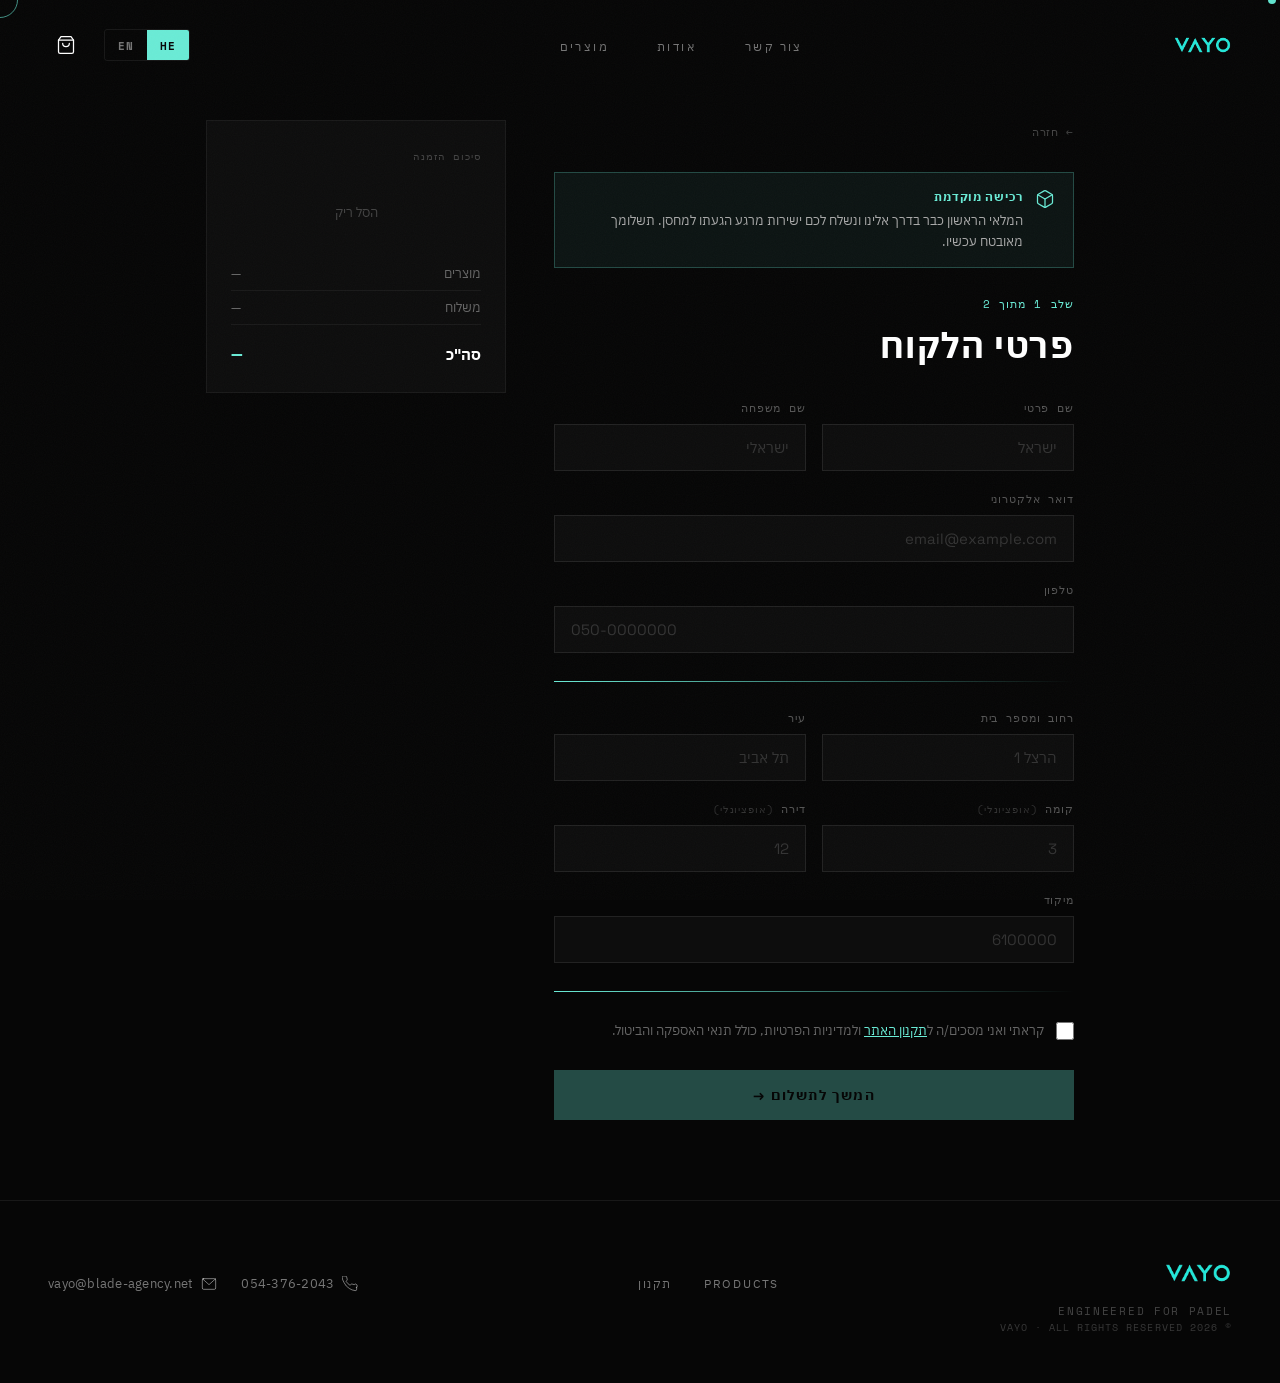
<file: html/pages/checkout.html>
<!DOCTYPE html>
<html lang="he" dir="rtl">
<head>
  <meta charset="UTF-8" />
  <meta name="viewport" content="width=device-width, initial-scale=1.0" />
  <title>פרטי הזמנה - VAYO</title>
  <link rel="stylesheet" href="../css/style.css?v=14" />
  <link rel="preconnect" href="https://fonts.googleapis.com" />
  <link rel="preconnect" href="https://fonts.gstatic.com" crossorigin />
  <link href="https://fonts.googleapis.com/css2?family=Space+Grotesk:wght@300;400;500;600;700&family=Space+Mono:wght@400;700&family=IBM+Plex+Sans+Hebrew:wght@300;400;500;700&display=swap" rel="stylesheet" />
  <!-- Meta Pixel Code -->
  <script>
  !function(f,b,e,v,n,t,s)
  {if(f.fbq)return;n=f.fbq=function(){n.callMethod?
  n.callMethod.apply(n,arguments):n.queue.push(arguments)};
  if(!f._fbq)f._fbq=n;n.push=n;n.loaded=!0;n.version='2.0';
  n.queue=[];t=b.createElement(e);t.async=!0;
  t.src=v;s=b.getElementsByTagName(e)[0];
  s.parentNode.insertBefore(t,s)}(window, document,'script',
  'https://connect.facebook.net/en_US/fbevents.js');
  fbq('init', '1798460304676639');
  fbq('track', 'PageView');
  </script>
  <noscript><img height="1" width="1" style="display:none"
  src="https://www.facebook.com/tr?id=1798460304676639&ev=PageView&noscript=1"
  /></noscript>
  <!-- End Meta Pixel Code -->
  <style>
    .checkout-wrap {
      min-height: 100vh;
      padding: 120px 24px 80px;
      display: flex;
      align-items: flex-start;
      justify-content: center;
      gap: 48px;
    }
    .checkout-form-col {
      flex: 1;
      max-width: 520px;
    }
    .checkout-summary-col {
      width: 300px;
      flex-shrink: 0;
    }
    @media (max-width: 860px) {
      .checkout-wrap { flex-direction: column; align-items: center; }
      .checkout-summary-col { width: 100%; max-width: 520px; order: -1; }
    }

    .checkout-eyebrow {
      font-family: 'Space Mono', monospace;
      font-size: 11px;
      letter-spacing: 0.1em;
      color: #6AEBD6;
      text-transform: uppercase;
      margin-bottom: 10px;
    }
    .checkout-title {
      font-size: clamp(1.6rem, 3.5vw, 2.2rem);
      font-weight: 700;
      color: #fff;
      letter-spacing: 0.04em;
      text-transform: uppercase;
      margin: 0 0 32px;
    }

    .form-group {
      margin-bottom: 20px;
    }
    .form-group label {
      display: block;
      font-family: 'Space Mono', monospace;
      font-size: 11px;
      letter-spacing: 0.08em;
      color: #555;
      text-transform: uppercase;
      margin-bottom: 8px;
    }
    .form-group input {
      width: 100%;
      background: #0d0d0d;
      border: 1px solid #222;
      color: #e8e8e8;
      font-family: 'Space Grotesk', 'IBM Plex Sans Hebrew', sans-serif;
      font-size: 15px;
      padding: 13px 16px;
      outline: none;
      transition: border-color 0.2s;
      box-sizing: border-box;
    }
    .form-group input:focus {
      border-color: #6AEBD6;
    }
    .form-group input::placeholder { color: #333; }

    .form-row {
      display: grid;
      grid-template-columns: 1fr 1fr;
      gap: 16px;
    }
    @media (max-width: 480px) { .form-row { grid-template-columns: 1fr; } }

    .checkout-divider {
      height: 1px;
      background: linear-gradient(90deg, #6AEBD6 0%, transparent 100%);
      margin: 28px 0;
    }

    .terms-check {
      display: flex;
      align-items: flex-start;
      gap: 12px;
      margin-bottom: 28px;
    }
    .terms-check input[type="checkbox"] {
      width: 18px;
      height: 18px;
      min-width: 18px;
      margin-top: 2px;
      accent-color: #6AEBD6;
      cursor: pointer;
    }
    .terms-check label {
      font-size: 13px;
      color: #666;
      line-height: 1.7;
      cursor: pointer;
    }
    .terms-check a {
      color: #6AEBD6;
      text-decoration: underline;
    }

    .btn-checkout {
      display: block;
      width: 100%;
      padding: 16px;
      background: #6AEBD6;
      color: #060606;
      font-family: 'Space Grotesk', 'IBM Plex Sans Hebrew', sans-serif;
      font-size: 14px;
      font-weight: 700;
      letter-spacing: 0.1em;
      text-transform: uppercase;
      border: none;
      cursor: pointer;
      transition: opacity 0.2s;
    }
    .btn-checkout:hover { opacity: 0.88; }
    .btn-checkout:disabled { opacity: 0.4; cursor: not-allowed; }

    /* ORDER SUMMARY */
    .summary-box {
      background: #0d0d0d;
      border: 1px solid #1a1a1a;
      padding: 28px 24px;
    }
    .summary-label {
      font-family: 'Space Mono', monospace;
      font-size: 10px;
      letter-spacing: 0.1em;
      color: #444;
      text-transform: uppercase;
      margin-bottom: 20px;
    }
    .summary-product {
      display: flex;
      gap: 14px;
      align-items: center;
      margin-bottom: 16px;
      padding-bottom: 16px;
      border-bottom: 1px solid #111;
    }
    .summary-product:last-of-type {
      border-bottom: none;
      margin-bottom: 0;
      padding-bottom: 0;
    }
    .summary-product img {
      width: 60px;
      height: 60px;
      object-fit: cover;
      background: #111;
    }
    .summary-product-info { flex: 1; }
    .summary-product-name {
      font-size: 12px;
      font-weight: 700;
      color: #fff;
      letter-spacing: 0.04em;
      text-transform: uppercase;
    }
    .summary-product-sub {
      font-family: 'Space Mono', monospace;
      font-size: 10px;
      color: #555;
      margin-top: 3px;
    }
    .summary-product-price {
      font-family: 'Space Mono', monospace;
      font-size: 13px;
      font-weight: 700;
      color: #6AEBD6;
      white-space: nowrap;
    }
    .summary-items { margin-bottom: 16px; }
    .summary-line {
      display: flex;
      justify-content: space-between;
      font-size: 13px;
      color: #666;
      padding: 8px 0;
      border-bottom: 1px solid #1a1a1a;
    }
    .summary-line:last-child { border-bottom: none; }
    .summary-total {
      display: flex;
      justify-content: space-between;
      padding: 16px 0 0;
      font-size: 15px;
      font-weight: 700;
      color: #fff;
      margin-top: 4px;
    }
    .summary-total span:last-child { color: #6AEBD6; }

    .summary-empty {
      font-size: 13px;
      color: #444;
      text-align: center;
      padding: 20px 0;
    }

    .checkout-back {
      display: inline-flex;
      align-items: center;
      gap: 6px;
      font-family: 'Space Mono', monospace;
      font-size: 11px;
      letter-spacing: 0.06em;
      color: #444;
      text-decoration: none;
      text-transform: uppercase;
      margin-bottom: 32px;
    }
    .checkout-back:hover { color: #6AEBD6; }

    .checkout-error {
      background: #1a0a0a;
      border: 1px solid #440000;
      color: #ff6666;
      font-size: 13px;
      padding: 12px 16px;
      margin-bottom: 20px;
      display: none;
    }

    .preorder-banner {
      background: rgba(106,235,214,0.06);
      border: 1px solid rgba(106,235,214,0.25);
      padding: 14px 18px;
      margin-bottom: 28px;
      display: flex;
      align-items: flex-start;
      gap: 12px;
    }
    .preorder-banner-icon { font-size: 20px; flex-shrink: 0; margin-top: 1px; }
    .preorder-banner-text { font-size: 13px; color: #aaa; line-height: 1.65; }
    .preorder-banner-text strong { color: #6AEBD6; display: block; margin-bottom: 3px; font-size: 12px; letter-spacing: 0.06em; text-transform: uppercase; }
  </style>
</head>
<body>

  <!-- CURSOR -->
  <div class="cursor-dot"></div>
  <div class="cursor-ring"></div>

  <!-- NAV -->
  <nav>
    <a href="../index.html" class="nav-logo">
      <img src="../images/vayo-logo.png" alt="VAYO" class="nav-logo-img" />
    </a>
    <ul class="nav-center">
      <li><a href="../index.html#products" data-i18n="nav_products">Products</a></li>
      <li><a href="../index.html#about" data-i18n="nav_about">About</a></li>
      <li><a href="../index.html#contact" data-i18n="nav_contact">Contact</a></li>
    </ul>
    <div class="nav-right">
      <button class="hamburger" aria-label="Menu">
        <span></span><span></span><span></span>
      </button>
      <div class="lang-toggle">
        <button class="lang-btn" data-lang="en">EN</button>
        <button class="lang-btn active" data-lang="he">HE</button>
      </div>
    </div>
  </nav>

  <div class="mobile-menu">
    <a href="../index.html#products" data-i18n="nav_products">Products</a>
    <a href="../index.html#about" data-i18n="nav_about">About</a>
    <a href="../index.html#contact" data-i18n="nav_contact">Contact</a>
    <div class="mobile-lang">
      <button class="lang-btn" data-lang="en">EN</button>
      <button class="lang-btn active" data-lang="he">HE</button>
    </div>
  </div>

  <div class="checkout-wrap">

    <!-- FORM -->
    <div class="checkout-form-col">
      <a href="javascript:history.back()" class="checkout-back">← חזרה</a>

      <div class="preorder-banner">
        <div class="preorder-banner-icon"><svg width="20" height="20" viewBox="0 0 24 24" fill="none" stroke="#6AEBD6" stroke-width="1.5" stroke-linecap="round" stroke-linejoin="round"><path d="M21 16V8a2 2 0 00-1-1.73l-7-4a2 2 0 00-2 0l-7 4A2 2 0 003 8v8a2 2 0 001 1.73l7 4a2 2 0 002 0l7-4A2 2 0 0021 16z"/><polyline points="3.27,6.96 12,12.01 20.73,6.96"/><line x1="12" y1="22.08" x2="12" y2="12"/></svg></div>
        <div class="preorder-banner-text">
          <strong>רכישה מוקדמת</strong>
          המלאי הראשון כבר בדרך אלינו ונשלח לכם ישירות מרגע הגעתו למחסן. תשלומך מאובטח עכשיו.
        </div>
      </div>

      <div class="checkout-eyebrow">שלב 1 מתוך 2</div>
      <h1 class="checkout-title">פרטי הלקוח</h1>

      <div class="checkout-error" id="checkout-error"></div>

      <form id="checkout-form" novalidate>
        <div class="form-row">
          <div class="form-group">
            <label for="fname">שם פרטי</label>
            <input type="text" id="fname" name="fname" placeholder="ישראל" required />
          </div>
          <div class="form-group">
            <label for="lname">שם משפחה</label>
            <input type="text" id="lname" name="lname" placeholder="ישראלי" required />
          </div>
        </div>

        <div class="form-group">
          <label for="email">דואר אלקטרוני</label>
          <input type="email" id="email" name="email" placeholder="email@example.com" required />
        </div>

        <div class="form-group">
          <label for="phone">טלפון</label>
          <input type="tel" id="phone" name="phone" placeholder="050-0000000" required />
        </div>

        <div class="checkout-divider"></div>

        <div class="form-row">
          <div class="form-group">
            <label for="street">רחוב ומספר בית</label>
            <input type="text" id="street" name="street" placeholder="הרצל 1" required />
          </div>
          <div class="form-group">
            <label for="city">עיר</label>
            <input type="text" id="city" name="city" placeholder="תל אביב" required />
          </div>
        </div>

        <div class="form-row">
          <div class="form-group">
            <label for="floor">קומה <span style="color:#333;font-size:10px;">(אופציונלי)</span></label>
            <input type="text" id="floor" name="floor" placeholder="3" />
          </div>
          <div class="form-group">
            <label for="apt">דירה <span style="color:#333;font-size:10px;">(אופציונלי)</span></label>
            <input type="text" id="apt" name="apt" placeholder="12" />
          </div>
        </div>

        <div class="form-group">
          <label for="zip">מיקוד</label>
          <input type="text" id="zip" name="zip" placeholder="6100000" required />
        </div>

        <div class="checkout-divider"></div>

        <div class="terms-check">
          <input type="checkbox" id="terms-agree" required />
          <label for="terms-agree">
            קראתי ואני מסכים/ה ל<a href="terms.html" target="_blank">תקנון האתר</a> ולמדיניות הפרטיות, כולל תנאי האספקה והביטול.
          </label>
        </div>

        <button type="submit" class="btn-checkout" id="btn-checkout" disabled>
          המשך לתשלום →
        </button>
      </form>
    </div>

    <!-- ORDER SUMMARY -->
    <div class="checkout-summary-col">
      <div class="summary-box">
        <div class="summary-label">סיכום הזמנה</div>

        <div id="summary-items" class="summary-items">
          <!-- populated by JS -->
        </div>

        <div id="summary-divider" style="height:1px;background:#1a1a1a;margin:16px 0;"></div>

        <div class="summary-line">
          <span>מוצרים</span>
          <span id="summary-price">—</span>
        </div>
        <div class="summary-line">
          <span>משלוח</span>
          <span id="summary-shipping">30 ₪</span>
        </div>
        <div class="summary-total">
          <span>סה"כ</span>
          <span id="summary-total">—</span>
        </div>
      </div>
    </div>

  </div>

  <!-- FOOTER -->
  <footer>
    <div class="footer-inner">
      <div>
        <img src="../images/vayo-logo.png" alt="VAYO" class="footer-logo-img" />
        <div class="footer-sub mono-el">Engineered for Padel</div>
      </div>
      <div class="footer-links">
        <a href="../index.html#products">Products</a>
        <a href="terms.html">תקנון</a>
      </div>
      <div class="footer-contact">
        <a href="tel:0543762043" class="footer-email"><svg width="16" height="16" viewBox="0 0 24 24" fill="none" stroke="currentColor" stroke-width="1.5" stroke-linecap="round" stroke-linejoin="round"><path d="M22 16.92v3a2 2 0 01-2.18 2 19.79 19.79 0 01-8.63-3.07A19.5 19.5 0 013.07 9.8a19.79 19.79 0 01-3.07-8.63A2 2 0 012 0h3a2 2 0 012 1.72c.127.96.361 1.903.7 2.81a2 2 0 01-.45 2.11L6.09 7.91a16 16 0 006 6l1.27-1.27a2 2 0 012.11-.45c.907.339 1.85.573 2.81.7A2 2 0 0122 16.92z"/></svg><span>054-376-2043</span></a>
        <a href="mailto:vayo@blade-agency.net" class="footer-email"><svg width="16" height="16" viewBox="0 0 24 24" fill="none" stroke="currentColor" stroke-width="1.5" stroke-linecap="round" stroke-linejoin="round"><rect x="2" y="4" width="20" height="16" rx="2"/><polyline points="2,4 12,13 22,4"/></svg><span>vayo@blade-agency.net</span></a>
      </div>
    </div>
    <div class="footer-copy mono-el">© 2026 VAYO · ALL RIGHTS RESERVED</div>
  </footer>

  <script src="../js/main.js?v=6"></script>
  <script src="../js/cart.js"></script>
  <script>
    // ── Cart summary ──────────────────────────────────────
    const cart = JSON.parse(localStorage.getItem('vayo-cart') || '[]');
    const SHIPPING = 30;

    function buildSummary() {
      const container = document.getElementById('summary-items');
      const btn       = document.getElementById('btn-checkout');

      if (cart.length === 0) {
        container.innerHTML = '<div class="summary-empty">הסל ריק</div>';
        document.getElementById('summary-price').textContent = '—';
        document.getElementById('summary-total').textContent = '—';
        document.getElementById('summary-shipping').textContent = '—';
        document.getElementById('summary-divider').style.display = 'none';
        // Keep btn disabled regardless of checkbox
        btn.disabled = true;
        btn.style.opacity = '0.3';
        return;
      }

      let subtotal = 0;
      let html = '';
      for (const item of cart) {
        const lineTotal = item.price * item.qty;
        subtotal += lineTotal;
        html += `
          <div class="summary-product">
            <img src="${item.img || '../images/vayo-logo.png'}" alt="${item.name}" />
            <div class="summary-product-info">
              <div class="summary-product-name">${item.name}</div>
              <div class="summary-product-sub">${item.variant ? item.variant + ' · ' : ''}כמות: ${item.qty}</div>
            </div>
            <div class="summary-product-price">${lineTotal} ₪</div>
          </div>`;
      }
      container.innerHTML = html;
      document.getElementById('summary-price').textContent    = subtotal + ' ₪';
      document.getElementById('summary-shipping').textContent = SHIPPING + ' ₪';
      document.getElementById('summary-total').textContent    = (subtotal + SHIPPING) + ' ₪';
    }

    buildSummary();

    // ── Enable submit only when checkbox checked + cart not empty ──
    const checkbox = document.getElementById('terms-agree');
    const btn      = document.getElementById('btn-checkout');
    checkbox.addEventListener('change', () => {
      btn.disabled = !checkbox.checked || cart.length === 0;
    });

    // ── Form submit → Morning payment ─────────────────────
    document.getElementById('checkout-form').addEventListener('submit', async function(e) {
      e.preventDefault();

      if (cart.length === 0) return;

      const errorEl = document.getElementById('checkout-error');
      errorEl.style.display = 'none';

      btn.disabled     = true;
      btn.textContent  = 'מעבד...';

      const fname  = document.getElementById('fname').value.trim();
      const lname  = document.getElementById('lname').value.trim();
      const email  = document.getElementById('email').value.trim();
      const phone  = document.getElementById('phone').value.trim();
      const street = document.getElementById('street').value.trim();
      const city   = document.getElementById('city').value.trim();

      if (!fname || !lname || !email || !phone || !street || !city || !document.getElementById('zip').value.trim()) {
        errorEl.textContent   = 'יש למלא את כל השדות הנדרשים.';
        errorEl.style.display = 'block';
        btn.disabled    = false;
        btn.textContent = 'המשך לתשלום →';
        return;
      }

      try {
        const res = await fetch('/api/payment', {
          method:  'POST',
          headers: { 'Content-Type': 'application/json' },
          body: JSON.stringify({
            items:    cart,
            customer: {
              name:    fname + ' ' + lname,
              email:   email,
              phone:   phone,
              address: [street, city, document.getElementById('floor').value.trim() ? 'קומה ' + document.getElementById('floor').value.trim() : '', document.getElementById('apt').value.trim() ? 'דירה ' + document.getElementById('apt').value.trim() : '', document.getElementById('zip').value.trim()].filter(Boolean).join(', ')
            }
          })
        });

        const data = await res.json();

        if (data.url) {
          // Save order ID so success page can confirm
          if (data.order) sessionStorage.setItem('vayo-order', data.order);
          window.location.href = data.url;
        } else {
          errorEl.textContent   = 'שגיאה בעיבוד התשלום. אנא נסה שוב.';
          errorEl.style.display = 'block';
          btn.disabled    = false;
          btn.textContent = 'המשך לתשלום →';
        }
      } catch (err) {
        errorEl.textContent   = 'שגיאת חיבור. בדוק חיבור לאינטרנט ונסה שוב.';
        errorEl.style.display = 'block';
        btn.disabled    = false;
        btn.textContent = 'המשך לתשלום →';
      }
    });
  </script>
</body>
</html>
</file>
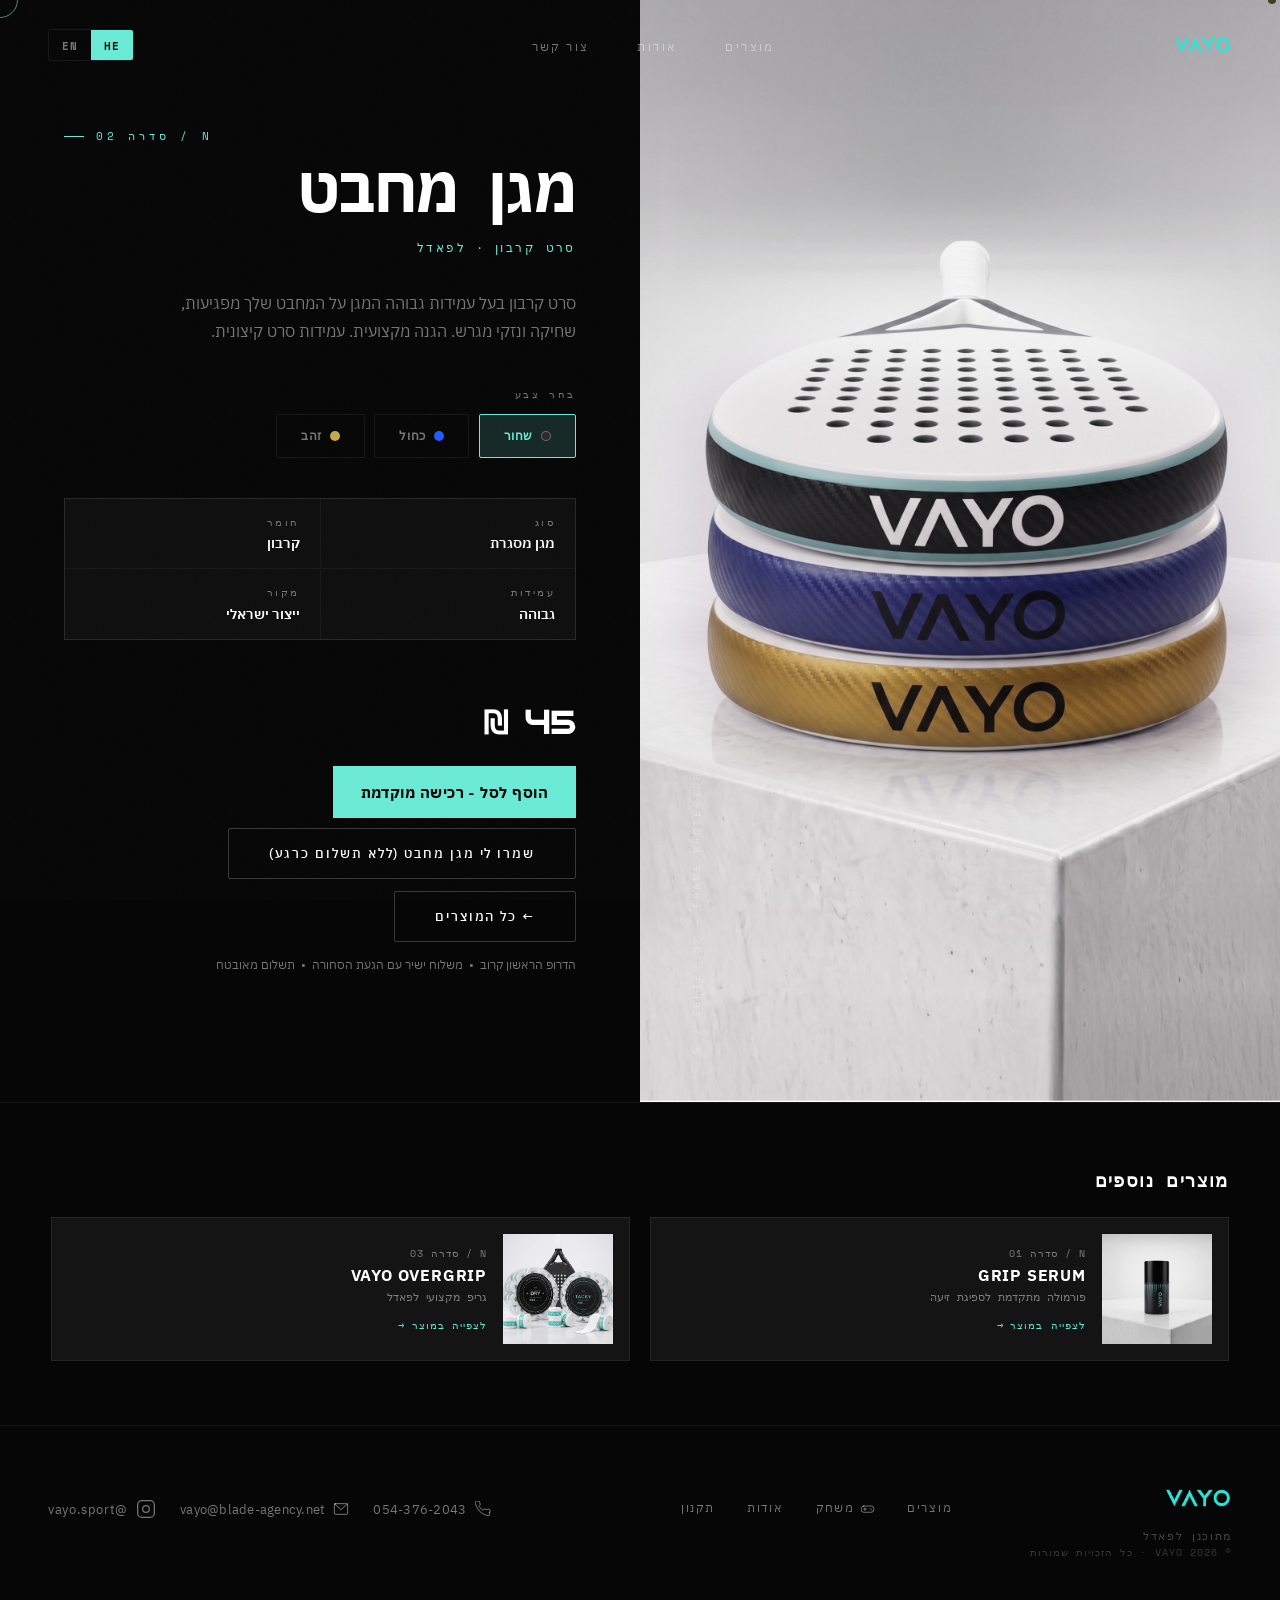
<file: html/pages/frame-protector.html>
<!DOCTYPE html>
<html lang="en">
<head>
  <meta charset="UTF-8" />
  <meta name="viewport" content="width=device-width, initial-scale=1.0" />
  <title>FRAME PROTECTOR - VAYO</title>
  <link rel="stylesheet" href="../css/style.css" />
  <link rel="preconnect" href="https://fonts.googleapis.com" />
  <link rel="preconnect" href="https://fonts.gstatic.com" crossorigin />
  <link href="https://fonts.googleapis.com/css2?family=Space+Grotesk:wght@300;400;500;600;700&family=Space+Mono:wght@400;700&family=IBM+Plex+Sans+Hebrew:wght@300;400;500;700&display=swap" rel="stylesheet" />
  <!-- Meta Pixel Code -->
  <script>
  !function(f,b,e,v,n,t,s)
  {if(f.fbq)return;n=f.fbq=function(){n.callMethod?
  n.callMethod.apply(n,arguments):n.queue.push(arguments)};
  if(!f._fbq)f._fbq=n;n.push=n;n.loaded=!0;n.version='2.0';
  n.queue=[];t=b.createElement(e);t.async=!0;
  t.src=v;s=b.getElementsByTagName(e)[0];
  s.parentNode.insertBefore(t,s)}(window, document,'script',
  'https://connect.facebook.net/en_US/fbevents.js');
  fbq('init', '1798460304676639');
  fbq('track', 'PageView');
  </script>
  <noscript><img height="1" width="1" style="display:none"
  src="https://www.facebook.com/tr?id=1798460304676639&ev=PageView&noscript=1"
  /></noscript>
  <!-- End Meta Pixel Code -->
</head>
<body>

  <div class="cursor-dot"></div>
  <div class="cursor-ring"></div>

  <!-- NAV -->
  <nav>
    <a href="../index.html" class="nav-logo"><img src="../images/vayo-logo.png" alt="VAYO" class="nav-logo-img" /></a>
    <ul class="nav-center">
      <li><a href="../index.html#contact" data-i18n="nav_contact">Contact</a></li>
      <li><a href="../index.html#about" data-i18n="nav_about">About</a></li>
      <li><a href="/padel/" class="nav-game-link" data-i18n="nav_game">משחק</a></li>
      <li><a href="../index.html#products" data-i18n="nav_products">Products</a></li>
    </ul>
    <div class="nav-right">
      <div class="lang-toggle">
        <button class="lang-btn" data-lang="en">EN</button>
        <button class="lang-btn active" data-lang="he">HE</button>
      </div>
      <button class="hamburger"><span></span><span></span><span></span></button>
    </div>
  </nav>
  <div class="mobile-menu">
    <a href="../index.html#products" data-i18n="nav_products">Products</a>
    <a href="/padel/" class="nav-game-link" data-i18n="nav_game"><svg width="15" height="15" viewBox="0 0 24 24" fill="none" stroke="currentColor" stroke-width="1.5" stroke-linecap="round" stroke-linejoin="round" style="vertical-align:middle;margin-bottom:2px"><rect x="2" y="8" width="20" height="10" rx="4"/><path d="M6 13h4M8 11v4"/><circle cx="16" cy="12" r="1" fill="currentColor" stroke="none"/><circle cx="18" cy="14" r="1" fill="currentColor" stroke="none"/></svg> משחק</a>
    <a href="../index.html#about" data-i18n="nav_about">About</a>
    <a href="../index.html#contact" data-i18n="nav_contact">Contact</a>
  </div>

  <!-- PRODUCT HERO -->
  <div class="prod-hero">
    <div class="prod-hero-visual">
      <img id="frame-img" src="../images/products/frame-general-h.jpg" alt="FRAME PROTECTOR" />
      <div class="prod-visual-label mono-el">N / SERIES 02 — FRAME PROTECTOR</div>
    </div>

    <div class="prod-hero-content">
      <div class="prod-series mono-el" data-i18n="fp_series">N / SERIES 02</div>
      <h1 class="prod-name" data-i18n="fp_name">FRAME<br/>PROTECTOR</h1>
      <div class="prod-subtitle mono-el" data-i18n="fp_sub">Carbon Tape · For Padel</div>
      <p class="prod-desc" data-i18n="fp_desc">
        High resistance carbon tape that shields your racket from impacts, abrasion and court damage. Pro protection. Extreme tape resistance.
      </p>

      <div class="pack-label-txt mono-el" data-i18n="color_lbl">Select Color</div>
      <div class="pack-btns color-btns">
        <button class="pack-btn active mono-el" data-color="black"><span class="color-dot" style="background:#2a2a2a;border:1px solid rgba(255,255,255,0.3);"></span><span data-i18n="col_black">BLACK</span></button>
        <button class="pack-btn mono-el" data-color="blue"><span class="color-dot" style="background:#1f5cff;"></span><span data-i18n="col_blue">BLUE</span></button>
        <button class="pack-btn mono-el" data-color="gold"><span class="color-dot" style="background:#c9a84c;"></span><span data-i18n="col_gold">GOLD</span></button>
      </div>

      <div class="prod-specs-grid">
        <div class="spec-cell">
          <div class="spec-k mono-el" data-i18n="sk_type">Type</div>
          <div class="spec-v" data-i18n="fp_sv_type">Frame Protector</div>
        </div>
        <div class="spec-cell">
          <div class="spec-k mono-el" data-i18n="sk_mat">Material</div>
          <div class="spec-v" data-i18n="fp_sv_mat">Carbon</div>
        </div>
        <div class="spec-cell">
          <div class="spec-k mono-el" data-i18n="fp_sk_res">Resistance</div>
          <div class="spec-v" data-i18n="fp_sv_res">High</div>
        </div>
        <div class="spec-cell">
          <div class="spec-k mono-el" data-i18n="sk_orig">Origin</div>
          <div class="spec-v" data-i18n="sv_orig">Made in IL</div>
        </div>
      </div>

      <!-- PRICE DISPLAY -->
      <div class="sr-price-row" style="margin-top: 1.5rem;">
        <span class="sr-launch-price">45 ₪</span>
      </div>

      <!-- BUTTONS -->
      <div class="buy-row" style="margin-top:1.5rem;flex-direction:column;gap:10px;align-items:flex-start;">
        <button class="btn-reserve" id="btn-preorder">הוסף לסל - רכישה מוקדמת</button>
        <div style="display:flex;gap:12px;align-items:center;flex-wrap:wrap;">
          <button class="btn-outline" id="btn-reserve" style="cursor:pointer;">שריין ללא תשלום</button>
          <a href="../index.html#products" class="btn-outline" data-i18n="btn_back">← All Products</a>
        </div>
      </div>
      <div class="sr-microcopy" id="sr-microcopy">הדרופ הראשון קרוב &nbsp;•&nbsp; משלוח ישיר עם הגעת הסחורה &nbsp;•&nbsp; תשלום מאובטח</div>
    </div>
  </div>

  <!-- RESERVE MODAL -->
  <div class="sr-overlay" id="sr-overlay">
    <div class="sr-modal" role="dialog" aria-modal="true">
      <button class="sr-modal-close" id="sr-close" aria-label="סגור">✕</button>

      <div id="sr-form-wrap">
        <h2 class="sr-modal-title" id="sr-modal-title">שריינו מגן מחבט מהמלאי הבא – שלמו רק כשיגיע</h2>
        <p class="sr-modal-sub" id="sr-modal-sub">בגלל הביקוש והמלאי המוגבל של הדרופ הקרוב, שריינו לעצמכם מגן מחבט עכשיו ללא שום התחייבות כספית. ברגע שהמלאי יתחדש, תקבלו הודעת וואטסאפ עם לינק לתשלום במחיר ההשקה המוזל לפני כולם.</p>

        <form id="sr-form" novalidate>
          <div class="sr-field">
            <label class="sr-label" id="lbl-name">שם מלא *</label>
            <input class="sr-input" id="sr-name" type="text" autocomplete="name" />
            <div class="sr-err" id="err-name"></div>
          </div>
          <div class="sr-field">
            <label class="sr-label" id="lbl-phone">טלפון / וואטסאפ *</label>
            <input class="sr-input" id="sr-phone" type="tel" autocomplete="tel" inputmode="tel" />
            <div class="sr-err" id="err-phone"></div>
          </div>
          <div class="sr-field">
            <label class="sr-label" id="lbl-email">אימייל *</label>
            <input class="sr-input" id="sr-email" type="email" autocomplete="email" inputmode="email" />
            <div class="sr-err" id="err-email"></div>
          </div>
          <div class="sr-field">
            <label class="sr-label" id="lbl-color">צבע</label>
            <div class="sr-modal-pills" id="mpills-color">
              <button type="button" class="sr-modal-pill active" data-color="black" id="mpill-black">BLACK</button>
              <button type="button" class="sr-modal-pill" data-color="blue" id="mpill-blue">BLUE</button>
              <button type="button" class="sr-modal-pill" data-color="gold" id="mpill-gold">GOLD</button>
            </div>
          </div>
          <button type="submit" class="btn-reserve-submit" id="sr-submit">שריינו לי מגן מחבט</button>
        </form>
      </div>

      <div class="sr-success" id="sr-success">
        <div class="sr-success-icon"><svg width="44" height="44" viewBox="0 0 44 44" fill="none" stroke="#6AEBD6" stroke-width="2" stroke-linecap="round" stroke-linejoin="round"><circle cx="22" cy="22" r="18"/><polyline points="14,22 20,28 30,16"/></svg></div>
        <h3 class="sr-success-title" id="sr-success-title">מגן המחבט שלך שוריין בהצלחה!</h3>
        <p class="sr-success-msg" id="sr-success-msg">אין צורך לשלם כרגע. נעדכן אותך בוואטסאפ ברגע שהמלאי יתחדש עם הלינק להזמנה במחיר המוזל.</p>
      </div>
    </div>
  </div>

  <!-- RELATED PRODUCTS -->
  <section class="related-section">
    <div class="related-eyebrow mono-el" data-i18n="rel_title">More Products</div>
    <div class="related-grid">
      <a href="serum.html" class="related-card">
        <img src="../images/products/serum.jpg" alt="GRIP SERUM" class="related-card-img" onerror="this.style.display='none'" />
        <div class="related-card-body">
          <div class="related-card-series mono-el" data-i18n="p3_series">N / SERIES 01</div>
          <div class="related-card-name" data-i18n="p3_name">GRIP SERUM</div>
          <div class="related-card-sub mono-el" data-i18n="p3_sub">Anti-Slip Formula</div>
          <div class="related-card-link mono-el"><span data-i18n="p3_link">View Product</span> →</div>
        </div>
      </a>
      <a href="grip.html" class="related-card">
        <img src="../images/products/grip-general-h.jpg" alt="VAYO Overgrip" class="related-card-img" />
        <div class="related-card-body">
          <div class="related-card-series mono-el" data-i18n="p1_series">N / SERIES 03</div>
          <div class="related-card-name" data-i18n="p1_name">VAYO Overgrip</div>
          <div class="related-card-sub mono-el" data-i18n="p1_sub">Pro Padel Overgrip</div>
          <div class="related-card-link mono-el"><span data-i18n="p1_link">View Product</span> →</div>
        </div>
      </a>
    </div>
  </section>

  <!-- FOOTER -->
  <footer>
    <div class="footer-inner">
      <div>
        <img src="../images/vayo-logo.png" alt="VAYO" class="footer-logo-img" />
        <div class="footer-sub mono-el" data-i18n="footer_sub">Engineered for Padel</div>
      </div>
      <div class="footer-links">
        <a href="../index.html#products" data-i18n="f_products">Products</a>
        <a href="/padel/" class="nav-game-link" data-i18n="nav_game"><svg width="15" height="15" viewBox="0 0 24 24" fill="none" stroke="currentColor" stroke-width="1.5" stroke-linecap="round" stroke-linejoin="round" style="vertical-align:middle;margin-bottom:2px"><rect x="2" y="8" width="20" height="10" rx="4"/><path d="M6 13h4M8 11v4"/><circle cx="16" cy="12" r="1" fill="currentColor" stroke="none"/><circle cx="18" cy="14" r="1" fill="currentColor" stroke="none"/></svg> משחק</a>
    <a href="../index.html#about" data-i18n="f_about">About</a>
        <a href="terms.html" data-i18n="f_terms">תקנון</a>
      </div>
      <div class="footer-contact">
        <a href="tel:0543762043" class="footer-email"><svg width="16" height="16" viewBox="0 0 24 24" fill="none" stroke="currentColor" stroke-width="1.5" stroke-linecap="round" stroke-linejoin="round"><path d="M22 16.92v3a2 2 0 01-2.18 2 19.79 19.79 0 01-8.63-3.07A19.5 19.5 0 013.07 9.8a19.79 19.79 0 01-3.07-8.63A2 2 0 012 0h3a2 2 0 012 1.72c.127.96.361 1.903.7 2.81a2 2 0 01-.45 2.11L6.09 7.91a16 16 0 006 6l1.27-1.27a2 2 0 012.11-.45c.907.339 1.85.573 2.81.7A2 2 0 0122 16.92z"/></svg><span>054-376-2043</span></a>
        <a href="mailto:vayo@blade-agency.net" class="footer-email"><svg width="16" height="16" viewBox="0 0 24 24" fill="none" stroke="currentColor" stroke-width="1.5" stroke-linecap="round" stroke-linejoin="round"><rect x="2" y="4" width="20" height="16" rx="2"/><polyline points="2,4 12,13 22,4"/></svg><span>vayo@blade-agency.net</span></a>
        <a href="https://www.instagram.com/vayo.sport/" target="_blank" rel="noopener noreferrer" class="footer-instagram"><svg width="20" height="20" viewBox="0 0 24 24" fill="none" stroke="currentColor" stroke-width="1.5" stroke-linecap="round" stroke-linejoin="round"><rect x="2" y="2" width="20" height="20" rx="5" ry="5"/><circle cx="12" cy="12" r="4"/><circle cx="17.5" cy="6.5" r="0.5" fill="currentColor" stroke="none"/></svg><span>@vayo.sport</span></a>
      </div>
      </div>
      <div class="footer-copy mono-el" data-i18n="footer_copy">© 2026 VAYO · ALL RIGHTS RESERVED</div>
    </div>
  </footer>

  <style>
    /* ── Price Row ── */
    .sr-price-row { display: flex; align-items: baseline; gap: 0.75rem; margin-top: 1.25rem; }
    .sr-launch-price { font-size: 2rem; font-weight: 700; color: var(--white); font-family: var(--azonix); }
    .sr-launch-tag { font-size: 0.65rem; letter-spacing: 0.15em; color: var(--teal); text-transform: uppercase; }

    /* ── Reserve Button ── */
    .btn-reserve {
      display: inline-block; padding: 1rem 1.75rem; background: var(--teal);
      color: var(--black); font-family: var(--font); font-size: 0.95rem;
      font-weight: 700; letter-spacing: 0.03em; border: none; cursor: pointer;
      transition: opacity .2s; white-space: nowrap;
    }
    .btn-reserve:hover { opacity: 0.88; }
    .sr-microcopy { font-size: 0.72rem; color: var(--gray); margin-top: 0.85rem; line-height: 1.6; }

    /* ── Modal Overlay ── */
    .sr-overlay {
      display: none; position: fixed; inset: 0; background: rgba(0,0,0,0.82);
      z-index: 999; align-items: center; justify-content: center; padding: 1rem;
    }
    .sr-overlay.open { display: flex; }
    .sr-modal {
      position: relative; background: var(--dark); border: 1px solid var(--border);
      width: 100%; max-width: 520px; max-height: 90vh; overflow-y: auto;
      padding: 2.5rem 2rem; direction: rtl;
    }
    .sr-modal-close {
      position: absolute; top: 1rem; left: 1rem; background: none; border: none;
      color: var(--gray); font-size: 1.2rem; cursor: pointer; line-height: 1;
    }
    .sr-modal-close:hover { color: var(--white); }
    .sr-modal-title { font-size: 1.2rem; font-weight: 700; line-height: 1.4; margin-bottom: 0.75rem; }
    .sr-modal-sub { font-size: 0.85rem; color: var(--gray); line-height: 1.7; margin-bottom: 1.75rem; }

    /* ── Form ── */
    .sr-field { margin-bottom: 1.1rem; }
    .sr-label { display: block; font-size: 0.72rem; letter-spacing: 0.12em; color: var(--gray); margin-bottom: 0.4rem; font-family: var(--mono); }
    .sr-input {
      width: 100%; background: var(--card); border: 1px solid var(--border);
      color: var(--white); font-family: var(--font); font-size: 0.95rem;
      padding: 0.75rem 1rem; outline: none; direction: rtl; transition: border-color .2s;
    }
    .sr-input:focus { border-color: var(--teal); }
    .sr-input.invalid { border-color: #ff4d4d; }
    .sr-err { font-size: 0.72rem; color: #ff6b6b; margin-top: 0.3rem; min-height: 1em; }
    .sr-modal-pills { display: flex; gap: 0.6rem; flex-wrap: wrap; }
    .sr-modal-pill {
      padding: 0.55rem 1rem; border: 1px solid var(--border); background: var(--dark);
      color: var(--white); font-family: var(--font); font-size: 0.85rem;
      cursor: pointer; transition: border-color .2s, background .2s;
    }
    .sr-modal-pill:hover { border-color: var(--teal); }
    .sr-modal-pill.active { border-color: var(--teal); background: var(--teal-mid); color: var(--teal); }
    .btn-reserve-submit {
      width: 100%; margin-top: 1.25rem; padding: 1rem; background: var(--teal);
      color: var(--black); font-family: var(--font); font-size: 1rem;
      font-weight: 700; border: none; cursor: pointer; transition: opacity .2s;
    }
    .btn-reserve-submit:hover { opacity: 0.88; }
    .btn-reserve-submit:disabled { opacity: 0.5; cursor: not-allowed; }

    /* ── Success State ── */
    .sr-success { display: none; text-align: center; padding: 1rem 0; }
    .sr-success-icon { font-size: 3rem; margin-bottom: 1rem; }
    .sr-success-title { font-size: 1.25rem; font-weight: 700; margin-bottom: 0.75rem; color: var(--teal); }
    .sr-success-msg { font-size: 0.9rem; color: var(--gray); line-height: 1.7; }

    @media (max-width: 480px) {
      .sr-modal { padding: 2rem 1.25rem; }
      .sr-launch-price { font-size: 1.6rem; }
    }
  </style>

  <script src="../js/main.js"></script>
  <script>
    const pageT = {
      en: {
        fp_series:"N / SERIES 02", fp_name:"FRAME\nPROTECTOR", fp_sub:"Carbon Tape · For Padel",
        fp_desc:"High resistance carbon tape that shields your racket from impacts, abrasion and court damage. Pro protection. Extreme tape resistance.",
        sk_type:"Type", fp_sv_type:"Frame Protector",
        sk_mat:"Material", fp_sv_mat:"Carbon",
        fp_sk_res:"Resistance", fp_sv_res:"High",
        sk_orig:"Origin", sv_orig:"Made in IL",
        color_lbl:"Select Color", col_black:"BLACK", col_blue:"BLUE", col_gold:"GOLD",
        btn_back:"← All Products",
        footer_sub:"Engineered for Padel", f_products:"Products", f_about:"About", f_contact:"Contact",
        footer_copy:"© 2026 VAYO · ALL RIGHTS RESERVED",
        nav_products:"Products", nav_about:"About", nav_contact:"Contact",
      },
      he: {
        fp_series:"N / סדרה 02", fp_name:"מגן\nמחבט", fp_sub:"סרט קרבון · לפאדל",
        fp_desc:"סרט קרבון בעל עמידות גבוהה המגן על המחבט שלך מפגיעות, שחיקה ונזקי מגרש. הגנה מקצועית. עמידות סרט קיצונית.",
        sk_type:"סוג", fp_sv_type:"מגן מסגרת",
        sk_mat:"חומר", fp_sv_mat:"קרבון",
        fp_sk_res:"עמידות", fp_sv_res:"גבוהה",
        sk_orig:"מקור", sv_orig:"ייצור ישראלי",
        color_lbl:"בחר צבע", col_black:"שחור", col_blue:"כחול", col_gold:"זהב",
        btn_back:"← כל המוצרים",
        footer_sub:"מתוכנן לפאדל", f_products:"מוצרים", f_about:"אודות", f_contact:"צור קשר",
        footer_copy:"© 2026 VAYO · כל הזכויות שמורות",
        nav_products:"מוצרים", nav_about:"אודות", nav_contact:"צור קשר",
      }
    };

    const reserveT = {
      en: {
        priceTag: '',
        reserveBtn: 'Reserve My Frame Protector (No Payment Now)',
        microcopy: 'First drop coming soon  •  Ships directly upon arrival  •  Secure payment',
        modalTitle: 'Reserve a Frame Protector From the Next Drop – Pay Only When It Arrives',
        modalSub: 'Due to high demand and limited stock in the upcoming drop, reserve yours now with no financial commitment. Once the stock arrives, you\'ll receive a WhatsApp message with a payment link at the exclusive launch price.',
        lblName: 'Full Name *', lblPhone: 'Phone / WhatsApp *', lblEmail: 'Email *', lblColor: 'Color',
        mpillBlack: 'BLACK', mpillBlue: 'BLUE', mpillGold: 'GOLD',
        submitBtn: 'Reserve My Frame Protector',
        successTitle: 'Your frame protector has been reserved!',
        successMsg: 'No payment needed now. We\'ll update you on WhatsApp the moment the stock arrives with your discounted order link.',
        errRequired: 'Required field', errPhone: 'Enter a valid phone number', errEmail: 'Enter a valid email',
      },
      he: {
        priceTag: '',
        reserveBtn: 'שמרו לי מגן מחבט (ללא תשלום כרגע)',
        microcopy: 'הדרופ הראשון קרוב \u00a0•\u00a0 משלוח ישיר עם הגעת הסחורה \u00a0•\u00a0 תשלום מאובטח',
        modalTitle: 'שריינו מגן מחבט מהמלאי הבא – שלמו רק כשיגיע',
        modalSub: 'בגלל הביקוש והמלאי המוגבל של הדרופ הקרוב, שריינו לעצמכם מגן מחבט עכשיו ללא שום התחייבות כספית. ברגע שהמלאי יתחדש, תקבלו הודעת וואטסאפ עם לינק לתשלום במחיר ההשקה המוזל לפני כולם.',
        lblName: 'שם מלא *', lblPhone: 'טלפון / וואטסאפ *', lblEmail: 'אימייל *', lblColor: 'צבע',
        mpillBlack: 'שחור', mpillBlue: 'כחול', mpillGold: 'זהב',
        submitBtn: 'שריינו לי מגן מחבט',
        successTitle: 'מגן המחבט שלך שוריין בהצלחה!',
        successMsg: 'אין צורך לשלם כרגע. נעדכן אותך בוואטסאפ ברגע שהמלאי יתחדש עם הלינק להזמנה במחיר המוזל.',
        errRequired: 'שדה חובה', errPhone: 'מספר טלפון לא תקין', errEmail: 'כתובת אימייל לא תקינה',
      }
    };

    const frameImgs = {
      desktop: { default: '../images/products/frame-general.jpg', black: '../images/products/frame-black.jpg', blue: '../images/products/frame-blue.jpg', gold: '../images/products/frame-gold.jpg' },
      mobile:  { default: '../images/products/frame-general-h.jpg', black: '../images/products/frame-black-h.jpg', blue: '../images/products/frame-blue-h.jpg', gold: '../images/products/frame-gold-h.jpg' }
    };

    let selectedColor = 'black';

    function applyReserveT(lang) {
      const t = reserveT[lang] || reserveT.he;
      const $ = id => document.getElementById(id);
      if ($('fp-price-tag'))   $('fp-price-tag').textContent   = t.priceTag;
      if ($('btn-reserve'))    $('btn-reserve').textContent    = t.reserveBtn;
      if ($('sr-microcopy'))   $('sr-microcopy').textContent   = t.microcopy;
      if ($('sr-modal-title')) $('sr-modal-title').textContent = t.modalTitle;
      if ($('sr-modal-sub'))   $('sr-modal-sub').textContent   = t.modalSub;
      if ($('lbl-name'))       $('lbl-name').textContent       = t.lblName;
      if ($('lbl-phone'))      $('lbl-phone').textContent      = t.lblPhone;
      if ($('lbl-email'))      $('lbl-email').textContent      = t.lblEmail;
      if ($('lbl-color'))      $('lbl-color').textContent      = t.lblColor;
      if ($('mpill-black'))    $('mpill-black').textContent    = t.mpillBlack;
      if ($('mpill-blue'))     $('mpill-blue').textContent     = t.mpillBlue;
      if ($('mpill-gold'))     $('mpill-gold').textContent     = t.mpillGold;
      if ($('sr-submit'))      $('sr-submit').textContent      = t.submitBtn;
      if ($('sr-success-title')) $('sr-success-title').textContent = t.successTitle;
      if ($('sr-success-msg'))   $('sr-success-msg').textContent  = t.successMsg;
    }

    function syncModalColor(color) {
      document.querySelectorAll('#mpills-color .sr-modal-pill').forEach(p => {
        p.classList.toggle('active', p.dataset.color === color);
      });
    }

    function closeModal() {
      document.getElementById('sr-overlay').classList.remove('open');
      document.body.style.overflow = '';
    }

    document.addEventListener('DOMContentLoaded', () => {
      Object.keys(pageT).forEach(l => Object.assign(translations[l], pageT[l]));
      const lang = localStorage.getItem('vayo-lang') || 'he';
      setLang(lang);
      applyReserveT(lang);

      document.querySelectorAll('.lang-btn').forEach(btn => {
        btn.addEventListener('click', () => applyReserveT(btn.dataset.lang));
      });

      if (window.innerWidth > 768) {
        document.getElementById('frame-img').src = '../images/products/frame-general.jpg';
      }

      // Color buttons on product page
      document.querySelectorAll('.color-btns .pack-btn').forEach(btn => {
        btn.addEventListener('click', () => {
          document.querySelectorAll('.color-btns .pack-btn').forEach(b => b.classList.remove('active'));
          btn.classList.add('active');
          selectedColor = btn.dataset.color;
          const img = document.getElementById('frame-img');
          const map = window.innerWidth <= 768 ? frameImgs.mobile : frameImgs.desktop;
          img.style.opacity = '0';
          setTimeout(() => { img.src = map[btn.dataset.color]; img.style.opacity = '1'; }, 200);
          syncModalColor(selectedColor);
        });
      });

      // Modal open/close
      document.getElementById('btn-reserve').addEventListener('click', () => {
        document.getElementById('sr-overlay').classList.add('open');
        document.body.style.overflow = 'hidden';
        syncModalColor(selectedColor);
      });
      document.getElementById('sr-close').addEventListener('click', closeModal);
      document.getElementById('sr-overlay').addEventListener('click', e => {
        if (e.target === document.getElementById('sr-overlay')) closeModal();
      });
      document.addEventListener('keydown', e => { if (e.key === 'Escape') closeModal(); });

      // Modal color pills
      document.querySelectorAll('#mpills-color .sr-modal-pill').forEach(pill => {
        pill.addEventListener('click', () => {
          document.querySelectorAll('#mpills-color .sr-modal-pill').forEach(p => p.classList.remove('active'));
          pill.classList.add('active');
          selectedColor = pill.dataset.color;
          // Sync back to product page
          document.querySelectorAll('.color-btns .pack-btn').forEach(p => {
            p.classList.toggle('active', p.dataset.color === selectedColor);
          });
          const img = document.getElementById('frame-img');
          const map = window.innerWidth <= 768 ? frameImgs.mobile : frameImgs.desktop;
          img.style.opacity = '0';
          setTimeout(() => { img.src = map[selectedColor]; img.style.opacity = '1'; }, 200);
        });
      });

      // Form submit
      document.getElementById('sr-form').addEventListener('submit', async e => {
        e.preventDefault();
        const lang = localStorage.getItem('vayo-lang') || 'he';
        const t = reserveT[lang] || reserveT.he;
        let valid = true;

        const name  = document.getElementById('sr-name').value.trim();
        const phone = document.getElementById('sr-phone').value.trim();
        const email = document.getElementById('sr-email').value.trim();

        ['name','phone','email'].forEach(f => {
          document.getElementById('sr-' + f).classList.remove('invalid');
          document.getElementById('err-' + f).textContent = '';
        });

        if (!name) {
          document.getElementById('sr-name').classList.add('invalid');
          document.getElementById('err-name').textContent = t.errRequired;
          valid = false;
        }
        if (!phone || !/^[\d\s\-+()]{7,15}$/.test(phone)) {
          document.getElementById('sr-phone').classList.add('invalid');
          document.getElementById('err-phone').textContent = t.errPhone;
          valid = false;
        }
        if (!email || !/^[^\s@]+@[^\s@]+\.[^\s@]+$/.test(email)) {
          document.getElementById('sr-email').classList.add('invalid');
          document.getElementById('err-email').textContent = t.errEmail;
          valid = false;
        }
        if (!valid) return;

        const btn = document.getElementById('sr-submit');
        btn.disabled = true;

        const colorMap = { black: 'BLACK', blue: 'BLUE', gold: 'GOLD' };
        const sizeStr = 'Frame Protector · ' + (colorMap[selectedColor] || 'BLACK');
        try {
          const res = await fetch('/api/reserve', {
            method: 'POST',
            headers: { 'Content-Type': 'application/json' },
            body: JSON.stringify({ name, phone, email, size: sizeStr })
          });
          if (!res.ok) throw new Error('server error');
          document.getElementById('sr-form-wrap').style.display = 'none';
          document.getElementById('sr-success').style.display = 'block';
        } catch {
          btn.disabled = false;
          alert(lang === 'he' ? 'שגיאה בשרת, נסו שוב.' : 'Server error, please try again.');
        }
      });
    });

      // ── Pre-order: add to cart ────────────────────────────
      document.getElementById('btn-preorder').addEventListener('click', function() {
        const activeColor = document.querySelector('.color-btns .pack-btn.active');
        const colorLabel  = activeColor ? activeColor.querySelector('span:last-child').textContent.trim() : 'BLACK';
        if (window.VayoCart) {
          VayoCart.add({
            id:      'frame-protector',
            name:    'FRAME PROTECTOR',
            variant: colorLabel + ' · משלוח ינואר',
            price:   45,
            img:     '../images/products/frame-general-h.jpg'
          });
        }
      });
  </script>
</body>
</html>
</file>
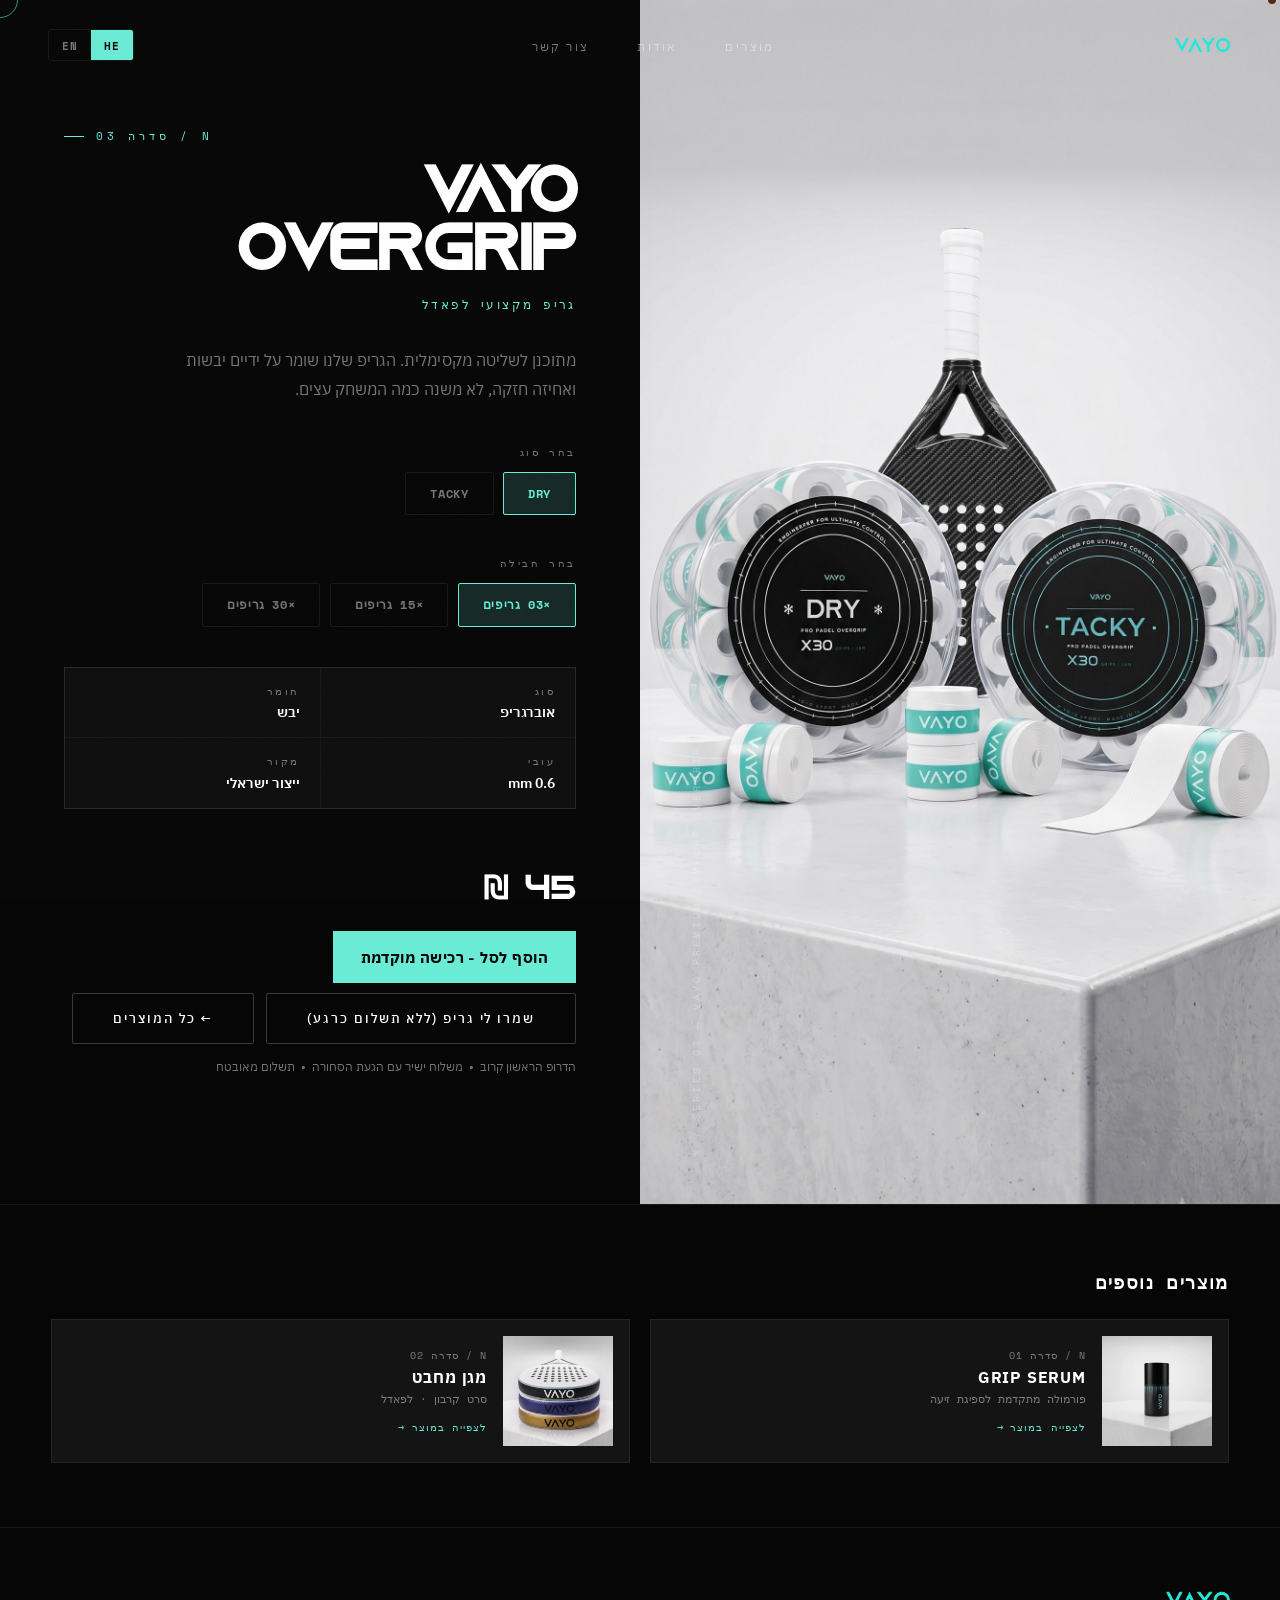
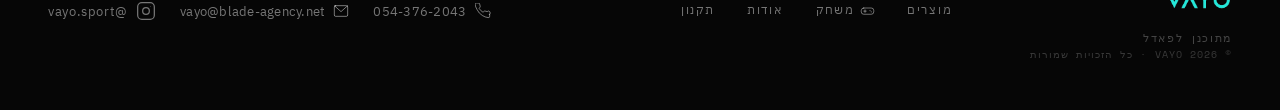
<file: html/pages/grip.html>
<!DOCTYPE html>
<html lang="en">
<head>
  <meta charset="UTF-8" />
  <meta name="viewport" content="width=device-width, initial-scale=1.0" />
  <title>GRIP - VAYO</title>
  <link rel="stylesheet" href="../css/style.css" />
  <link rel="preconnect" href="https://fonts.googleapis.com" />
  <link rel="preconnect" href="https://fonts.gstatic.com" crossorigin />
  <link href="https://fonts.googleapis.com/css2?family=Space+Grotesk:wght@300;400;500;600;700&family=Space+Mono:wght@400;700&family=IBM+Plex+Sans+Hebrew:wght@300;400;500;700&display=swap" rel="stylesheet" />
  <!-- Meta Pixel Code -->
  <script>
  !function(f,b,e,v,n,t,s)
  {if(f.fbq)return;n=f.fbq=function(){n.callMethod?
  n.callMethod.apply(n,arguments):n.queue.push(arguments)};
  if(!f._fbq)f._fbq=n;n.push=n;n.loaded=!0;n.version='2.0';
  n.queue=[];t=b.createElement(e);t.async=!0;
  t.src=v;s=b.getElementsByTagName(e)[0];
  s.parentNode.insertBefore(t,s)}(window, document,'script',
  'https://connect.facebook.net/en_US/fbevents.js');
  fbq('init', '1798460304676639');
  fbq('track', 'PageView');
  </script>
  <noscript><img height="1" width="1" style="display:none"
  src="https://www.facebook.com/tr?id=1798460304676639&ev=PageView&noscript=1"
  /></noscript>
  <!-- End Meta Pixel Code -->
</head>
<body>

  <div class="cursor-dot"></div>
  <div class="cursor-ring"></div>

  <!-- NAV -->
  <nav>
    <a href="../index.html" class="nav-logo"><img src="../images/vayo-logo.png" alt="VAYO" class="nav-logo-img" /></a>
    <ul class="nav-center">
      <li><a href="../index.html#contact" data-i18n="nav_contact">Contact</a></li>
      <li><a href="../index.html#about" data-i18n="nav_about">About</a></li>
      <li><a href="/padel/" class="nav-game-link" data-i18n="nav_game">משחק</a></li>
      <li><a href="../index.html#products" data-i18n="nav_products">Products</a></li>
    </ul>
    <div class="nav-right">
      <div class="lang-toggle">
        <button class="lang-btn" data-lang="en">EN</button>
        <button class="lang-btn active" data-lang="he">HE</button>
      </div>
      <button class="hamburger"><span></span><span></span><span></span></button>
    </div>
  </nav>
  <div class="mobile-menu">
    <a href="../index.html#products" data-i18n="nav_products">Products</a>
    <a href="/padel/" class="nav-game-link" data-i18n="nav_game"><svg width="15" height="15" viewBox="0 0 24 24" fill="none" stroke="currentColor" stroke-width="1.5" stroke-linecap="round" stroke-linejoin="round" style="vertical-align:middle;margin-bottom:2px"><rect x="2" y="8" width="20" height="10" rx="4"/><path d="M6 13h4M8 11v4"/><circle cx="16" cy="12" r="1" fill="currentColor" stroke="none"/><circle cx="18" cy="14" r="1" fill="currentColor" stroke="none"/></svg> משחק</a>
    <a href="../index.html#about" data-i18n="nav_about">About</a>
    <a href="../index.html#contact" data-i18n="nav_contact">Contact</a>
  </div>

  <!-- PRODUCT HERO -->
  <div class="prod-hero">
    <div class="prod-hero-visual">
      <img id="grip-img" src="../images/products/grip-general-h.jpg" alt="VAYO Overgrip" />
      <div class="prod-visual-label mono-el">N / SERIES 03 — VAYO PREMIUM COMFORT OVERGRIP</div>
    </div>

    <div class="prod-hero-content">
      <div class="prod-series mono-el" data-i18n="g_series">N / SERIES 03</div>
      <h1 class="prod-name" data-i18n="g_name">VAYO Overgrip</h1>
      <div class="prod-subtitle mono-el" data-i18n="g_sub">Pro Padel Overgrip</div>
      <p class="prod-desc" data-i18n="g_desc">
        Engineered for ultimate control. Our Comfort Overgrip keeps your hands dry and your grip firm, no matter how intense the game gets.
      </p>

      <div class="pack-label-txt mono-el" data-i18n="type_lbl">Select Type</div>
      <div class="pack-btns type-btns">
        <button class="pack-btn active mono-el">DRY</button>
        <button class="pack-btn mono-el">TACKY</button>
      </div>

      <div class="pack-label-txt mono-el" data-i18n="pack_lbl">Select Pack</div>
      <div class="pack-btns">
        <button class="pack-btn active mono-el" data-i18n="pk_3" data-price="45" data-pack="3">×03 Grips</button>
        <button class="pack-btn mono-el" data-i18n="pk_15" data-price="150" data-pack="15">×15 Grips</button>
        <button class="pack-btn mono-el" data-i18n="pk_30" data-price="350" data-pack="30">×30 Grips</button>
      </div>

      <div class="prod-specs-grid">
        <div class="spec-cell">
          <div class="spec-k mono-el" data-i18n="sk_type">Type</div>
          <div class="spec-v" data-i18n="sv_type">Overgrip</div>
        </div>
        <div class="spec-cell">
          <div class="spec-k mono-el" data-i18n="sk_mat">Material</div>
          <div class="spec-v" data-i18n="sv_mat">Premium Dry</div>
        </div>
        <div class="spec-cell">
          <div class="spec-k mono-el" data-i18n="sk_thick">Thickness</div>
          <div class="spec-v">0.6 mm</div>
        </div>
        <div class="spec-cell">
          <div class="spec-k mono-el" data-i18n="sk_orig">Origin</div>
          <div class="spec-v" data-i18n="sv_orig">Made in IL</div>
        </div>
      </div>

      <!-- PRICE DISPLAY -->
      <div class="sr-price-row">
        <span class="sr-launch-price" id="g-price">45 ₪</span>
      </div>

      <!-- BUTTONS -->
      <div class="buy-row" style="margin-top:1.5rem;flex-direction:column;gap:10px;align-items:flex-start;">
        <button class="btn-reserve" id="btn-preorder">הוסף לסל - רכישה מוקדמת</button>
        <div style="display:flex;gap:12px;align-items:center;flex-wrap:wrap;">
          <button class="btn-outline" id="btn-reserve" style="cursor:pointer;">שריין ללא תשלום</button>
          <a href="../index.html#products" class="btn-outline" data-i18n="btn_back">← All Products</a>
        </div>
      </div>
      <div class="sr-microcopy" id="sr-microcopy">הדרופ הראשון קרוב &nbsp;•&nbsp; משלוח ישיר עם הגעת הסחורה &nbsp;•&nbsp; תשלום מאובטח</div>
    </div>
  </div>

  <!-- RESERVE MODAL -->
  <div class="sr-overlay" id="sr-overlay">
    <div class="sr-modal" role="dialog" aria-modal="true">
      <button class="sr-modal-close" id="sr-close" aria-label="סגור">✕</button>

      <div id="sr-form-wrap">
        <h2 class="sr-modal-title" id="sr-modal-title">שריינו גריפים מהמלאי הבא – שלמו רק כשיגיע</h2>
        <p class="sr-modal-sub" id="sr-modal-sub">בגלל הביקוש והמלאי המוגבל של הדרופ הקרוב, שריינו לעצמכם גריפים עכשיו ללא שום התחייבות כספית. ברגע שהמלאי יתחדש, תקבלו הודעת וואטסאפ עם לינק לתשלום במחיר ההשקה המוזל לפני כולם.</p>

        <form id="sr-form" novalidate>
          <div class="sr-field">
            <label class="sr-label" id="lbl-name">שם מלא *</label>
            <input class="sr-input" id="sr-name" type="text" autocomplete="name" />
            <div class="sr-err" id="err-name"></div>
          </div>
          <div class="sr-field">
            <label class="sr-label" id="lbl-phone">טלפון / וואטסאפ *</label>
            <input class="sr-input" id="sr-phone" type="tel" autocomplete="tel" inputmode="tel" />
            <div class="sr-err" id="err-phone"></div>
          </div>
          <div class="sr-field">
            <label class="sr-label" id="lbl-email">אימייל *</label>
            <input class="sr-input" id="sr-email" type="email" autocomplete="email" inputmode="email" />
            <div class="sr-err" id="err-email"></div>
          </div>
          <div class="sr-field">
            <label class="sr-label" id="lbl-type">סוג גריפ</label>
            <div class="sr-modal-pills" id="mpills-type">
              <button type="button" class="sr-modal-pill active" data-type="DRY" id="mpill-dry">DRY</button>
              <button type="button" class="sr-modal-pill" data-type="TACKY" id="mpill-tacky">TACKY</button>
            </div>
          </div>
          <div class="sr-field">
            <label class="sr-label" id="lbl-pack">חבילה</label>
            <div class="sr-modal-pills" id="mpills-pack">
              <button type="button" class="sr-modal-pill active" data-pack="3" data-price="45" id="mpill-3">×03 גריפים – 45 ₪</button>
              <button type="button" class="sr-modal-pill" data-pack="15" data-price="150" id="mpill-15">×15 גריפים – 150 ₪</button>
              <button type="button" class="sr-modal-pill" data-pack="30" data-price="350" id="mpill-30">×30 גריפים – 350 ₪</button>
            </div>
          </div>
          <button type="submit" class="btn-reserve-submit" id="sr-submit">שריינו לי גריפ</button>
        </form>
      </div>

      <div class="sr-success" id="sr-success">
        <div class="sr-success-icon"><svg width="44" height="44" viewBox="0 0 44 44" fill="none" stroke="#6AEBD6" stroke-width="2" stroke-linecap="round" stroke-linejoin="round"><circle cx="22" cy="22" r="18"/><polyline points="14,22 20,28 30,16"/></svg></div>
        <h3 class="sr-success-title" id="sr-success-title">הגריפ שלך שוריין בהצלחה!</h3>
        <p class="sr-success-msg" id="sr-success-msg">אין צורך לשלם כרגע. נעדכן אותך בוואטסאפ ברגע שהמלאי יתחדש עם הלינק להזמנה במחיר המוזל.</p>
      </div>
    </div>
  </div>

  <!-- RELATED PRODUCTS -->
  <section class="related-section">
    <div class="related-eyebrow mono-el" data-i18n="rel_title">More Products</div>
    <div class="related-grid">
      <a href="serum.html" class="related-card">
        <img src="../images/products/serum.jpg" alt="GRIP SERUM" class="related-card-img" onerror="this.style.display='none'" />
        <div class="related-card-body">
          <div class="related-card-series mono-el" data-i18n="p3_series">N / SERIES 01</div>
          <div class="related-card-name" data-i18n="p3_name">GRIP SERUM</div>
          <div class="related-card-sub mono-el" data-i18n="p3_sub">Anti-Slip Formula</div>
          <div class="related-card-link mono-el"><span data-i18n="p3_link">View Product</span> →</div>
        </div>
      </a>
      <a href="frame-protector.html" class="related-card">
        <img src="../images/products/frame-general-h.jpg" alt="FRAME PROTECTOR" class="related-card-img" />
        <div class="related-card-body">
          <div class="related-card-series mono-el" data-i18n="p2_series">N / SERIES 02</div>
          <div class="related-card-name" data-i18n="p2_name">FRAME PROTECTOR</div>
          <div class="related-card-sub mono-el" data-i18n="p2_sub">Carbon Tape · For Padel</div>
          <div class="related-card-link mono-el"><span data-i18n="p2_link">View Product</span> →</div>
        </div>
      </a>
    </div>
  </section>

  <!-- FOOTER -->
  <footer>
    <div class="footer-inner">
      <div>
        <img src="../images/vayo-logo.png" alt="VAYO" class="footer-logo-img" />
        <div class="footer-sub mono-el" data-i18n="footer_sub">Engineered for Padel</div>
      </div>
      <div class="footer-links">
        <a href="../index.html#products" data-i18n="f_products">Products</a>
        <a href="/padel/" class="nav-game-link" data-i18n="nav_game"><svg width="15" height="15" viewBox="0 0 24 24" fill="none" stroke="currentColor" stroke-width="1.5" stroke-linecap="round" stroke-linejoin="round" style="vertical-align:middle;margin-bottom:2px"><rect x="2" y="8" width="20" height="10" rx="4"/><path d="M6 13h4M8 11v4"/><circle cx="16" cy="12" r="1" fill="currentColor" stroke="none"/><circle cx="18" cy="14" r="1" fill="currentColor" stroke="none"/></svg> משחק</a>
    <a href="../index.html#about" data-i18n="f_about">About</a>
        <a href="terms.html" data-i18n="f_terms">תקנון</a>
      </div>
      <div class="footer-contact">
        <a href="tel:0543762043" class="footer-email"><svg width="16" height="16" viewBox="0 0 24 24" fill="none" stroke="currentColor" stroke-width="1.5" stroke-linecap="round" stroke-linejoin="round"><path d="M22 16.92v3a2 2 0 01-2.18 2 19.79 19.79 0 01-8.63-3.07A19.5 19.5 0 013.07 9.8a19.79 19.79 0 01-3.07-8.63A2 2 0 012 0h3a2 2 0 012 1.72c.127.96.361 1.903.7 2.81a2 2 0 01-.45 2.11L6.09 7.91a16 16 0 006 6l1.27-1.27a2 2 0 012.11-.45c.907.339 1.85.573 2.81.7A2 2 0 0122 16.92z"/></svg><span>054-376-2043</span></a>
        <a href="mailto:vayo@blade-agency.net" class="footer-email"><svg width="16" height="16" viewBox="0 0 24 24" fill="none" stroke="currentColor" stroke-width="1.5" stroke-linecap="round" stroke-linejoin="round"><rect x="2" y="4" width="20" height="16" rx="2"/><polyline points="2,4 12,13 22,4"/></svg><span>vayo@blade-agency.net</span></a>
        <a href="https://www.instagram.com/vayo.sport/" target="_blank" rel="noopener noreferrer" class="footer-instagram"><svg width="20" height="20" viewBox="0 0 24 24" fill="none" stroke="currentColor" stroke-width="1.5" stroke-linecap="round" stroke-linejoin="round"><rect x="2" y="2" width="20" height="20" rx="5" ry="5"/><circle cx="12" cy="12" r="4"/><circle cx="17.5" cy="6.5" r="0.5" fill="currentColor" stroke="none"/></svg><span>@vayo.sport</span></a>
      </div>
      </div>
      <div class="footer-copy mono-el" data-i18n="footer_copy">© 2026 VAYO · ALL RIGHTS RESERVED</div>
    </div>
  </footer>

  <style>
    /* ── Variant Pills ── */
    .sr-variants { margin-top: 2rem; }
    .sr-variant-label { font-size: 0.7rem; letter-spacing: 0.2em; color: var(--gray); margin-bottom: 0.75rem; }
    .sr-variant-pills { display: flex; gap: 0.75rem; flex-wrap: wrap; }
    .sr-pill {
      position: relative; display: flex; flex-direction: column; align-items: flex-start;
      gap: 0.2rem; padding: 0.75rem 1.25rem; border: 1px solid var(--border);
      background: var(--dark); color: var(--white); cursor: pointer;
      font-family: var(--font); font-size: 0.95rem; transition: border-color .2s, background .2s;
    }
    .sr-pill:hover { border-color: var(--teal); }
    .sr-pill.active { border-color: var(--teal); background: var(--teal-mid); }
    .sr-pill-name { font-weight: 600; }
    .sr-pill-price { font-size: 0.8rem; color: var(--teal); font-family: var(--mono); }

    /* ── Price Row ── */
    .sr-price-row { display: flex; align-items: baseline; gap: 0.75rem; margin-top: 1.25rem; }
    .sr-launch-price { font-size: 2rem; font-weight: 700; color: var(--white); font-family: var(--azonix); }
    .sr-launch-tag { font-size: 0.65rem; letter-spacing: 0.15em; color: var(--teal); text-transform: uppercase; }

    /* ── Reserve Button ── */
    .btn-reserve {
      display: inline-block; padding: 1rem 1.75rem; background: var(--teal);
      color: var(--black); font-family: var(--font); font-size: 0.95rem;
      font-weight: 700; letter-spacing: 0.03em; border: none; cursor: pointer;
      transition: opacity .2s; white-space: nowrap;
    }
    .btn-reserve:hover { opacity: 0.88; }
    .sr-microcopy { font-size: 0.72rem; color: var(--gray); margin-top: 0.85rem; line-height: 1.6; }

    /* ── Modal Overlay ── */
    .sr-overlay {
      display: none; position: fixed; inset: 0; background: rgba(0,0,0,0.82);
      z-index: 999; align-items: center; justify-content: center; padding: 1rem;
    }
    .sr-overlay.open { display: flex; }
    .sr-modal {
      position: relative; background: var(--dark); border: 1px solid var(--border);
      width: 100%; max-width: 520px; max-height: 90vh; overflow-y: auto;
      padding: 2.5rem 2rem; direction: rtl;
    }
    .sr-modal-close {
      position: absolute; top: 1rem; left: 1rem; background: none; border: none;
      color: var(--gray); font-size: 1.2rem; cursor: pointer; line-height: 1;
    }
    .sr-modal-close:hover { color: var(--white); }
    .sr-modal-title { font-size: 1.2rem; font-weight: 700; line-height: 1.4; margin-bottom: 0.75rem; }
    .sr-modal-sub { font-size: 0.85rem; color: var(--gray); line-height: 1.7; margin-bottom: 1.75rem; }

    /* ── Form ── */
    .sr-field { margin-bottom: 1.1rem; }
    .sr-label { display: block; font-size: 0.72rem; letter-spacing: 0.12em; color: var(--gray); margin-bottom: 0.4rem; font-family: var(--mono); }
    .sr-input {
      width: 100%; background: var(--card); border: 1px solid var(--border);
      color: var(--white); font-family: var(--font); font-size: 0.95rem;
      padding: 0.75rem 1rem; outline: none; direction: rtl; transition: border-color .2s;
    }
    .sr-input:focus { border-color: var(--teal); }
    .sr-input.invalid { border-color: #ff4d4d; }
    .sr-err { font-size: 0.72rem; color: #ff6b6b; margin-top: 0.3rem; min-height: 1em; }
    .sr-modal-pills { display: flex; gap: 0.6rem; flex-wrap: wrap; }
    .sr-modal-pill {
      padding: 0.55rem 1rem; border: 1px solid var(--border); background: var(--dark);
      color: var(--white); font-family: var(--font); font-size: 0.85rem;
      cursor: pointer; transition: border-color .2s, background .2s;
    }
    .sr-modal-pill:hover { border-color: var(--teal); }
    .sr-modal-pill.active { border-color: var(--teal); background: var(--teal-mid); color: var(--teal); }
    .btn-reserve-submit {
      width: 100%; margin-top: 1.25rem; padding: 1rem; background: var(--teal);
      color: var(--black); font-family: var(--font); font-size: 1rem;
      font-weight: 700; border: none; cursor: pointer; transition: opacity .2s;
    }
    .btn-reserve-submit:hover { opacity: 0.88; }
    .btn-reserve-submit:disabled { opacity: 0.5; cursor: not-allowed; }

    /* ── Success State ── */
    .sr-success { display: none; text-align: center; padding: 1rem 0; }
    .sr-success-icon { font-size: 3rem; margin-bottom: 1rem; }
    .sr-success-title { font-size: 1.25rem; font-weight: 700; margin-bottom: 0.75rem; color: var(--teal); }
    .sr-success-msg { font-size: 0.9rem; color: var(--gray); line-height: 1.7; }

    @media (max-width: 480px) {
      .sr-modal { padding: 2rem 1.25rem; }
      .sr-launch-price { font-size: 1.6rem; }
    }
  </style>

  <script src="../js/main.js"></script>
  <script>
    const pageT = {
      en: {
        g_series:"N / SERIES 03", g_name:"VAYO Overgrip", g_sub:"Pro Padel Overgrip",
        g_desc:"Engineered for ultimate control. Our Comfort Overgrip keeps your hands dry and your grip firm, no matter how intense the game gets.",
        sk_type:"Type", sv_type:"Overgrip",
        sk_mat:"Material", sv_mat:"Dry", sv_mat_dry:"Dry", sv_mat_tacky:"Tacky",
        sk_thick:"Thickness", sk_orig:"Origin", sv_orig:"Made in IL",
        type_lbl:"Select Type",
        pack_lbl:"Select Pack", pk_3:"×03 Grips", pk_15:"×15 Grips", pk_30:"×30 Grips",
        btn_back:"← All Products",
        footer_sub:"Engineered for Padel", f_products:"Products", f_about:"About", f_contact:"Contact",
        footer_copy:"© 2026 VAYO · ALL RIGHTS RESERVED",
        nav_products:"Products", nav_about:"About", nav_contact:"Contact",
      },
      he: {
        g_series:"N / סדרה 03", g_name:"VAYO Overgrip", g_sub:"גריפ מקצועי לפאדל",
        g_desc:"מתוכנן לשליטה מקסימלית. הגריפ שלנו שומר על ידיים יבשות ואחיזה חזקה, לא משנה כמה המשחק עצים.",
        sk_type:"סוג", sv_type:"אוברגריפ",
        sk_mat:"חומר", sv_mat:"יבש", sv_mat_dry:"יבש", sv_mat_tacky:"דביק",
        sk_thick:"עובי", sk_orig:"מקור", sv_orig:"ייצור ישראלי",
        type_lbl:"בחר סוג",
        pack_lbl:"בחר חבילה", pk_3:"×03 גריפים", pk_15:"×15 גריפים", pk_30:"×30 גריפים",
        btn_back:"← כל המוצרים",
        footer_sub:"מתוכנן לפאדל", f_products:"מוצרים", f_about:"אודות", f_contact:"צור קשר",
        footer_copy:"© 2026 VAYO · כל הזכויות שמורות",
        nav_products:"מוצרים", nav_about:"אודות", nav_contact:"צור קשר",
      }
    };

    const reserveT = {
      en: {
        priceTag: '',
        reserveBtn: 'Reserve My Grip (No Payment Now)',
        microcopy: 'First drop coming soon  •  Ships directly upon arrival  •  Secure payment',
        modalTitle: 'Reserve Grips From the Next Drop – Pay Only When It Arrives',
        modalSub: 'Due to high demand and limited stock in the upcoming drop, reserve your grips now with no financial commitment. Once the stock arrives, you\'ll receive a WhatsApp message with a payment link at the exclusive launch price.',
        lblName: 'Full Name *', lblPhone: 'Phone / WhatsApp *', lblEmail: 'Email *',
        lblType: 'Grip Type', lblPack: 'Pack Size',
        mpillDry: 'DRY', mpillTacky: 'TACKY',
        mpill3: '×03 Grips – ₪28', mpill15: '×15 Grips – ₪150', mpill30: '×30 Grips – ₪140',
        submitBtn: 'Reserve My Grip',
        successTitle: 'Your grip has been reserved!',
        successMsg: 'No payment needed now. We\'ll update you on WhatsApp the moment the stock arrives with your discounted order link.',
        errRequired: 'Required field', errPhone: 'Enter a valid phone number', errEmail: 'Enter a valid email',
      },
      he: {
        priceTag: '',
        reserveBtn: 'שמרו לי גריפ (ללא תשלום כרגע)',
        microcopy: 'הדרופ הראשון קרוב \u00a0•\u00a0 משלוח ישיר עם הגעת הסחורה \u00a0•\u00a0 תשלום מאובטח',
        modalTitle: 'שריינו גריפים מהמלאי הבא – שלמו רק כשיגיע',
        modalSub: 'בגלל הביקוש והמלאי המוגבל של הדרופ הקרוב, שריינו לעצמכם גריפים עכשיו ללא שום התחייבות כספית. ברגע שהמלאי יתחדש, תקבלו הודעת וואטסאפ עם לינק לתשלום במחיר ההשקה המוזל לפני כולם.',
        lblName: 'שם מלא *', lblPhone: 'טלפון / וואטסאפ *', lblEmail: 'אימייל *',
        lblType: 'סוג גריפ', lblPack: 'חבילה',
        mpillDry: 'DRY', mpillTacky: 'TACKY',
        mpill3: '×03 גריפים – 28 ₪', mpill15: '×15 גריפים – 150 ₪', mpill30: '×30 גריפים – 140 ₪',
        submitBtn: 'שריינו לי גריפ',
        successTitle: 'הגריפ שלך שוריין בהצלחה!',
        successMsg: 'אין צורך לשלם כרגע. נעדכן אותך בוואטסאפ ברגע שהמלאי יתחדש עם הלינק להזמנה במחיר המוזל.',
        errRequired: 'שדה חובה', errPhone: 'מספר טלפון לא תקין', errEmail: 'כתובת אימייל לא תקינה',
      }
    };

    const imgMap = {
      mobile: {
        'default':    '../images/products/grip-general-h.jpg',
        'dry-3':      '../images/products/grip-dry-3-h.jpg',
        'tacky-3':    '../images/products/grip-tacky-3-h.jpg',
        'dry-15':     '../images/products/grip-dry-12-h.jpg',
        'tacky-15':   '../images/products/grip-tacky-12-h.jpg',
        'dry-30':     '../images/products/grip-dry-30-h.jpg',
        'tacky-30':   '../images/products/grip-tacky-30-h.jpg',
      },
      desktop: {
        'default':    '../images/products/grip-general.jpg',
        'dry-3':      '../images/products/grip-dry-3.jpg',
        'tacky-3':    '../images/products/grip-tacky-3.jpg',
        'dry-15':     '../images/products/grip-dry-12.jpg',
        'tacky-15':   '../images/products/grip-tacky-12.jpg',
        'dry-30':     '../images/products/grip-dry-30.jpg',
        'tacky-30':   '../images/products/grip-tacky-30.jpg',
      }
    };

    let selectedType = 'DRY';
    let selectedPack = '3';
    const packPrices = { '3': 45, '15': 150, '30': 350 };

    function applyReserveT(lang) {
      const t = reserveT[lang] || reserveT.he;
      const $ = id => document.getElementById(id);
      if ($('g-price-tag'))    $('g-price-tag').textContent   = t.priceTag;
      if ($('btn-reserve'))    $('btn-reserve').textContent   = t.reserveBtn;
      if ($('sr-microcopy'))   $('sr-microcopy').textContent  = t.microcopy;
      if ($('sr-modal-title')) $('sr-modal-title').textContent = t.modalTitle;
      if ($('sr-modal-sub'))   $('sr-modal-sub').textContent  = t.modalSub;
      if ($('lbl-name'))       $('lbl-name').textContent      = t.lblName;
      if ($('lbl-phone'))      $('lbl-phone').textContent     = t.lblPhone;
      if ($('lbl-email'))      $('lbl-email').textContent     = t.lblEmail;
      if ($('lbl-type'))       $('lbl-type').textContent      = t.lblType;
      if ($('lbl-pack'))       $('lbl-pack').textContent      = t.lblPack;
      if ($('mpill-dry'))      $('mpill-dry').textContent     = t.mpillDry;
      if ($('mpill-tacky'))    $('mpill-tacky').textContent   = t.mpillTacky;
      if ($('mpill-3'))        $('mpill-3').textContent       = t.mpill3;
      if ($('mpill-15'))       $('mpill-15').textContent      = t.mpill15;
      if ($('mpill-30'))       $('mpill-30').textContent      = t.mpill30;
      if ($('sr-submit'))      $('sr-submit').textContent     = t.submitBtn;
      if ($('sr-success-title')) $('sr-success-title').textContent = t.successTitle;
      if ($('sr-success-msg'))   $('sr-success-msg').textContent  = t.successMsg;
    }

    function updateGripDisplay() {
      const activeType = document.querySelector('.type-btns .pack-btn.active');
      const activePack = document.querySelector('.pack-btns:not(.type-btns) .pack-btn.active');
      selectedType = activeType ? activeType.textContent.trim().toUpperCase() : 'DRY';
      selectedPack = activePack?.dataset.pack || '3';
      const type = selectedType.toLowerCase();
      const packText = activePack ? (activePack.getAttribute('data-i18n') || '') : '';
      const key = packText === 'pk_30' ? type + '-30' : packText === 'pk_15' ? type + '-15' : packText === 'pk_3' ? type + '-3' : 'default';
      const map = window.innerWidth <= 768 ? imgMap.mobile : imgMap.desktop;
      const img = document.getElementById('grip-img');
      if (img) {
        img.style.opacity = '0';
        setTimeout(() => { img.src = map[key]; img.style.opacity = '1'; }, 200);
      }
      const matEl = document.querySelector('[data-i18n="sv_mat"]');
      if (matEl) {
        const t = translations[currentLang] || {};
        matEl.textContent = type === 'dry' ? (t.sv_mat_dry || 'Dry') : (t.sv_mat_tacky || 'Tacky');
      }
      // Update price display
      const priceEl = document.getElementById('g-price');
      if (priceEl) priceEl.textContent = (packPrices[selectedPack] || 45) + ' ₪';
      // Sync modal pills
      syncModalType(selectedType);
      syncModalPack(selectedPack);
    }

    function syncModalType(type) {
      document.querySelectorAll('#mpills-type .sr-modal-pill').forEach(p => {
        p.classList.toggle('active', p.dataset.type === type);
      });
    }
    function syncModalPack(pack) {
      document.querySelectorAll('#mpills-pack .sr-modal-pill').forEach(p => {
        p.classList.toggle('active', p.dataset.pack === pack);
      });
    }

    function closeModal() {
      document.getElementById('sr-overlay').classList.remove('open');
      document.body.style.overflow = '';
    }

    document.addEventListener('DOMContentLoaded', () => {
      Object.keys(pageT).forEach(l => Object.assign(translations[l], pageT[l]));
      const lang = localStorage.getItem('vayo-lang') || 'he';
      setLang(lang);
      applyReserveT(lang);

      document.querySelectorAll('.lang-btn').forEach(btn => {
        btn.addEventListener('click', () => applyReserveT(btn.dataset.lang));
      });

      document.querySelectorAll('.pack-btn').forEach(btn => {
        btn.addEventListener('click', () => setTimeout(updateGripDisplay, 10));
      });

      if (window.innerWidth > 768) {
        const img = document.getElementById('grip-img');
        if (img) img.src = '../images/products/grip-general.jpg';
      }

      // Modal open/close
      document.getElementById('btn-reserve').addEventListener('click', () => {
        document.getElementById('sr-overlay').classList.add('open');
        document.body.style.overflow = 'hidden';
        syncModalType(selectedType);
        syncModalPack(selectedPack);
      });
      document.getElementById('sr-close').addEventListener('click', closeModal);
      document.getElementById('sr-overlay').addEventListener('click', e => {
        if (e.target === document.getElementById('sr-overlay')) closeModal();
      });
      document.addEventListener('keydown', e => { if (e.key === 'Escape') closeModal(); });

      // Modal type pills
      document.querySelectorAll('#mpills-type .sr-modal-pill').forEach(pill => {
        pill.addEventListener('click', () => {
          document.querySelectorAll('#mpills-type .sr-modal-pill').forEach(p => p.classList.remove('active'));
          pill.classList.add('active');
          selectedType = pill.dataset.type;
          // Sync back to product page
          document.querySelectorAll('.type-btns .pack-btn').forEach(p => {
            p.classList.toggle('active', p.textContent.trim().toUpperCase() === selectedType);
          });
          updateGripDisplay();
        });
      });

      // Modal pack pills
      document.querySelectorAll('#mpills-pack .sr-modal-pill').forEach(pill => {
        pill.addEventListener('click', () => {
          document.querySelectorAll('#mpills-pack .sr-modal-pill').forEach(p => p.classList.remove('active'));
          pill.classList.add('active');
          selectedPack = pill.dataset.pack;
          // Sync back to product page
          document.querySelectorAll('.pack-btns:not(.type-btns) .pack-btn').forEach(p => {
            p.classList.toggle('active', p.dataset.pack === selectedPack);
          });
          updateGripDisplay();
        });
      });

      // Form submit
      document.getElementById('sr-form').addEventListener('submit', async e => {
        e.preventDefault();
        const lang = localStorage.getItem('vayo-lang') || 'he';
        const t = reserveT[lang] || reserveT.he;
        let valid = true;

        const name  = document.getElementById('sr-name').value.trim();
        const phone = document.getElementById('sr-phone').value.trim();
        const email = document.getElementById('sr-email').value.trim();

        ['name','phone','email'].forEach(f => {
          document.getElementById('sr-' + f).classList.remove('invalid');
          document.getElementById('err-' + f).textContent = '';
        });

        if (!name) {
          document.getElementById('sr-name').classList.add('invalid');
          document.getElementById('err-name').textContent = t.errRequired;
          valid = false;
        }
        if (!phone || !/^[\d\s\-+()]{7,15}$/.test(phone)) {
          document.getElementById('sr-phone').classList.add('invalid');
          document.getElementById('err-phone').textContent = t.errPhone;
          valid = false;
        }
        if (!email || !/^[^\s@]+@[^\s@]+\.[^\s@]+$/.test(email)) {
          document.getElementById('sr-email').classList.add('invalid');
          document.getElementById('err-email').textContent = t.errEmail;
          valid = false;
        }
        if (!valid) return;

        const btn = document.getElementById('sr-submit');
        btn.disabled = true;

        const sizeStr = 'VAYO Overgrip · ' + selectedType + ' · ×' + selectedPack.padStart(2,'0');
        try {
          const res = await fetch('/api/reserve', {
            method: 'POST',
            headers: { 'Content-Type': 'application/json' },
            body: JSON.stringify({ name, phone, email, size: sizeStr })
          });
          if (!res.ok) throw new Error('server error');
          document.getElementById('sr-form-wrap').style.display = 'none';
          document.getElementById('sr-success').style.display = 'block';
        } catch {
          btn.disabled = false;
          alert(lang === 'he' ? 'שגיאה בשרת, נסו שוב.' : 'Server error, please try again.');
        }
      });
    });

      // ── Pre-order: add to cart ────────────────────────────
      document.getElementById('btn-preorder').addEventListener('click', function() {
        const activePack = document.querySelector('.pack-btns:not(.type-btns) .pack-btn.active');
        const activeType = document.querySelector('.type-btns .pack-btn.active');
        const pack  = activePack ? activePack.dataset.pack  : '3';
        const price = activePack ? parseInt(activePack.dataset.price) : 45;
        const type  = activeType ? activeType.textContent.trim() : 'DRY';
        const img   = document.getElementById('grip-img') ? document.getElementById('grip-img').src : '../images/products/grip-general-h.jpg';
        if (window.VayoCart) {
          VayoCart.add({
            id:      'grip-' + pack,
            name:    'VAYO Overgrip',
            variant: type + ' · ×' + pack + ' גריפים · משלוח ינואר',
            price:   price,
            img:     img
          });
        }
      });
  </script>
</body>
</html>
</file>
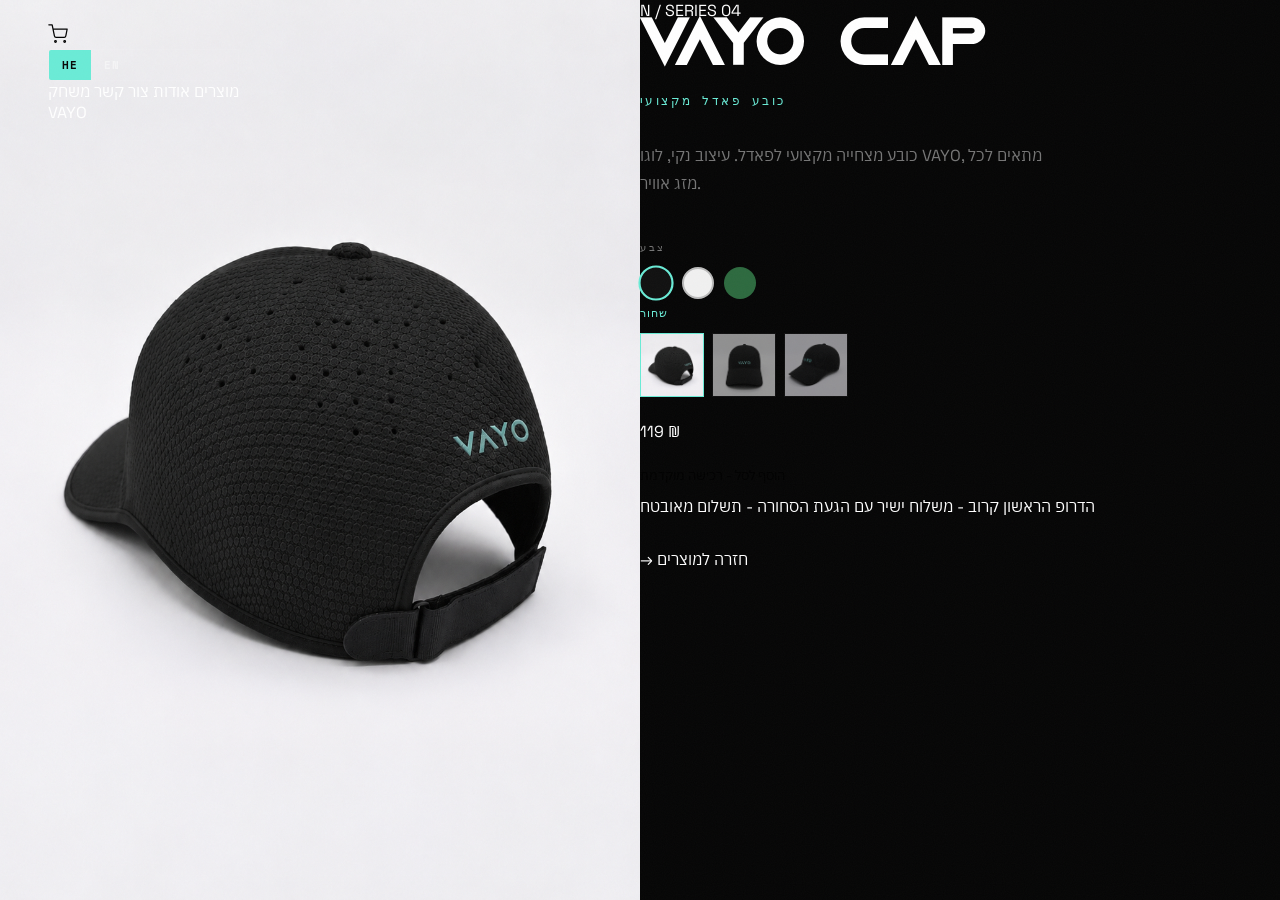
<file: html/pages/hat.html>
<!DOCTYPE html>
<html lang="he" dir="rtl">
<head>
  <meta charset="UTF-8" />
  <meta name="viewport" content="width=device-width, initial-scale=1.0" />
  <title>VAYO Cap — כובע פאדל</title>
  <link rel="stylesheet" href="../css/style.css?v=15" />
  <link rel="preconnect" href="https://fonts.googleapis.com" />
  <link rel="preconnect" href="https://fonts.gstatic.com" crossorigin />
  <link href="https://fonts.googleapis.com/css2?family=Space+Grotesk:wght@300;400;500;600;700&family=Space+Mono:wght@400;700&family=IBM+Plex+Sans+Hebrew:wght@300;400;500;700&display=swap" rel="stylesheet" />
  <script>
  !function(f,b,e,v,n,t,s)
  {if(f.fbq)return;n=f.fbq=function(){n.callMethod?
  n.callMethod.apply(n,arguments):n.queue.push(arguments)};
  if(!f._fbq)f._fbq=n;n.push=n;n.loaded=!0;n.version='2.0';
  n.queue=[];t=b.createElement(e);t.async=!0;
  t.src=v;s=b.getElementsByTagName(e)[0];
  s.parentNode.insertBefore(t,s)}(window, document,'script',
  'https://connect.facebook.net/en_US/fbevents.js');
  fbq('init', '1798460304676639');
  fbq('track', 'PageView');
  </script>
  <noscript><img height="1" width="1" style="display:none" src="https://www.facebook.com/tr?id=1798460304676639&ev=PageView&noscript=1"/></noscript>
  <style>
    .color-btns { display: flex; gap: 10px; margin-top: 0.5rem; }
    .color-btn {
      width: 32px; height: 32px; border-radius: 50%;
      border: 2px solid transparent; cursor: pointer;
      transition: border-color 0.2s, transform 0.15s;
      position: relative;
    }
    .color-btn.active, .color-btn:hover { border-color: var(--teal); transform: scale(1.1); }
    .color-btn.black  { background: #111; }
    .color-btn.white  { background: #f0f0f0; border: 2px solid #bbb; }
    .color-btn.green  { background: #2d6a3f; }
    .color-name-lbl {
      font-family: var(--mono); font-size: 11px; letter-spacing: 0.1em;
      text-transform: uppercase; color: var(--teal); margin-top: 6px;
    }
    .hat-thumbs { display: flex; gap: 8px; margin-top: 12px; flex-wrap: wrap; }
    .hat-thumb {
      width: 64px; height: 64px; object-fit: cover; cursor: pointer;
      border: 1px solid var(--border); opacity: 0.6; transition: all 0.2s;
    }
    .hat-thumb.active, .hat-thumb:hover { opacity: 1; border-color: var(--teal); }
  </style>
</head>
<body>

<script src="../js/cart.js?v=3"></script>

<!-- NAV -->
<nav class="nav" id="main-nav">
  <div class="nav-inner">
    <button class="cart-btn" id="cart-btn" aria-label="Cart">
      <svg width="20" height="20" viewBox="0 0 24 24" fill="none" stroke="currentColor" stroke-width="1.5" stroke-linecap="round" stroke-linejoin="round"><circle cx="9" cy="21" r="1"/><circle cx="20" cy="21" r="1"/><path d="M1 1h4l2.68 13.39a2 2 0 0 0 2 1.61h9.72a2 2 0 0 0 2-1.61L23 6H6"/></svg>
      <span class="cart-count" id="cart-count" style="display:none">0</span>
    </button>
    <div class="lang-toggle">
      <button class="lang-btn active" id="btn-he" onclick="setLang('he')">HE</button>
      <button class="lang-btn" id="btn-en" onclick="setLang('en')">EN</button>
    </div>
    <div class="nav-links">
      <a href="../index.html#products" data-i18n="nav_products">מוצרים</a>
      <a href="../index.html#about" data-i18n="nav_about">אודות</a>
      <a href="../index.html#contact" data-i18n="nav_contact">צור קשר</a>
      <a href="/padel/" class="nav-game-link" data-i18n="nav_game">משחק</a>
    </div>
    <a href="../index.html" class="nav-logo">VAYO</a>
  </div>
</nav>

<!-- PRODUCT HERO -->
<section class="prod-hero">
  <div class="prod-visual-col">
    <img id="hat-img" src="../images/products/hat-black.png" alt="VAYO Cap" style="width:100%;height:100%;object-fit:cover;" />
  </div>
  <div class="prod-info-col">
    <div class="prod-eyebrow mono-el">N / SERIES 04</div>
    <h1 class="prod-name" data-i18n="h_name">VAYO Cap</h1>
    <div class="prod-subtitle mono-el" data-i18n="h_sub">Performance Padel Cap</div>
    <p class="prod-desc" data-i18n="h_desc">כובע מצחייה מקצועי לפאדל. עיצוב נקי, לוגו VAYO, מתאים לכל מזג אוויר.</p>

    <div class="pack-label-txt mono-el" style="margin-top:1.5rem;">צבע</div>
    <div class="color-btns">
      <button class="color-btn black active" data-color="black" onclick="selectColor('black')" title="שחור"></button>
      <button class="color-btn white" data-color="white" onclick="selectColor('white')" title="לבן"></button>
      <button class="color-btn green" data-color="green" onclick="selectColor('green')" title="ירוק"></button>
    </div>
    <div class="color-name-lbl" id="color-lbl">שחור</div>

    <div class="hat-thumbs" id="hat-thumbs"></div>

    <div class="sr-price-row" style="margin-top:1.5rem;">
      <span class="sr-launch-price">119 ₪</span>
    </div>

    <div style="display:flex;gap:12px;align-items:center;flex-wrap:wrap;margin-top:1.5rem;">
      <button class="btn-preorder" id="btn-add-cart" onclick="addToCart()">הוסף לסל - רכישה מוקדמת</button>
      <a href="checkout.html" class="btn-reserve" id="btn-checkout" style="display:none;">לתשלום</a>
    </div>
    <p class="prod-microcopy" style="margin-top:0.75rem;" data-i18n="h_micro">הדרופ הראשון קרוב - משלוח ישיר עם הגעת הסחורה - תשלום מאובטח</p>

    <a href="../index.html" class="checkout-back" style="margin-top:2rem;display:inline-block;">→ חזרה למוצרים</a>
  </div>
</section>

<script>
const colorData = {
  black: {
    label: 'שחור',
    main: '../images/products/hat-black.png',
    thumbs: ['../images/products/hat-black.png','../images/products/hat-black-2.png','../images/products/hat-black-3.png'],
    ext: 'png'
  },
  white: {
    label: 'לבן',
    main: '../images/products/hat-white.png',
    thumbs: ['../images/products/hat-white.png','../images/products/hat-white-2.png','../images/products/hat-white-3.png'],
    ext: 'png'
  },
  green: {
    label: 'ירוק',
    main: '../images/products/hat-green.jpg',
    thumbs: ['../images/products/hat-green.jpg','../images/products/hat-green-2.jpg','../images/products/hat-green-3.jpg'],
    ext: 'jpg'
  }
};

let selectedColor = 'black';

function selectColor(color) {
  selectedColor = color;
  const d = colorData[color];
  document.getElementById('hat-img').src = d.main;
  document.getElementById('color-lbl').textContent = d.label;
  document.querySelectorAll('.color-btn').forEach(b => b.classList.toggle('active', b.dataset.color === color));
  renderThumbs(color);
}

function renderThumbs(color) {
  const d = colorData[color];
  const container = document.getElementById('hat-thumbs');
  container.innerHTML = d.thumbs.map((src, i) =>
    `<img class="hat-thumb${i===0?' active':''}" src="${src}" onclick="setMainImg(this, '${src}')" />`
  ).join('');
}

function setMainImg(el, src) {
  document.getElementById('hat-img').src = src;
  document.querySelectorAll('.hat-thumb').forEach(t => t.classList.remove('active'));
  el.classList.add('active');
}

function addToCart() {
  const d = colorData[selectedColor];
  if (window.VayoCart) {
    VayoCart.add({
      id: 'hat-' + selectedColor,
      name: 'VAYO Cap',
      variant: d.label + ' - משלוח ינואר',
      price: 119,
      img: d.main
    });
    const btn = document.getElementById('btn-checkout');
    if (btn) btn.style.display = 'inline-block';
  }
}

// Init
selectColor('black');

// Lang
const i18n = {
  en: { h_name:'VAYO Cap', h_sub:'Performance Padel Cap', h_desc:'Professional padel cap. Clean design, VAYO logo, all-weather fit.', h_micro:'First drop coming soon - ships upon arrival - secure payment', nav_products:'Products', nav_about:'About', nav_contact:'Contact', nav_game:'Game' },
  he: { h_name:'VAYO Cap', h_sub:'כובע פאדל מקצועי', h_desc:'כובע מצחייה מקצועי לפאדל. עיצוב נקי, לוגו VAYO, מתאים לכל מזג אוויר.', h_micro:'הדרופ הראשון קרוב - משלוח ישיר עם הגעת הסחורה - תשלום מאובטח', nav_products:'מוצרים', nav_about:'אודות', nav_contact:'צור קשר', nav_game:'משחק' }
};
function setLang(lang) {
  const t = i18n[lang];
  document.querySelectorAll('[data-i18n]').forEach(el => { if (t[el.dataset.i18n]) el.textContent = t[el.dataset.i18n]; });
  document.getElementById('btn-he').classList.toggle('active', lang==='he');
  document.getElementById('btn-en').classList.toggle('active', lang==='en');
  localStorage.setItem('vayo-lang', lang);
}
const savedLang = localStorage.getItem('vayo-lang') || 'he';
setLang(savedLang);

// Cart count
function updateCartCount() {
  const cart = JSON.parse(localStorage.getItem('vayo-cart') || '[]');
  const total = cart.reduce((s,i) => s + (i.qty||1), 0);
  const el = document.getElementById('cart-count');
  if (el) { el.textContent = total; el.style.display = total ? 'flex' : 'none'; }
}
document.getElementById('cart-btn')?.addEventListener('click', () => window.VayoCart?.open());
updateCartCount();
window.addEventListener('storage', updateCartCount);
</script>

</body>
</html>
</file>
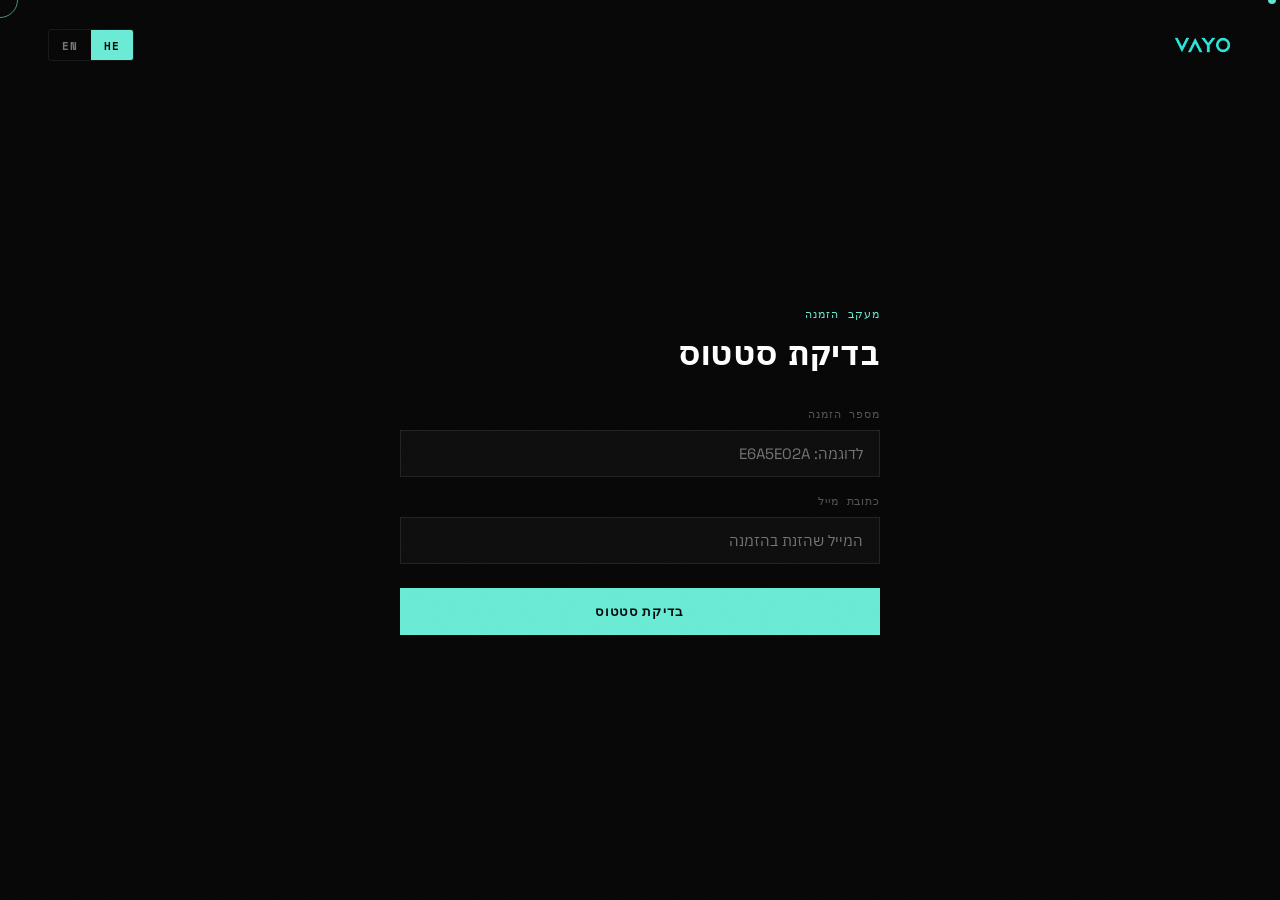
<file: html/pages/order-status.html>
<!DOCTYPE html>
<html lang="he" dir="rtl">
<head>
  <meta charset="UTF-8" />
  <meta name="viewport" content="width=device-width, initial-scale=1.0" />
  <title>סטטוס הזמנה — VAYO</title>
  <link rel="stylesheet" href="../css/style.css?v=14" />
  <link href="https://fonts.googleapis.com/css2?family=Space+Grotesk:wght@400;700&family=Space+Mono:wght@400;700&family=IBM+Plex+Sans+Hebrew:wght@400;700&display=swap" rel="stylesheet" />
  <style>
    .status-wrap { min-height:100vh; display:flex; align-items:center; justify-content:center; padding:120px 24px 80px; }
    .status-box  { max-width:480px; width:100%; }

    .status-eyebrow { font-family:'Space Mono',monospace; font-size:11px; letter-spacing:0.1em; color:#6AEBD6; text-transform:uppercase; margin-bottom:10px; }
    .status-title   { font-size:clamp(1.6rem,3.5vw,2rem); font-weight:700; color:#fff; letter-spacing:0.04em; text-transform:uppercase; margin:0 0 32px; }

    .lookup-form .form-group { margin-bottom:16px; }
    .lookup-form label { display:block; font-family:'Space Mono',monospace; font-size:11px; letter-spacing:0.08em; color:#555; text-transform:uppercase; margin-bottom:8px; }
    .lookup-form input { width:100%; background:#0d0d0d; border:1px solid #222; color:#e8e8e8; font-family:'Space Grotesk','IBM Plex Sans Hebrew',sans-serif; font-size:15px; padding:13px 16px; outline:none; transition:border-color 0.2s; box-sizing:border-box; }
    .lookup-form input:focus { border-color:#6AEBD6; }
    .btn-lookup { width:100%; padding:15px; background:#6AEBD6; color:#060606; font-family:'Space Grotesk',sans-serif; font-size:13px; font-weight:700; letter-spacing:0.1em; text-transform:uppercase; border:none; cursor:pointer; margin-top:8px; transition:opacity 0.2s; }
    .btn-lookup:hover { opacity:0.88; }
    .btn-lookup:disabled { opacity:0.4; cursor:not-allowed; }

    .result { margin-top:32px; }
    .result-hidden { display:none; }

    .order-header { border-bottom:1px solid #1a1a1a; padding-bottom:20px; margin-bottom:24px; }
    .order-num    { font-family:'Space Mono',monospace; font-size:11px; letter-spacing:0.1em; color:#6AEBD6; text-transform:uppercase; margin-bottom:8px; }

    .status-track { display:flex; align-items:center; gap:0; margin-bottom:28px; }
    .track-step   { flex:1; text-align:center; }
    .track-dot    { width:28px; height:28px; border-radius:50%; border:2px solid #222; background:#060606; display:flex; align-items:center; justify-content:center; margin:0 auto 8px; }
    .track-dot.done { border-color:#6AEBD6; background:rgba(106,235,214,0.1); }
    .track-dot.active { border-color:#6AEBD6; background:#6AEBD6; }
    .track-line   { flex:1; height:1px; background:#1a1a1a; align-self:center; margin-bottom:24px; }
    .track-line.done { background:#6AEBD6; }
    .track-label  { font-family:'Space Mono',monospace; font-size:9px; letter-spacing:0.06em; color:#444; text-transform:uppercase; }
    .track-label.done, .track-label.active { color:#6AEBD6; }

    .detail-row   { display:flex; justify-content:space-between; padding:10px 0; border-bottom:1px solid #111; font-size:13px; color:#666; }
    .detail-row strong { color:#fff; }
    .detail-row:last-child { border-bottom:none; }

    .tracking-box { background:#0d0d0d; border:1px solid rgba(106,176,235,0.25); padding:16px 20px; margin:20px 0; }
    .tracking-label { font-family:'Space Mono',monospace; font-size:10px; color:#6ab0eb; text-transform:uppercase; letter-spacing:0.08em; margin-bottom:6px; }
    .tracking-num   { font-family:'Space Mono',monospace; font-size:20px; font-weight:700; color:#fff; letter-spacing:0.1em; }

    .error-msg { color:#eb6a6a; font-size:13px; margin-top:12px; display:none; }
  </style>
</head>
<body>
  <div class="cursor-dot"></div>
  <div class="cursor-ring"></div>

  <nav>
    <a href="../index.html" class="nav-logo"><img src="../images/vayo-logo.png" alt="VAYO" class="nav-logo-img" /></a>
    <div class="nav-right">
      <div class="lang-toggle">
        <button class="lang-btn" data-lang="en">EN</button>
        <button class="lang-btn active" data-lang="he">HE</button>
      </div>
    </div>
  </nav>

  <div class="status-wrap">
    <div class="status-box">
      <div class="status-eyebrow">מעקב הזמנה</div>
      <h1 class="status-title">בדיקת סטטוס</h1>

      <div class="lookup-form">
        <div class="form-group">
          <label>מספר הזמנה</label>
          <input type="text" id="inp-order" placeholder="לדוגמה: E6A5E02A" autocomplete="off" />
        </div>
        <div class="form-group">
          <label>כתובת מייל</label>
          <input type="email" id="inp-email" placeholder="המייל שהזנת בהזמנה" />
        </div>
        <button class="btn-lookup" id="btn-lookup">בדיקת סטטוס</button>
        <div class="error-msg" id="error-msg"></div>
      </div>

      <div class="result result-hidden" id="result">
        <div class="order-header">
          <div class="order-num" id="res-order-num"></div>
          <div style="font-family:'Space Mono',monospace;font-size:10px;color:#333;" id="res-date"></div>
        </div>

        <div class="status-track">
          <div class="track-step">
            <div class="track-dot" id="dot-paid"><svg width="12" height="12" viewBox="0 0 12 12" fill="none" stroke="currentColor" stroke-width="1.5" stroke-linecap="round"><polyline points="2,6 5,9 10,3"/></svg></div>
            <div class="track-label" id="lbl-paid">שולם</div>
          </div>
          <div class="track-line" id="line-1"></div>
          <div class="track-step">
            <div class="track-dot" id="dot-processing"></div>
            <div class="track-label" id="lbl-processing">בהכנה</div>
          </div>
          <div class="track-line" id="line-2"></div>
          <div class="track-step">
            <div class="track-dot" id="dot-shipped"></div>
            <div class="track-label" id="lbl-shipped">נשלח</div>
          </div>
        </div>

        <div id="tracking-block" style="display:none;">
          <div class="tracking-box">
            <div class="tracking-label" id="tracking-carrier">מספר מעקב</div>
            <div class="tracking-num" id="tracking-num"></div>
          </div>
        </div>

        <div id="details-list"></div>
      </div>
    </div>
  </div>

  <script src="../js/main.js?v=6"></script>
  <script>
    // Pre-fill from URL or sessionStorage
    const p = new URLSearchParams(location.search);
    const preOrder = p.get('order') || sessionStorage.getItem('vayo-order') || '';
    if (preOrder) document.getElementById('inp-order').value = preOrder;

    document.getElementById('btn-lookup').addEventListener('click', lookup);
    document.getElementById('inp-email').addEventListener('keydown', e => { if (e.key === 'Enter') lookup(); });

    async function lookup() {
      const orderId = document.getElementById('inp-order').value.trim().toUpperCase();
      const email   = document.getElementById('inp-email').value.trim().toLowerCase();
      const errEl   = document.getElementById('error-msg');
      const btn     = document.getElementById('btn-lookup');

      errEl.style.display = 'none';
      if (!orderId || !email) { errEl.textContent = 'יש למלא מספר הזמנה וכתובת מייל.'; errEl.style.display = 'block'; return; }

      btn.disabled = true; btn.textContent = 'בודק...';

      try {
        const r = await fetch(`/api/order/status?order=${encodeURIComponent(orderId)}&email=${encodeURIComponent(email)}`);
        const d = await r.json();

        if (!r.ok || d.error) {
          errEl.textContent = 'ההזמנה לא נמצאה. בדוק/י את מספר ההזמנה והמייל.';
          errEl.style.display = 'block';
          document.getElementById('result').classList.add('result-hidden');
        } else {
          showResult(d);
        }
      } catch {
        errEl.textContent = 'שגיאת חיבור. נסה/י שוב.';
        errEl.style.display = 'block';
      }
      btn.disabled = false; btn.textContent = 'בדיקת סטטוס';
    }

    function showResult(d) {
      document.getElementById('res-order-num').textContent = 'הזמנה #' + d.id;
      document.getElementById('res-date').textContent = d.created_at || '';
      document.getElementById('result').classList.remove('result-hidden');

      const isPaid     = ['paid','shipped'].includes(d.status);
      const isShipped  = d.status === 'shipped';

      // Track steps
      const mark = (id, state) => {
        document.getElementById(id).classList.toggle('done', state === 'done');
        document.getElementById(id).classList.toggle('active', state === 'active');
      };
      const markLbl = (id, state) => {
        document.getElementById(id).classList.toggle('done', state === 'done');
        document.getElementById(id).classList.toggle('active', state === 'active');
      };

      mark('dot-paid', isPaid ? 'done' : 'active');      markLbl('lbl-paid', isPaid ? 'done' : 'active');
      document.getElementById('line-1').classList.toggle('done', isShipped);
      mark('dot-processing', isShipped ? 'done' : isPaid ? 'active' : ''); markLbl('lbl-processing', isShipped ? 'done' : isPaid ? 'active' : '');
      document.getElementById('line-2').classList.toggle('done', isShipped);
      mark('dot-shipped', isShipped ? 'active' : '');    markLbl('lbl-shipped', isShipped ? 'active' : '');

      // Tracking
      if (d.tracking) {
        document.getElementById('tracking-carrier').textContent = (d.carrier ? d.carrier + ' - ' : '') + 'מספר מעקב';
        document.getElementById('tracking-num').textContent = d.tracking;
        document.getElementById('tracking-block').style.display = 'block';
      } else {
        document.getElementById('tracking-block').style.display = 'none';
      }

      // Details
      const items = (d.items || []).map(i => `${i.name} ×${i.qty}`).join(', ');
      const statusHe = {pending:'ממתין לאישור תשלום', paid:'שולם, בהכנה למשלוח', shipped:'נשלח', cancelled:'בוטל'}[d.status] || d.status;
      document.getElementById('details-list').innerHTML = `
        <div class="detail-row"><span>סטטוס</span><strong>${statusHe}</strong></div>
        <div class="detail-row"><span>מוצרים</span><strong style="font-size:12px;">${items}</strong></div>
        <div class="detail-row"><span>סה"כ</span><strong>${d.total} ₪</strong></div>
        ${d.shipped_at ? `<div class="detail-row"><span>תאריך משלוח</span><strong>${d.shipped_at}</strong></div>` : ''}
      `;
    }
  </script>
</body>
</html>
</file>
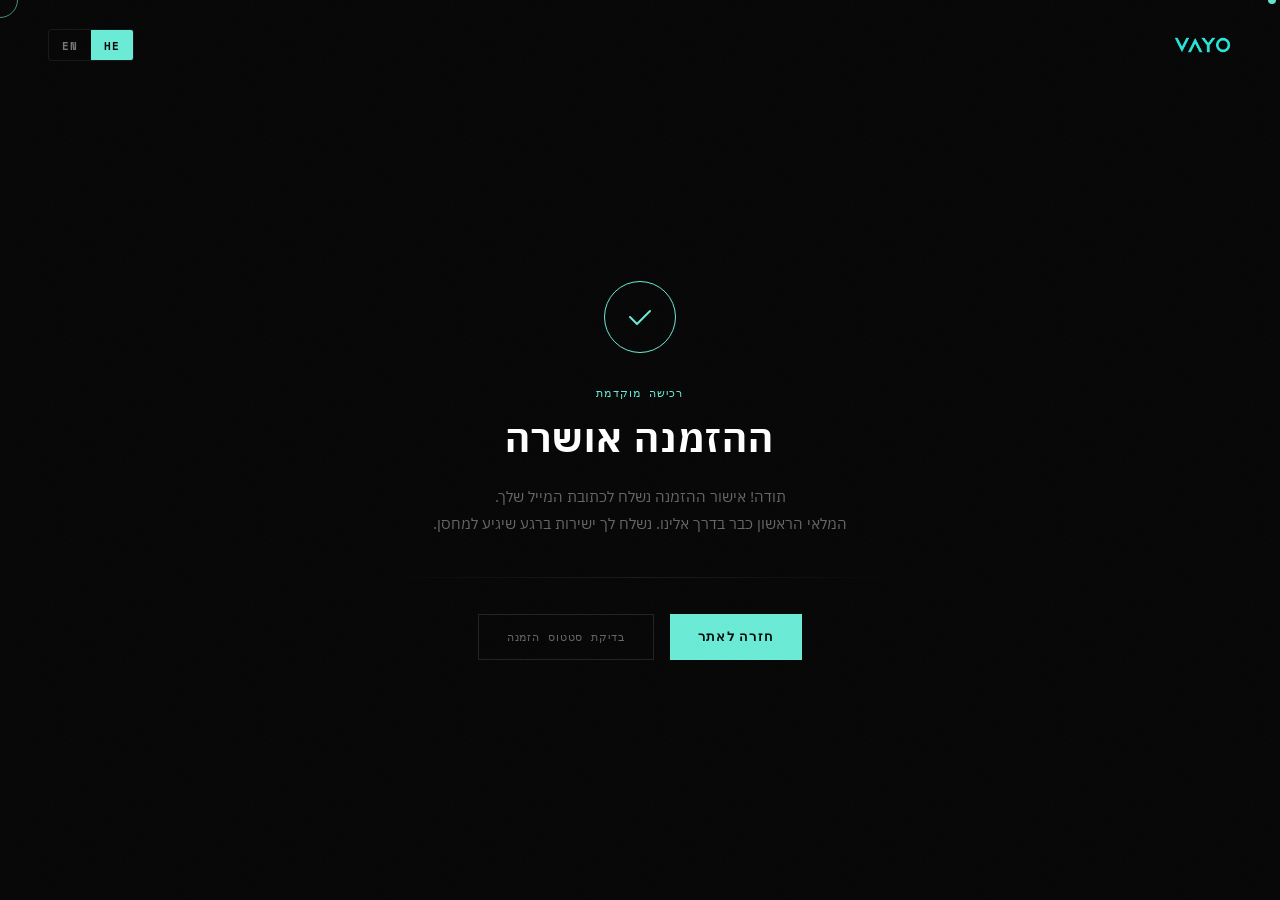
<file: html/pages/order-success.html>
<!DOCTYPE html>
<html lang="he" dir="rtl">
<head>
  <meta charset="UTF-8" />
  <meta name="viewport" content="width=device-width, initial-scale=1.0" />
  <title>ההזמנה אושרה — VAYO</title>
  <link rel="stylesheet" href="../css/style.css?v=14" />
  <link rel="preconnect" href="https://fonts.googleapis.com" />
  <link rel="preconnect" href="https://fonts.gstatic.com" crossorigin />
  <link href="https://fonts.googleapis.com/css2?family=Space+Grotesk:wght@300;400;500;600;700&family=Space+Mono:wght@400;700&family=IBM+Plex+Sans+Hebrew:wght@300;400;500;700&display=swap" rel="stylesheet" />
  <style>
    .success-wrap {
      min-height: 100vh;
      display: flex;
      align-items: center;
      justify-content: center;
      padding: 120px 24px 80px;
    }
    .success-box {
      max-width: 520px;
      width: 100%;
      text-align: center;
    }
    .success-icon {
      margin: 0 auto 32px;
      width: 72px;
      height: 72px;
      border-radius: 50%;
      border: 1.5px solid #6AEBD6;
      display: flex;
      align-items: center;
      justify-content: center;
    }
    .success-eyebrow {
      font-family: 'Space Mono', monospace;
      font-size: 11px;
      letter-spacing: 0.1em;
      color: #6AEBD6;
      text-transform: uppercase;
      margin-bottom: 12px;
    }
    .success-title {
      font-size: clamp(1.8rem, 4vw, 2.4rem);
      font-weight: 700;
      color: #fff;
      letter-spacing: 0.04em;
      text-transform: uppercase;
      margin: 0 0 20px;
    }
    .success-desc {
      font-size: 15px;
      color: #666;
      line-height: 1.8;
      margin: 0 0 40px;
    }
    .success-order-id {
      display: inline-block;
      font-family: 'Space Mono', monospace;
      font-size: 13px;
      color: #6AEBD6;
      border: 1px solid rgba(106,235,214,0.25);
      padding: 10px 20px;
      letter-spacing: 0.12em;
      margin-bottom: 40px;
    }
    .success-divider {
      height: 1px;
      background: linear-gradient(90deg, transparent, #1a1a1a 50%, transparent);
      margin: 0 0 36px;
    }
    .success-actions {
      display: flex;
      gap: 16px;
      justify-content: center;
      flex-wrap: wrap;
    }
    .btn-success-primary {
      padding: 14px 28px;
      background: #6AEBD6;
      color: #060606;
      font-family: 'Space Grotesk', sans-serif;
      font-size: 13px;
      font-weight: 700;
      letter-spacing: 0.1em;
      text-transform: uppercase;
      text-decoration: none;
      transition: opacity 0.2s;
    }
    .btn-success-primary:hover { opacity: 0.88; }
    .btn-success-outline {
      padding: 14px 28px;
      border: 1px solid #222;
      color: #666;
      font-family: 'Space Mono', monospace;
      font-size: 11px;
      letter-spacing: 0.08em;
      text-transform: uppercase;
      text-decoration: none;
      transition: color 0.2s, border-color 0.2s;
    }
    .btn-success-outline:hover { color: #fff; border-color: #444; }
  </style>
</head>
<body>

  <div class="cursor-dot"></div>
  <div class="cursor-ring"></div>

  <nav>
    <a href="../index.html" class="nav-logo">
      <img src="../images/vayo-logo.png" alt="VAYO" class="nav-logo-img" />
    </a>
    <div class="nav-right">
      <div class="lang-toggle">
        <button class="lang-btn" data-lang="en">EN</button>
        <button class="lang-btn active" data-lang="he">HE</button>
      </div>
    </div>
  </nav>

  <div class="success-wrap">
    <div class="success-box">

      <div class="success-icon">
        <svg width="32" height="32" viewBox="0 0 32 32" fill="none" stroke="#6AEBD6" stroke-width="2" stroke-linecap="round" stroke-linejoin="round">
          <polyline points="6,16 13,23 26,10"/>
        </svg>
      </div>

      <div class="success-eyebrow">רכישה מוקדמת</div>
      <h1 class="success-title">ההזמנה אושרה</h1>
      <p class="success-desc">
        תודה! אישור ההזמנה נשלח לכתובת המייל שלך.<br>
        המלאי הראשון כבר בדרך אלינו. נשלח לך ישירות ברגע שיגיע למחסן.
      </p>

      <div id="order-id-box" class="success-order-id" style="display:none;"></div>

      <div class="success-divider"></div>

      <div class="success-actions">
        <a href="../index.html" class="btn-success-primary">חזרה לאתר</a>
        <a id="status-link" href="order-status.html" class="btn-success-outline">בדיקת סטטוס הזמנה</a>
      </div>

    </div>
  </div>

  <script src="../js/main.js?v=6"></script>
  <script>
    // Trigger order confirmation via server (send emails)
    const params  = new URLSearchParams(location.search);
    const orderId = params.get('order') || sessionStorage.getItem('vayo-order') || '';

    if (orderId) {
      document.getElementById('order-id-box').style.display = 'inline-block';
      document.getElementById('order-id-box').textContent = 'הזמנה #' + orderId;
      // Update desc to mention email
      const descEl = document.querySelector('.success-desc');
      if (descEl) descEl.innerHTML = 'שלחנו אליך אישור למייל עם פרטי ההזמנה.<br>המלאי הראשון כבר בדרך אלינו. נשלח לך ישירות ברגע שיגיע למחסן.';

      // Call confirm endpoint (sends emails, marks paid)
      fetch('/api/payment/confirm?order=' + encodeURIComponent(orderId))
        .then(() => {
          sessionStorage.removeItem('vayo-order');
          localStorage.removeItem('vayo-cart');
          const sl = document.getElementById('status-link');
          if (sl) sl.href = 'order-status.html?order=' + orderId;
        })
        .catch(() => {});
    } else {
      // No order ID — just clear cart
      localStorage.removeItem('vayo-cart');
    }
  </script>
</body>
</html>
</file>
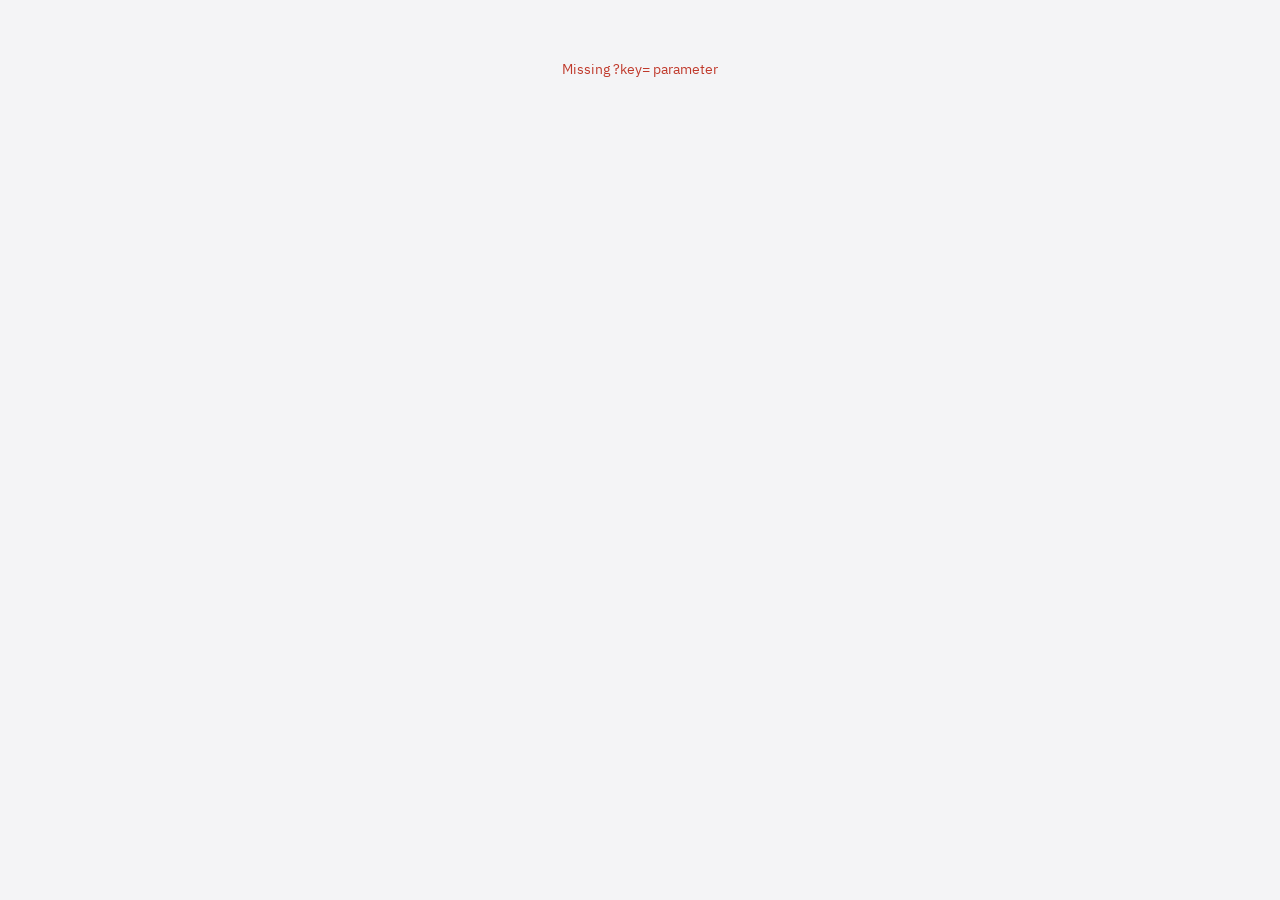
<file: html/pages/orders-admin.html>
<!DOCTYPE html>
<html lang="he" dir="rtl">
<head>
  <meta charset="UTF-8" />
  <meta name="viewport" content="width=device-width, initial-scale=1.0" />
  <title>VAYO — ניהול הזמנות</title>
  <link href="https://fonts.googleapis.com/css2?family=Space+Mono:wght@400;700&family=IBM+Plex+Sans+Hebrew:wght@300;400;500;600;700&display=swap" rel="stylesheet" />
  <style>
    *, *::before, *::after { box-sizing: border-box; margin: 0; padding: 0; }

    :root {
      --bg:        #f4f4f6;
      --surface:   #ffffff;
      --surface2:  #f9f9fb;
      --border:    #e4e4ea;
      --border2:   #d0d0da;
      --text:      #111118;
      --text-sub:  #4a4a60;
      --text-dim:  #8888a0;

      --green:        #16a05a;
      --green-light:  #eaf7f1;
      --green-border: #a8dfc4;
      --orange:       #d4700a;
      --orange-light: #fff4e8;
      --orange-border:#f0c080;
      --red:          #c0392b;
      --red-light:    #fdf0ee;
      --red-border:   #f0b0a8;

      --accent:       #0a9e8a;
    }

    body { background: var(--bg); color: var(--text); font-family: 'IBM Plex Sans Hebrew', sans-serif; min-height: 100vh; }

    /* ── Topbar ── */
    .topbar {
      display: flex; align-items: center; justify-content: space-between;
      padding: 0 32px; height: 56px;
      background: var(--surface); border-bottom: 1px solid var(--border);
      position: sticky; top: 0; z-index: 100;
      box-shadow: 0 1px 4px rgba(0,0,0,0.06);
    }
    .topbar-left  { display: flex; align-items: center; gap: 14px; }
    .topbar-logo  { font-family: 'Space Mono', monospace; font-size: 13px; font-weight: 700; letter-spacing: 0.16em; color: var(--accent); }
    .topbar-sep   { width: 1px; height: 16px; background: var(--border2); }
    .topbar-title { font-size: 13px; color: var(--text-dim); }
    .refresh-btn  {
      background: var(--surface2); border: 1px solid var(--border2); color: var(--text-sub);
      font-family: 'IBM Plex Sans Hebrew', sans-serif; font-size: 12px;
      padding: 7px 16px; cursor: pointer; transition: all 0.12s; border-radius: 6px;
    }
    .refresh-btn:hover { background: var(--border); color: var(--text); }

    /* ── Stats bar ── */
    .stats { display: grid; grid-template-columns: repeat(4, 1fr); background: var(--surface); border-bottom: 1px solid var(--border); }
    .stat  { padding: 20px 28px; border-left: 1px solid var(--border); }
    .stat:last-child { border-left: none; }
    .stat-val { font-family: 'Space Mono', monospace; font-size: 26px; font-weight: 700; color: var(--text); }
    .stat-val.orange { color: var(--orange); }
    .stat-val.green  { color: var(--green); }
    .stat-val.accent { color: var(--accent); }
    .stat-lbl { font-size: 12px; color: var(--text-dim); margin-top: 5px; }

    /* ── Toolbar ── */
    .toolbar {
      display: flex; align-items: center; gap: 10px;
      padding: 14px 32px; border-bottom: 1px solid var(--border);
      background: var(--surface); flex-wrap: wrap;
    }
    .filter-group { display: flex; gap: 6px; flex-wrap: wrap; }
    .filter-btn {
      background: var(--surface2); border: 1px solid var(--border2); color: var(--text-sub);
      font-family: 'IBM Plex Sans Hebrew', sans-serif; font-size: 12px; font-weight: 500;
      padding: 7px 16px; cursor: pointer; transition: all 0.12s; border-radius: 20px;
    }
    .filter-btn:hover { border-color: var(--border2); background: var(--border); }
    .filter-btn.active[data-filter="all"]     { background: var(--text); color: #fff; border-color: var(--text); }
    .filter-btn.active[data-filter="paid"]    { background: var(--orange-light); color: var(--orange); border-color: var(--orange-border); font-weight: 600; }
    .filter-btn.active[data-filter="shipped"] { background: var(--green-light);  color: var(--green);  border-color: var(--green-border); font-weight: 600; }
    .filter-btn.active[data-filter="pending"] { background: var(--green-light);  color: var(--green);  border-color: var(--green-border); font-weight: 600; }

    .search-wrap { margin-right: auto; position: relative; }
    .search-icon { position: absolute; right: 11px; top: 50%; transform: translateY(-50%); pointer-events: none; color: var(--text-dim); }
    .search {
      background: var(--surface2); border: 1px solid var(--border2); color: var(--text);
      font-family: 'IBM Plex Sans Hebrew', sans-serif; font-size: 13px;
      padding: 8px 36px 8px 14px; outline: none; width: 260px; border-radius: 8px;
    }
    .search::placeholder { color: var(--text-dim); }
    .search:focus { border-color: var(--accent); box-shadow: 0 0 0 3px rgba(10,158,138,0.1); }

    /* ── Main ── */
    main { padding: 24px 32px; }
    .orders-list { display: flex; flex-direction: column; gap: 12px; }

    /* ── Card ── */
    .order-card {
      background: var(--surface);
      border: 1px solid var(--border);
      border-radius: 10px;
      overflow: hidden;
      box-shadow: 0 1px 3px rgba(0,0,0,0.05);
      transition: box-shadow 0.15s;
    }
    .order-card:hover { box-shadow: 0 4px 16px rgba(0,0,0,0.09); }
    .order-card.status-pending  { border-right: 4px solid var(--green); }
    .order-card.status-paid     { border-right: 4px solid var(--orange); }
    .order-card.status-shipped  { border-right: 4px solid var(--green); }

    /* Header */
    .card-header {
      display: flex; align-items: center; gap: 14px;
      padding: 14px 20px; border-bottom: 1px solid var(--border);
      background: var(--surface2); flex-wrap: wrap;
    }
    .order-id    { font-family: 'Space Mono', monospace; font-size: 13px; font-weight: 700; color: var(--accent); }
    .order-date  { font-size: 12px; color: var(--text-dim); }
    .h-spacer    { flex: 1; }
    .order-total { font-family: 'Space Mono', monospace; font-size: 16px; font-weight: 700; color: var(--text); }

    /* Badge */
    .badge {
      display: inline-flex; align-items: center; gap: 6px;
      padding: 4px 12px; font-size: 11px; font-weight: 600;
      border-radius: 20px; border: 1px solid;
    }
    .badge-dot { width: 7px; height: 7px; border-radius: 50%; flex-shrink: 0; }
    .badge-pending  { background: var(--green-light);  color: var(--green);  border-color: var(--green-border); }
    .badge-pending  .badge-dot { background: var(--green); }
    .badge-paid     { background: var(--orange-light); color: var(--orange); border-color: var(--orange-border); }
    .badge-paid     .badge-dot { background: var(--orange); animation: pulse 1.6s ease-in-out infinite; }
    .badge-shipped  { background: var(--green-light);  color: var(--green);  border-color: var(--green-border); }
    .badge-shipped  .badge-dot { background: var(--green); }
    .badge-cancelled{ background: var(--red-light);    color: var(--red);    border-color: var(--red-border); }
    .badge-cancelled .badge-dot { background: var(--red); }
    @keyframes pulse { 0%,100%{opacity:1} 50%{opacity:0.35} }

    /* Body */
    .card-body { display: grid; grid-template-columns: 220px 1fr 240px; }
    .card-col  { padding: 16px 20px; border-left: 1px solid var(--border); }
    .card-col:last-child { border-left: none; }
    .col-label { font-size: 11px; font-weight: 600; letter-spacing: 0.04em; text-transform: uppercase; color: var(--text-dim); margin-bottom: 10px; }

    /* Customer */
    .cust-name   { font-size: 15px; font-weight: 600; color: var(--text); margin-bottom: 6px; }
    .cust-line   { font-size: 13px; color: var(--text-sub); margin-top: 3px; }
    .cust-line a { color: var(--accent); text-decoration: none; }
    .cust-line a:hover { text-decoration: underline; }
    .cust-addr   { font-size: 12px; color: var(--text-dim); margin-top: 8px; padding-top: 8px; border-top: 1px solid var(--border); line-height: 1.6; }

    /* Items */
    .item-row  { display: flex; align-items: baseline; justify-content: space-between; padding: 6px 0; border-bottom: 1px solid var(--border); }
    .item-row:last-child { border-bottom: none; }
    .item-name { font-size: 13px; color: var(--text-sub); }
    .item-var  { font-size: 11px; color: var(--text-dim); margin-top: 2px; }
    .item-qty  { font-family: 'Space Mono', monospace; font-size: 12px; color: var(--text-dim); white-space: nowrap; }

    /* Ship action */
    .ship-action { display: flex; flex-direction: column; gap: 8px; }
    .ship-row    { display: flex; gap: 6px; }
    .ship-input  {
      background: var(--surface2); border: 1px solid var(--border2); color: var(--text);
      font-family: 'IBM Plex Sans Hebrew', sans-serif; font-size: 13px;
      padding: 8px 12px; outline: none; flex: 1; min-width: 0; border-radius: 6px;
    }
    .ship-input::placeholder { color: var(--text-dim); }
    .ship-input:focus { border-color: var(--accent); box-shadow: 0 0 0 3px rgba(10,158,138,0.1); }
    .ship-input.sm { flex: 0 0 80px; }

    .btn-ship {
      background: var(--orange); color: #fff; border: none;
      font-family: 'IBM Plex Sans Hebrew', sans-serif; font-size: 13px; font-weight: 600;
      padding: 10px 0; cursor: pointer; transition: background 0.15s; width: 100%; border-radius: 6px;
    }
    .btn-ship:hover    { background: #b85e08; }
    .btn-ship:disabled { background: var(--border2); color: var(--text-dim); cursor: not-allowed; }

    .tracking-block {
      border: 1px solid var(--green-border); background: var(--green-light);
      padding: 12px 14px; border-radius: 6px;
    }
    .tracking-carrier { font-size: 12px; color: var(--text-dim); margin-bottom: 4px; }
    .tracking-num     { font-family: 'Space Mono', monospace; font-size: 14px; color: var(--green); font-weight: 700; }

    /* States */
    .state-box {
      display: flex; flex-direction: column; align-items: center; justify-content: center;
      padding: 80px 20px; gap: 14px; color: var(--text-dim); font-size: 14px;
    }
    .state-box svg { opacity: 0.25; }
    .error-msg { padding: 60px; text-align: center; font-size: 14px; color: var(--red); }

    /* Responsive */
    @media (max-width: 860px) {
      .topbar, .toolbar, main { padding-right: 16px; padding-left: 16px; }
      .stats { grid-template-columns: repeat(2, 1fr); }
      .stat:nth-child(2) { border-left: none; }
      .card-body { grid-template-columns: 1fr; }
      .card-col  { border-left: none; border-top: 1px solid var(--border); }
      .card-col:first-child { border-top: none; }
      .search-wrap { margin-right: 0; width: 100%; }
      .search { width: 100%; }
    }
  </style>
</head>
<body>

<header class="topbar">
  <div class="topbar-left">
    <div class="topbar-logo">VAYO</div>
    <div class="topbar-sep"></div>
    <div class="topbar-title">ניהול הזמנות</div>
  </div>
  <button class="refresh-btn" onclick="loadOrders()">רענן</button>
</header>

<div class="stats">
  <div class="stat">
    <div class="stat-val" id="st-total">—</div>
    <div class="stat-lbl">סה"כ הזמנות</div>
  </div>
  <div class="stat">
    <div class="stat-val orange" id="st-paid">—</div>
    <div class="stat-lbl">ממתינות למשלוח</div>
  </div>
  <div class="stat">
    <div class="stat-val green" id="st-shipped">—</div>
    <div class="stat-lbl">נשלחו</div>
  </div>
  <div class="stat">
    <div class="stat-val accent" id="st-revenue">—</div>
    <div class="stat-lbl">הכנסות</div>
  </div>
</div>

<div class="toolbar">
  <div class="filter-group">
    <button class="filter-btn active" data-filter="all">הכל</button>
    <button class="filter-btn" data-filter="paid">ממתין למשלוח</button>
    <button class="filter-btn" data-filter="shipped">נשלח</button>
    <button class="filter-btn" data-filter="pending">טרם שולם</button>
  </div>
  <div class="search-wrap">
    <span class="search-icon">
      <svg width="14" height="14" viewBox="0 0 14 14" fill="none">
        <circle cx="6" cy="6" r="4.5" stroke="currentColor" stroke-width="1.4"/>
        <path d="M9.5 9.5L13 13" stroke="currentColor" stroke-width="1.4" stroke-linecap="round"/>
      </svg>
    </span>
    <input type="text" class="search" id="search" placeholder="חיפוש - שם, הזמנה, טלפון..." />
  </div>
</div>

<main>
  <div id="orders-container">
    <div class="state-box">
      <svg width="40" height="40" viewBox="0 0 40 40" fill="none">
        <rect x="8" y="12" width="24" height="20" rx="2" stroke="#8888a0" stroke-width="1.5"/>
        <path d="M14 20h12M14 25h8" stroke="#8888a0" stroke-width="1.5" stroke-linecap="round"/>
        <path d="M14 12V9a2 2 0 0 1 2-2h8a2 2 0 0 1 2 2v3" stroke="#8888a0" stroke-width="1.5"/>
      </svg>
      טוען הזמנות...
    </div>
  </div>
</main>

<script>
  const KEY = new URLSearchParams(location.search).get('key') || '';
  if (!KEY) document.body.innerHTML = '<div class="error-msg">Missing ?key= parameter</div>';

  let allOrders    = [];
  let activeFilter = 'all';

  async function loadOrders() {
    document.getElementById('orders-container').innerHTML =
      '<div class="state-box"><svg width="40" height="40" viewBox="0 0 40 40" fill="none"><rect x="8" y="12" width="24" height="20" rx="2" stroke="#8888a0" stroke-width="1.5"/><path d="M14 20h12M14 25h8" stroke="#8888a0" stroke-width="1.5" stroke-linecap="round"/></svg>טוען הזמנות...</div>';
    try {
      const r = await fetch('/api/admin/orders?key=' + KEY);
      if (r.status === 401) { document.body.innerHTML = '<div class="error-msg">Unauthorized — wrong admin key</div>'; return; }
      allOrders = await r.json();
      const ord = { paid: 0, pending: 1, shipped: 2 };
      allOrders.sort((a, b) => (ord[a.status] ?? 9) - (ord[b.status] ?? 9));
      updateStats();
      render();
    } catch(e) {
      document.getElementById('orders-container').innerHTML = '<div class="error-msg">שגיאה בטעינת הזמנות. בדוק חיבור ורענן.</div>';
    }
  }

  function updateStats() {
    const paid    = allOrders.filter(o => o.status === 'paid').length;
    const shipped = allOrders.filter(o => o.status === 'shipped').length;
    const revenue = allOrders.filter(o => ['paid','shipped'].includes(o.status))
                             .reduce((s, o) => s + (o.total || 0), 0);
    document.getElementById('st-total').textContent   = allOrders.length;
    document.getElementById('st-paid').textContent    = paid;
    document.getElementById('st-shipped').textContent = shipped;
    document.getElementById('st-revenue').textContent = revenue.toLocaleString('he-IL') + ' ₪';
  }

  function render() {
    const q = document.getElementById('search').value.trim().toLowerCase();
    const list = allOrders.filter(o => {
      if (activeFilter !== 'all' && o.status !== activeFilter) return false;
      if (q) {
        const hay = (o.id + (o.customer?.name||'') + (o.customer?.phone||'') + (o.customer?.email||'')).toLowerCase();
        return hay.includes(q);
      }
      return true;
    });

    if (!list.length) {
      document.getElementById('orders-container').innerHTML =
        '<div class="state-box"><svg width="40" height="40" viewBox="0 0 40 40" fill="none"><rect x="8" y="12" width="24" height="20" rx="2" stroke="#8888a0" stroke-width="1.5"/><path d="M14 20h12M14 25h8" stroke="#8888a0" stroke-width="1.5" stroke-linecap="round"/></svg>אין הזמנות להצגה</div>';
      return;
    }
    document.getElementById('orders-container').innerHTML =
      '<div class="orders-list">' + list.map(buildCard).join('') + '</div>';
  }

  function statusLabel(s) {
    return { pending:'טרם שולם', paid:'ממתין למשלוח', shipped:'נשלח', cancelled:'בוטל', refunded:'הוחזר' }[s] || s;
  }

  function esc(s) {
    return String(s||'').replace(/&/g,'&amp;').replace(/</g,'&lt;').replace(/>/g,'&gt;').replace(/"/g,'&quot;');
  }

  function buildCard(o) {
    const dateStr = (o.created_at || '').replace('T',' ').slice(0,16);
    const badge   = `<span class="badge badge-${esc(o.status)}"><span class="badge-dot"></span>${statusLabel(o.status)}</span>`;

    const items = (o.items || []).map(i => `
      <div class="item-row">
        <div>
          <div class="item-name">${esc(i.name)}</div>
          ${i.variant ? `<div class="item-var">${esc(i.variant)}</div>` : ''}
        </div>
        <div class="item-qty">×${esc(i.qty)}</div>
      </div>`).join('');

    const addr = esc(o.customer?.address || '');

    let action = '';
    if (o.status === 'paid') {
      action = `
        <div class="ship-action">
          <div class="ship-row">
            <input class="ship-input sm" placeholder="ספק" id="carrier-${esc(o.id)}" />
            <input class="ship-input" placeholder="מספר מעקב" id="tracking-${esc(o.id)}" />
          </div>
          <button class="btn-ship" data-order="${esc(o.id)}" onclick="ship('${esc(o.id)}')">סמן כנשלח</button>
        </div>`;
    } else if (o.status === 'shipped' && o.tracking) {
      action = `
        <div class="tracking-block">
          <div class="tracking-carrier">${esc(o.carrier || 'משלוח')}</div>
          <div class="tracking-num">${esc(o.tracking)}</div>
        </div>`;
    } else if (o.status === 'shipped') {
      action = `<span style="font-size:13px;color:var(--text-dim);">נשלח ללא מספר מעקב</span>`;
    } else if (o.status === 'cancelled' || o.status === 'refunded') {
      action = `<span style="font-size:13px;color:var(--red);">${statusLabel(o.status)}</span>`;
    } else {
      action = `<span style="font-size:13px;color:var(--text-dim);">ממתין לתשלום</span>`;
    }

    return `
      <div class="order-card status-${esc(o.status)}">
        <div class="card-header">
          <div class="order-id">#${esc(o.id)}</div>
          <div class="order-date">${esc(dateStr)}</div>
          <div class="h-spacer"></div>
          <div class="order-total">${(o.total||0).toLocaleString('he-IL')} ₪</div>
          ${badge}
        </div>
        <div class="card-body">
          <div class="card-col">
            <div class="col-label">לקוח</div>
            <div class="cust-name">${esc(o.customer?.name||'')}</div>
            <div class="cust-line"><a href="tel:${esc(o.customer?.phone||'')}">${esc(o.customer?.phone||'')}</a></div>
            <div class="cust-line">${esc(o.customer?.email||'')}</div>
            ${addr ? `<div class="cust-addr">${addr}</div>` : ''}
          </div>
          <div class="card-col">
            <div class="col-label">מוצרים</div>
            <div class="items-list">${items}</div>
          </div>
          <div class="card-col">
            <div class="col-label">משלוח</div>
            ${action}
          </div>
        </div>
      </div>`;
  }

  async function ship(orderId) {
    const tracking = document.getElementById('tracking-' + orderId)?.value.trim() || '';
    const carrier  = document.getElementById('carrier-'  + orderId)?.value.trim() || '';
    if (!tracking) {
      if (!confirm('לשלוח ללא מספר מעקב?')) return;
    }
    const btn = document.querySelector(`button[data-order="${orderId}"]`);
    if (btn) { btn.disabled = true; btn.textContent = 'שולח...'; }
    try {
      const r = await fetch(`/api/admin/orders/${orderId}/ship?key=${KEY}`, {
        method: 'POST', headers: {'Content-Type':'application/json'},
        body: JSON.stringify({ tracking, carrier })
      });
      const d = await r.json();
      if (d.ok) {
        await loadOrders();
      } else {
        alert(d.error || 'שגיאה');
        if (btn) { btn.disabled = false; btn.textContent = 'סמן כנשלח'; }
      }
    } catch(e) {
      alert('שגיאת רשת. נסה שוב.');
      if (btn) { btn.disabled = false; btn.textContent = 'סמן כנשלח'; }
    }
  }

  document.querySelectorAll('.filter-btn').forEach(btn => {
    btn.addEventListener('click', () => {
      document.querySelectorAll('.filter-btn').forEach(b => b.classList.remove('active'));
      btn.classList.add('active');
      activeFilter = btn.dataset.filter;
      render();
    });
  });
  document.getElementById('search').addEventListener('input', render);

  loadOrders();
</script>
</body>
</html>
</file>
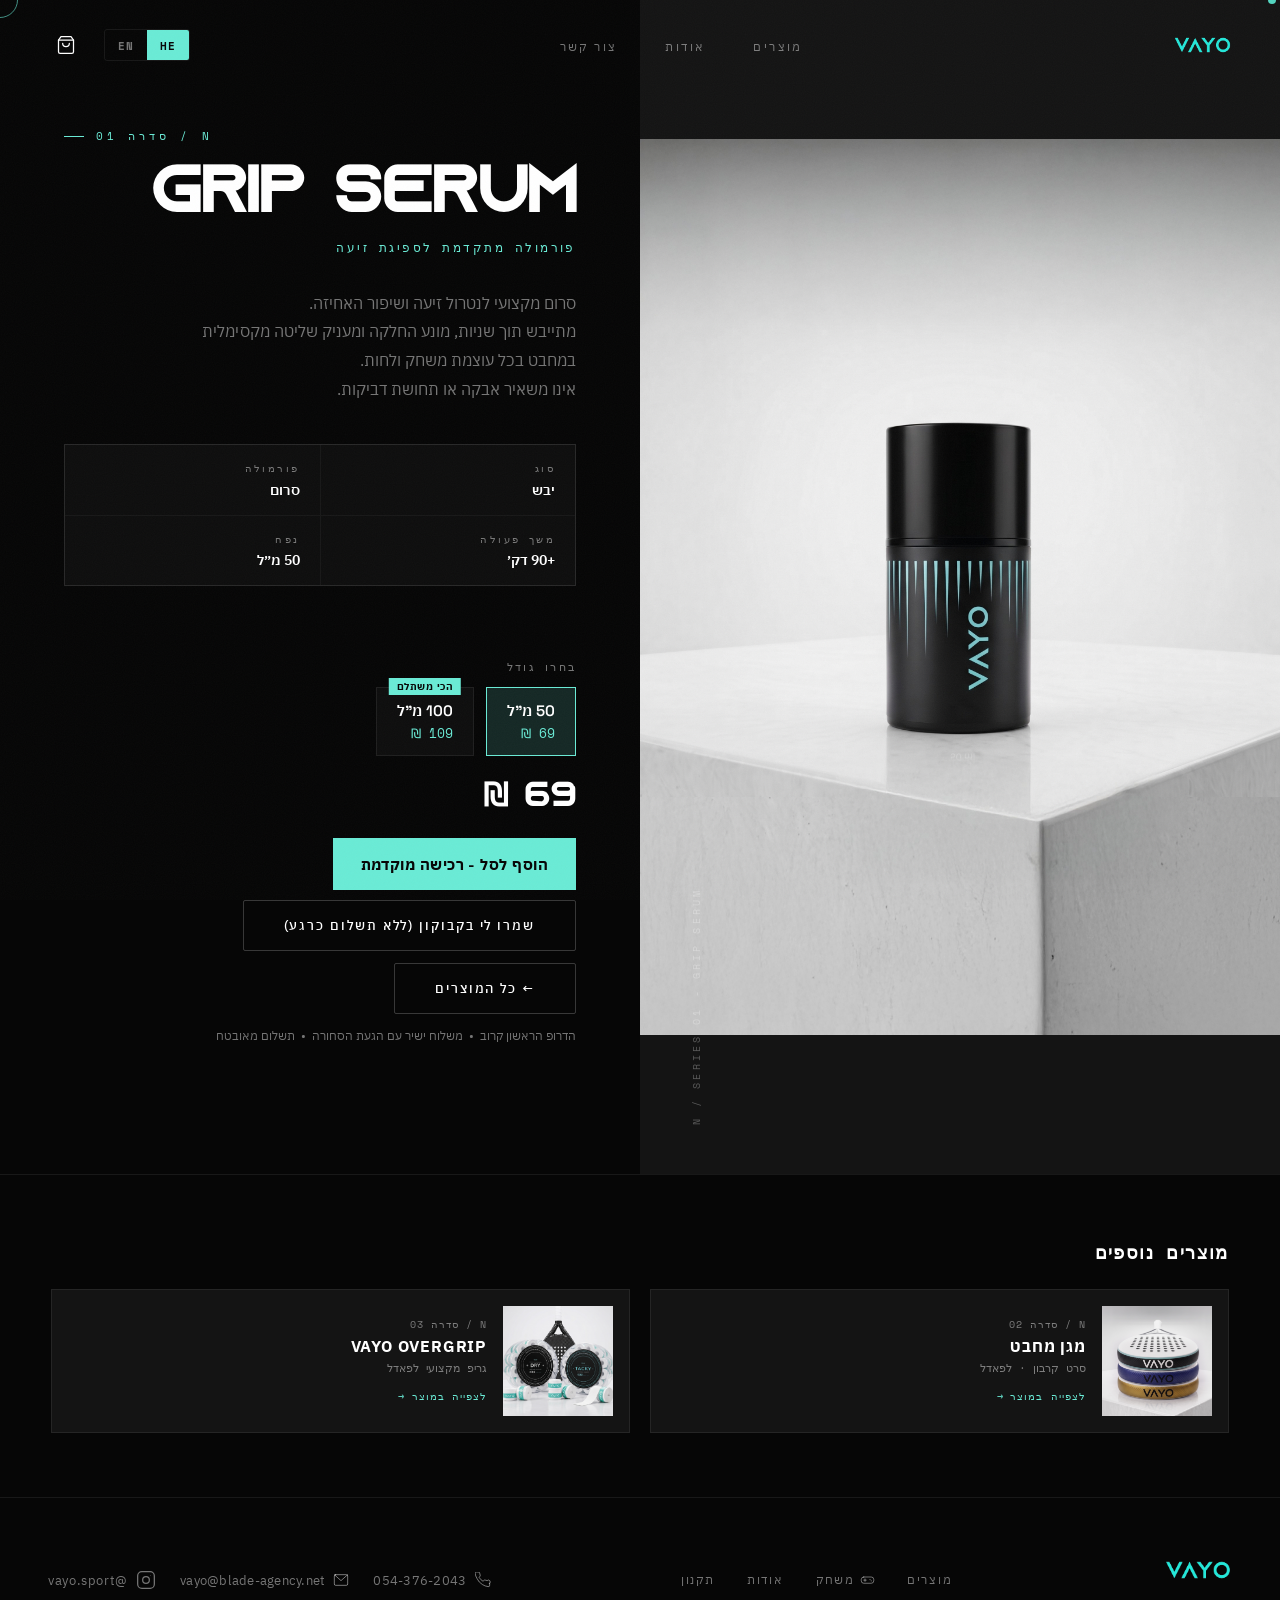
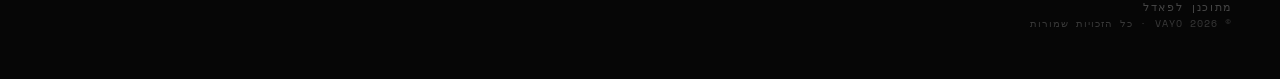
<file: html/pages/serum.html>
<!DOCTYPE html>
<html lang="en">
<head>
  <meta charset="UTF-8" />
  <meta name="viewport" content="width=device-width, initial-scale=1.0" />
  <title>GRIP SERUM - VAYO</title>
  <link rel="stylesheet" href="../css/style.css?v=12" />
  <link rel="preconnect" href="https://fonts.googleapis.com" />
  <link rel="preconnect" href="https://fonts.gstatic.com" crossorigin />
  <link href="https://fonts.googleapis.com/css2?family=Space+Grotesk:wght@300;400;500;600;700&family=Space+Mono:wght@400;700&family=IBM+Plex+Sans+Hebrew:wght@300;400;500;700&display=swap" rel="stylesheet" />
  <!-- Meta Pixel Code -->
  <script>
  !function(f,b,e,v,n,t,s)
  {if(f.fbq)return;n=f.fbq=function(){n.callMethod?
  n.callMethod.apply(n,arguments):n.queue.push(arguments)};
  if(!f._fbq)f._fbq=n;n.push=n;n.loaded=!0;n.version='2.0';
  n.queue=[];t=b.createElement(e);t.async=!0;
  t.src=v;s=b.getElementsByTagName(e)[0];
  s.parentNode.insertBefore(t,s)}(window, document,'script',
  'https://connect.facebook.net/en_US/fbevents.js');
  fbq('init', '1798460304676639');
  fbq('track', 'PageView');
  </script>
  <noscript><img height="1" width="1" style="display:none"
  src="https://www.facebook.com/tr?id=1798460304676639&ev=PageView&noscript=1"
  /></noscript>
  <!-- End Meta Pixel Code -->
</head>
<body>

  <div class="cursor-dot"></div>
  <div class="cursor-ring"></div>

  <!-- NAV -->
  <nav>
    <a href="../index.html" class="nav-logo"><img src="../images/vayo-logo.png" alt="VAYO" class="nav-logo-img" /></a>
    <ul class="nav-center">
      <li><a href="../index.html#contact" data-i18n="nav_contact">Contact</a></li>
      <li><a href="../index.html#about" data-i18n="nav_about">About</a></li>
      <li><a href="/padel/" class="nav-game-link" data-i18n="nav_game">משחק</a></li>
      <li><a href="../index.html#products" data-i18n="nav_products">Products</a></li>
    </ul>
    <div class="nav-right">
      <div class="lang-toggle">
        <button class="lang-btn" data-lang="en">EN</button>
        <button class="lang-btn active" data-lang="he">HE</button>
      </div>
      <button class="hamburger"><span></span><span></span><span></span></button>
    </div>
  </nav>
  <div class="mobile-menu">
    <a href="../index.html#products" data-i18n="nav_products">Products</a>
    <a href="/padel/" class="nav-game-link" data-i18n="nav_game"><svg width="15" height="15" viewBox="0 0 24 24" fill="none" stroke="currentColor" stroke-width="1.5" stroke-linecap="round" stroke-linejoin="round" style="vertical-align:middle;margin-bottom:2px"><rect x="2" y="8" width="20" height="10" rx="4"/><path d="M6 13h4M8 11v4"/><circle cx="16" cy="12" r="1" fill="currentColor" stroke="none"/><circle cx="18" cy="14" r="1" fill="currentColor" stroke="none"/></svg> משחק</a>
    <a href="../index.html#about" data-i18n="nav_about">About</a>
    <a href="../index.html#contact" data-i18n="nav_contact">Contact</a>
  </div>

  <!-- PRODUCT HERO -->
  <div class="prod-hero">
    <div class="prod-hero-visual">
      <picture>
        <source media="(max-width: 768px)" srcset="../images/products/serum-h.jpg?v=2" />
        <img src="../images/products/serum.jpg?v=2" alt="GRIP SERUM" />
      </picture>
      <div class="product-placeholder-large" style="position:absolute;inset:0;display:none;">
        <svg width="80" height="80" viewBox="0 0 80 80" fill="none" stroke-width="1">
          <path d="M30 8h20v14l8 12v28a4 4 0 01-4 4H26a4 4 0 01-4-4V34l8-12V8z"/>
          <line x1="22" y1="42" x2="58" y2="42"/>
          <circle cx="40" cy="55" r="5"/>
        </svg>
        <span>serum.jpg</span>
      </div>
      <div class="prod-visual-label mono-el">N / SERIES 01 - GRIP SERUM</div>
    </div>

    <div class="prod-hero-content">
      <div class="prod-series mono-el" data-i18n="sr_series">N / SERIES 01</div>
      <h1 class="prod-name" data-i18n="sr_name">GRIP SERUM</h1>
      <div class="prod-subtitle mono-el" data-i18n="sr_sub">Advanced Sweat Absorption Formula</div>
      <p class="prod-desc" data-i18n="sr_desc">
        One spray is all it takes. Our anti-slip serum bonds instantly to your grip, maximizing friction and eliminating slippage. Stay in control, every point.
      </p>

      <div class="prod-specs-grid">
        <div class="spec-cell">
          <div class="spec-k mono-el" data-i18n="sk_type">Type</div>
          <div class="spec-v" data-i18n="sr_sv_type">Grip Serum</div>
        </div>
        <div class="spec-cell">
          <div class="spec-k mono-el" data-i18n="sk_mat">Formula</div>
          <div class="spec-v" data-i18n="sr_sv_mat">Anti-Slip Pro</div>
        </div>
        <div class="spec-cell">
          <div class="spec-k mono-el" data-i18n="sr_sk_dur">Duration</div>
          <div class="spec-v" data-i18n="sr_sv_dur">Long Lasting</div>
        </div>
        <div class="spec-cell">
          <div class="spec-k mono-el" data-i18n="sk_orig">Volume</div>
          <div class="spec-v" data-i18n="sv_orig" id="sr-spec-vol">50 מ"ל</div>
        </div>
      </div>

      <!-- VARIANT SELECTOR -->
      <div class="sr-variants">
        <div class="sr-variant-label mono-el" id="sr-size-label">בחרו גודל / Choose Size</div>
        <div class="sr-variant-pills">
          <button class="sr-pill active" data-size="50ml" data-regular="69" data-launch="69">
            <span class="sr-pill-name">50 מ"ל</span>
            <span class="sr-pill-price">69 ₪</span>
          </button>
          <button class="sr-pill" data-size="100ml" data-regular="109" data-launch="109">
            <span class="sr-pill-badge" id="sr-badge">הכי משתלם</span>
            <span class="sr-pill-name">100 מ"ל</span>
            <span class="sr-pill-price">109 ₪</span>
          </button>
        </div>
      </div>

      <!-- PRICE DISPLAY -->
      <div class="sr-price-row">
        <span class="sr-launch-price" id="sr-launch-price">69 ₪</span>
      </div>

      <!-- BUTTONS -->
      <div class="buy-row" style="margin-top:1.5rem;flex-direction:column;gap:10px;align-items:flex-start;">
        <button class="btn-reserve" id="btn-preorder">הוסף לסל - רכישה מוקדמת</button>
        <div style="display:flex;gap:12px;align-items:center;flex-wrap:wrap;">
          <button class="btn-outline" id="btn-reserve" style="cursor:pointer;">שריין ללא תשלום</button>
          <a href="../index.html#products" class="btn-outline" data-i18n="btn_back">← כל המוצרים</a>
        </div>
      </div>
      <div class="sr-microcopy" id="sr-microcopy">הדרופ הראשון קרוב &nbsp;•&nbsp; משלוח ישיר עם הגעת הסחורה &nbsp;•&nbsp; תשלום מאובטח</div>
    </div>
  </div>

  <!-- RESERVE MODAL -->
  <div class="sr-overlay" id="sr-overlay">
    <div class="sr-modal" role="dialog" aria-modal="true">
      <button class="sr-modal-close" id="sr-close" aria-label="סגור">✕</button>

      <div id="sr-form-wrap">
        <h2 class="sr-modal-title" id="sr-modal-title">שריינו בקבוקון מהמלאי הבא – שלמו רק כשיגיע</h2>
        <p class="sr-modal-sub" id="sr-modal-sub">בגלל הביקוש והמלאי המוגבל של הדרופ הקרוב, שריינו לעצמכם בקבוקון עכשיו ללא שום התחייבות כספית. ברגע שהמלאי נוחת, תקבלו הודעת וואטסאפ עם לינק לתשלום במחיר ההשקה המוזל לפני כולם.</p>

        <form id="sr-form" novalidate>
          <div class="sr-field">
            <label class="sr-label" id="lbl-name">שם מלא *</label>
            <input class="sr-input" id="sr-name" type="text" autocomplete="name" />
            <div class="sr-err" id="err-name"></div>
          </div>
          <div class="sr-field">
            <label class="sr-label" id="lbl-phone">טלפון / וואטסאפ *</label>
            <input class="sr-input" id="sr-phone" type="tel" autocomplete="tel" inputmode="tel" />
            <div class="sr-err" id="err-phone"></div>
          </div>
          <div class="sr-field">
            <label class="sr-label" id="lbl-email">אימייל *</label>
            <input class="sr-input" id="sr-email" type="email" autocomplete="email" inputmode="email" />
            <div class="sr-err" id="err-email"></div>
          </div>
          <div class="sr-field">
            <label class="sr-label" id="lbl-size">גודל מבוקש</label>
            <div class="sr-modal-pills">
              <button type="button" class="sr-modal-pill active" data-size="50ml" id="mpill-50">50 מ"ל – 69 ₪</button>
              <button type="button" class="sr-modal-pill" data-size="100ml" id="mpill-100">100 מ"ל – 109 ₪</button>
            </div>
          </div>
          <button type="submit" class="btn-reserve-submit" id="sr-submit">שריינו לי בקבוקון</button>
        </form>
      </div>

      <div class="sr-success" id="sr-success">
        <div class="sr-success-icon"><svg width="44" height="44" viewBox="0 0 44 44" fill="none" stroke="#6AEBD6" stroke-width="2" stroke-linecap="round" stroke-linejoin="round"><circle cx="22" cy="22" r="18"/><polyline points="14,22 20,28 30,16"/></svg></div>
        <h3 class="sr-success-title" id="sr-success-title">הבקבוקון שלך שוריין בהצלחה!</h3>
        <p class="sr-success-msg" id="sr-success-msg">אין צורך לשלם כרגע. נעדכן אותך בוואטסאפ ברגע שהמלאי נוחת עם הלינק להזמנה במחיר המוזל.</p>
      </div>
    </div>
  </div>

  <!-- RELATED PRODUCTS -->
  <section class="related-section">
    <div class="related-eyebrow mono-el" data-i18n="rel_title">More Products</div>
    <div class="related-grid">
      <a href="frame-protector.html" class="related-card">
        <img src="../images/products/frame-general-h.jpg" alt="FRAME PROTECTOR" class="related-card-img" />
        <div class="related-card-body">
          <div class="related-card-series mono-el" data-i18n="p2_series">N / SERIES 02</div>
          <div class="related-card-name" data-i18n="p2_name">FRAME PROTECTOR</div>
          <div class="related-card-sub mono-el" data-i18n="p2_sub">Carbon Tape · For Padel</div>
          <div class="related-card-link mono-el"><span data-i18n="p2_link">View Product</span> →</div>
        </div>
      </a>
      <a href="grip.html" class="related-card">
        <img src="../images/products/grip-general-h.jpg" alt="VAYO Overgrip" class="related-card-img" />
        <div class="related-card-body">
          <div class="related-card-series mono-el" data-i18n="p1_series">N / SERIES 03</div>
          <div class="related-card-name" data-i18n="p1_name">VAYO Overgrip</div>
          <div class="related-card-sub mono-el" data-i18n="p1_sub">Pro Padel Overgrip</div>
          <div class="related-card-link mono-el"><span data-i18n="p1_link">View Product</span> →</div>
        </div>
      </a>
    </div>
  </section>

  <!-- FOOTER -->
  <footer>
    <div class="footer-inner">
      <div>
        <img src="../images/vayo-logo.png" alt="VAYO" class="footer-logo-img" />
        <div class="footer-sub mono-el" data-i18n="footer_sub">Engineered for Padel</div>
      </div>
      <div class="footer-links">
        <a href="../index.html#products" data-i18n="f_products">Products</a>
        <a href="/padel/" class="nav-game-link" data-i18n="nav_game"><svg width="15" height="15" viewBox="0 0 24 24" fill="none" stroke="currentColor" stroke-width="1.5" stroke-linecap="round" stroke-linejoin="round" style="vertical-align:middle;margin-bottom:2px"><rect x="2" y="8" width="20" height="10" rx="4"/><path d="M6 13h4M8 11v4"/><circle cx="16" cy="12" r="1" fill="currentColor" stroke="none"/><circle cx="18" cy="14" r="1" fill="currentColor" stroke="none"/></svg> משחק</a>
    <a href="../index.html#about" data-i18n="f_about">About</a>
        <a href="terms.html" data-i18n="f_terms">תקנון</a>
      </div>
      <div class="footer-contact">
        <a href="tel:0543762043" class="footer-email"><svg width="16" height="16" viewBox="0 0 24 24" fill="none" stroke="currentColor" stroke-width="1.5" stroke-linecap="round" stroke-linejoin="round"><path d="M22 16.92v3a2 2 0 01-2.18 2 19.79 19.79 0 01-8.63-3.07A19.5 19.5 0 013.07 9.8a19.79 19.79 0 01-3.07-8.63A2 2 0 012 0h3a2 2 0 012 1.72c.127.96.361 1.903.7 2.81a2 2 0 01-.45 2.11L6.09 7.91a16 16 0 006 6l1.27-1.27a2 2 0 012.11-.45c.907.339 1.85.573 2.81.7A2 2 0 0122 16.92z"/></svg><span>054-376-2043</span></a>
        <a href="mailto:vayo@blade-agency.net" class="footer-email"><svg width="16" height="16" viewBox="0 0 24 24" fill="none" stroke="currentColor" stroke-width="1.5" stroke-linecap="round" stroke-linejoin="round"><rect x="2" y="4" width="20" height="16" rx="2"/><polyline points="2,4 12,13 22,4"/></svg><span>vayo@blade-agency.net</span></a>
        <a href="https://www.instagram.com/vayo.sport/" target="_blank" rel="noopener noreferrer" class="footer-instagram"><svg width="20" height="20" viewBox="0 0 24 24" fill="none" stroke="currentColor" stroke-width="1.5" stroke-linecap="round" stroke-linejoin="round"><rect x="2" y="2" width="20" height="20" rx="5" ry="5"/><circle cx="12" cy="12" r="4"/><circle cx="17.5" cy="6.5" r="0.5" fill="currentColor" stroke="none"/></svg><span>@vayo.sport</span></a>
      </div>
      </div>
      <div class="footer-copy mono-el" data-i18n="footer_copy">© 2026 VAYO · ALL RIGHTS RESERVED</div>
    </div>
  </footer>

  <style>
    /* ── Variant Pills ── */
    .sr-variants { margin-top: 2rem; }
    .sr-variant-label { font-size: 0.7rem; letter-spacing: 0.2em; color: var(--gray); margin-bottom: 0.75rem; }
    .sr-variant-pills { display: flex; gap: 0.75rem; flex-wrap: wrap; }
    .sr-pill {
      position: relative; display: flex; flex-direction: column; align-items: flex-start;
      gap: 0.2rem; padding: 0.75rem 1.25rem; border: 1px solid var(--border);
      background: var(--dark); color: var(--white); cursor: pointer;
      font-family: var(--font); font-size: 0.95rem; transition: border-color .2s, background .2s;
    }
    .sr-pill:hover { border-color: var(--teal); }
    .sr-pill.active { border-color: var(--teal); background: var(--teal-mid); }
    .sr-pill-name { font-weight: 600; }
    .sr-pill-price { font-size: 0.8rem; color: var(--teal); font-family: var(--mono); }
    .sr-pill-badge {
      position: absolute; top: -10px; left: 50%; transform: translateX(-50%);
      background: var(--teal); color: var(--black); font-size: 0.62rem;
      font-weight: 700; letter-spacing: 0.05em; padding: 2px 8px; white-space: nowrap;
    }

    /* ── Price Row ── */
    .sr-price-row { display: flex; align-items: baseline; gap: 0.75rem; margin-top: 1.25rem; }
    .sr-launch-price { font-size: 2rem; font-weight: 700; color: var(--white); font-family: var(--azonix); }
    .sr-regular-price { font-size: 1rem; color: var(--gray); }
    .sr-launch-tag { font-size: 0.65rem; letter-spacing: 0.15em; color: var(--teal); text-transform: uppercase; }

    /* ── Reserve Button ── */
    .btn-reserve {
      display: inline-block; padding: 1rem 1.75rem; background: var(--teal);
      color: var(--black); font-family: var(--font); font-size: 0.95rem;
      font-weight: 700; letter-spacing: 0.03em; border: none; cursor: pointer;
      transition: opacity .2s; white-space: nowrap;
    }
    .btn-reserve:hover { opacity: 0.88; }
    .sr-microcopy { font-size: 0.72rem; color: var(--gray); margin-top: 0.85rem; line-height: 1.6; }

    /* ── Modal Overlay ── */
    .sr-overlay {
      display: none; position: fixed; inset: 0; background: rgba(0,0,0,0.82);
      z-index: 999; align-items: center; justify-content: center; padding: 1rem;
    }
    .sr-overlay.open { display: flex; }
    .sr-modal {
      position: relative; background: var(--dark); border: 1px solid var(--border);
      width: 100%; max-width: 520px; max-height: 90vh; overflow-y: auto;
      padding: 2.5rem 2rem; direction: rtl;
    }
    .sr-modal-close {
      position: absolute; top: 1rem; left: 1rem; background: none; border: none;
      color: var(--gray); font-size: 1.2rem; cursor: pointer; line-height: 1;
    }
    .sr-modal-close:hover { color: var(--white); }
    .sr-modal-title { font-size: 1.2rem; font-weight: 700; line-height: 1.4; margin-bottom: 0.75rem; }
    .sr-modal-sub { font-size: 0.85rem; color: var(--gray); line-height: 1.7; margin-bottom: 1.75rem; }

    /* ── Form ── */
    .sr-field { margin-bottom: 1.1rem; }
    .sr-label { display: block; font-size: 0.72rem; letter-spacing: 0.12em; color: var(--gray); margin-bottom: 0.4rem; font-family: var(--mono); }
    .sr-input {
      width: 100%; background: var(--card); border: 1px solid var(--border);
      color: var(--white); font-family: var(--font); font-size: 0.95rem;
      padding: 0.75rem 1rem; outline: none; direction: rtl; transition: border-color .2s;
    }
    .sr-input:focus { border-color: var(--teal); }
    .sr-input.invalid { border-color: #ff4d4d; }
    .sr-err { font-size: 0.72rem; color: #ff6b6b; margin-top: 0.3rem; min-height: 1em; }
    .sr-modal-pills { display: flex; gap: 0.6rem; flex-wrap: wrap; }
    .sr-modal-pill {
      padding: 0.55rem 1rem; border: 1px solid var(--border); background: var(--dark);
      color: var(--white); font-family: var(--font); font-size: 0.85rem;
      cursor: pointer; transition: border-color .2s, background .2s;
    }
    .sr-modal-pill:hover { border-color: var(--teal); }
    .sr-modal-pill.active { border-color: var(--teal); background: var(--teal-mid); color: var(--teal); }
    .btn-reserve-submit {
      width: 100%; margin-top: 1.25rem; padding: 1rem; background: var(--teal);
      color: var(--black); font-family: var(--font); font-size: 1rem;
      font-weight: 700; border: none; cursor: pointer; transition: opacity .2s;
    }
    .btn-reserve-submit:hover { opacity: 0.88; }
    .btn-reserve-submit:disabled { opacity: 0.5; cursor: not-allowed; }

    /* ── Success State ── */
    .sr-success { display: none; text-align: center; padding: 1rem 0; }
    .sr-success-icon { font-size: 3rem; margin-bottom: 1rem; }
    .sr-success-title { font-size: 1.25rem; font-weight: 700; margin-bottom: 0.75rem; color: var(--teal); }
    .sr-success-msg { font-size: 0.9rem; color: var(--gray); line-height: 1.7; }

    @media (max-width: 480px) {
      .sr-modal { padding: 2rem 1.25rem; }
      .sr-launch-price { font-size: 1.6rem; }
    }
  </style>

  <script src="../js/main.js?v=6"></script>
  <script src="../js/cart.js"></script>
  <script>
    const pageT = {
      en: {
        sr_series:"N / SERIES 01", sr_name:"GRIP SERUM", sr_sub:"Advanced Sweat Absorption Formula",
        sr_desc:"Professional serum for sweat neutralization and grip enhancement. Dries in seconds, prevents slippage and delivers maximum racket control at any intensity and humidity. No powder, no sticky residue.",
        sk_type:"Type", sr_sv_type:"Dry",
        sk_mat:"Formula", sr_sv_mat:"Serum",
        sr_sk_dur:"Duration", sr_sv_dur:"+90 Min",
        sk_orig:"Volume", sv_orig:"50ml",
        btn_buy:"Buy Now", btn_back:"← All Products",
        footer_sub:"Engineered for Padel", f_products:"Products", f_about:"About", f_contact:"Contact",
        footer_copy:"© 2026 VAYO · ALL RIGHTS RESERVED",
        nav_products:"Products", nav_about:"About", nav_contact:"Contact",
      },
      he: {
        sr_series:"N / סדרה 01", sr_name:"GRIP SERUM", sr_sub:"פורמולה מתקדמת לספיגת זיעה",
        sr_desc:"סרום מקצועי לנטרול זיעה ושיפור האחיזה. מתייבש תוך שניות, מונע החלקה ומעניק שליטה מקסימלית במחבט בכל עוצמת משחק ולחות. אינו משאיר אבקה או תחושת דביקות.",
        sk_type:"סוג", sr_sv_type:"יבש",
        sk_mat:"פורמולה", sr_sv_mat:"סרום",
        sr_sk_dur:"משך פעולה", sr_sv_dur:"+90 דק׳",
        sk_orig:"נפח", sv_orig:"50 מ״ל",
        btn_buy:"לקנייה", btn_back:"← כל המוצרים",
        footer_sub:"מתוכנן לפאדל", f_products:"מוצרים", f_about:"אודות", f_contact:"צור קשר",
        footer_copy:"© 2026 VAYO · כל הזכויות שמורות",
        nav_products:"מוצרים", nav_about:"אודות", nav_contact:"צור קשר",
      }
    };
    // ── Translations for reserve UI ──
    const reserveT = {
      en: {
        sizeLabel: 'Choose Size', launchTag: '',
        reserveBtn: 'Reserve My Bottle (No Payment Now)',
        microcopy: 'First drop coming soon  •  Ships directly upon arrival  •  Secure payment',
        modalTitle: 'Reserve From the Next Drop – Pay Only When It Arrives',
        modalSub: 'Due to high demand and limited stock in the upcoming drop, reserve your bottle now with no financial commitment. Once the stock lands, you\'ll receive a WhatsApp message with a payment link at the exclusive launch price before anyone else.',
        lblName: 'Full Name *', lblPhone: 'Phone / WhatsApp *', lblEmail: 'Email *', lblSize: 'Requested Size',
        mpill50: '50ml – ₪69', mpill100: '100ml – ₪109',
        submitBtn: 'Reserve My Serum',
        successTitle: 'Your bottle has been reserved!',
        successMsg: 'No payment needed now. We\'ll update you on WhatsApp the moment the stock lands with your discounted order link.',
        badge: 'Best Value',
        errRequired: 'Required field', errPhone: 'Enter a valid phone number', errEmail: 'Enter a valid email',
      },
      he: {
        sizeLabel: 'בחרו גודל', launchTag: '',
        reserveBtn: 'שמרו לי בקבוקון (ללא תשלום כרגע)',
        microcopy: 'הדרופ הראשון קרוב \u00a0•\u00a0 משלוח ישיר עם הגעת הסחורה \u00a0•\u00a0 תשלום מאובטח',
        modalTitle: 'שריינו בקבוקון מהמלאי הבא – שלמו רק כשיגיע',
        modalSub: 'בגלל הביקוש והמלאי המוגבל של הדרופ הקרוב, שריינו לעצמכם בקבוקון עכשיו ללא שום התחייבות כספית. ברגע שהמלאי נוחת, תקבלו הודעת וואטסאפ עם לינק לתשלום במחיר ההשקה המוזל לפני כולם.',
        lblName: 'שם מלא *', lblPhone: 'טלפון / וואטסאפ *', lblEmail: 'אימייל *', lblSize: 'גודל מבוקש',
        mpill50: '50 מ"ל – 69 ₪', mpill100: '100 מ"ל – 109 ₪',
        submitBtn: 'שריינו לי בקבוקון',
        successTitle: 'הבקבוקון שלך שוריין בהצלחה!',
        successMsg: 'אין צורך לשלם כרגע. נעדכן אותך בוואטסאפ ברגע שהמלאי נוחת עם הלינק להזמנה במחיר המוזל.',
        badge: 'הכי משתלם',
        errRequired: 'שדה חובה', errPhone: 'מספר טלפון לא תקין', errEmail: 'כתובת אימייל לא תקינה',
      }
    };

    // ── State ──
    let selectedSize = '50ml';

    // ── Apply reserve UI translations ──
    function applyReserveT(lang) {
      const t = reserveT[lang] || reserveT.he;
      const $ = id => document.getElementById(id);
      if ($('sr-size-label'))   $('sr-size-label').textContent   = t.sizeLabel;
      if ($('sr-launch-tag'))   $('sr-launch-tag').textContent   = t.launchTag;
      if ($('btn-reserve'))     $('btn-reserve').textContent     = t.reserveBtn;
      if ($('sr-microcopy'))    $('sr-microcopy').textContent    = t.microcopy;
      if ($('sr-modal-title'))  $('sr-modal-title').textContent  = t.modalTitle;
      if ($('sr-modal-sub'))    $('sr-modal-sub').textContent    = t.modalSub;
      if ($('lbl-name'))        $('lbl-name').textContent        = t.lblName;
      if ($('lbl-phone'))       $('lbl-phone').textContent       = t.lblPhone;
      if ($('lbl-email'))       $('lbl-email').textContent       = t.lblEmail;
      if ($('lbl-size'))        $('lbl-size').textContent        = t.lblSize;
      if ($('mpill-50'))        $('mpill-50').textContent        = t.mpill50;
      if ($('mpill-100'))       $('mpill-100').textContent       = t.mpill100;
      if ($('sr-submit'))       $('sr-submit').textContent       = t.submitBtn;
      if ($('sr-success-title'))$('sr-success-title').textContent= t.successTitle;
      if ($('sr-success-msg'))  $('sr-success-msg').textContent  = t.successMsg;
      if ($('sr-badge'))        $('sr-badge').textContent        = t.badge;
    }

    document.addEventListener('DOMContentLoaded', () => {
      Object.keys(pageT).forEach(l => Object.assign(translations[l], pageT[l]));
      const lang = localStorage.getItem('vayo-lang') || 'he';
      setLang(lang);
      applyReserveT(lang);

      // Watch for language changes
      document.querySelectorAll('.lang-btn').forEach(btn => {
        btn.addEventListener('click', () => applyReserveT(btn.dataset.lang));
      });

      // ── Update volume spec cell ──
      function updateVolSpec(size) {
        const lang = localStorage.getItem('vayo-lang') || 'he';
        const vols = { '50ml': { en: '50ml', he: '50 מ"ל' }, '100ml': { en: '100ml', he: '100 מ"ל' } };
        const el = document.getElementById('sr-spec-vol');
        if (el) el.textContent = (vols[size] || {})[lang] || size;
      }

      // ── Variant pill selection ──
      document.querySelectorAll('.sr-pill').forEach(pill => {
        pill.addEventListener('click', () => {
          document.querySelectorAll('.sr-pill').forEach(p => p.classList.remove('active'));
          pill.classList.add('active');
          selectedSize = pill.dataset.size;
          document.getElementById('sr-launch-price').textContent = pill.dataset.launch + ' ₪';
          updateVolSpec(selectedSize);
          syncModalPill(selectedSize);
        });
      });

      // ── Modal open/close ──
      document.getElementById('btn-reserve').addEventListener('click', () => {
        document.getElementById('sr-overlay').classList.add('open');
        document.body.style.overflow = 'hidden';
        syncModalPill(selectedSize);
      });
      document.getElementById('sr-close').addEventListener('click', closeModal);
      document.getElementById('sr-overlay').addEventListener('click', e => {
        if (e.target === document.getElementById('sr-overlay')) closeModal();
      });
      document.addEventListener('keydown', e => { if (e.key === 'Escape') closeModal(); });

      // ── Modal size pills ──
      document.querySelectorAll('.sr-modal-pill').forEach(pill => {
        pill.addEventListener('click', () => {
          document.querySelectorAll('.sr-modal-pill').forEach(p => p.classList.remove('active'));
          pill.classList.add('active');
          selectedSize = pill.dataset.size;
          // Sync back to product page pills
          document.querySelectorAll('.sr-pill').forEach(p => {
            p.classList.toggle('active', p.dataset.size === selectedSize);
          });
          const activePill = document.querySelector('.sr-pill.active');
          if (activePill) {
            document.getElementById('sr-launch-price').textContent = activePill.dataset.launch + ' ₪';
          }
          updateVolSpec(selectedSize);
        });
      });

      // ── Form submit ──
      document.getElementById('sr-form').addEventListener('submit', async e => {
        e.preventDefault();
        const lang = localStorage.getItem('vayo-lang') || 'he';
        const t = reserveT[lang] || reserveT.he;
        let valid = true;

        const name  = document.getElementById('sr-name').value.trim();
        const phone = document.getElementById('sr-phone').value.trim();
        const email = document.getElementById('sr-email').value.trim();

        // Reset errors
        ['name','phone','email'].forEach(f => {
          document.getElementById('sr-' + f).classList.remove('invalid');
          document.getElementById('err-' + f).textContent = '';
        });

        if (!name) {
          document.getElementById('sr-name').classList.add('invalid');
          document.getElementById('err-name').textContent = t.errRequired;
          valid = false;
        }
        if (!phone || !/^[\d\s\-+()]{7,15}$/.test(phone)) {
          document.getElementById('sr-phone').classList.add('invalid');
          document.getElementById('err-phone').textContent = t.errPhone;
          valid = false;
        }
        if (!email || !/^[^\s@]+@[^\s@]+\.[^\s@]+$/.test(email)) {
          document.getElementById('sr-email').classList.add('invalid');
          document.getElementById('err-email').textContent = t.errEmail;
          valid = false;
        }
        if (!valid) return;

        const btn = document.getElementById('sr-submit');
        btn.disabled = true;

        try {
          const res = await fetch('/api/reserve', {
            method: 'POST',
            headers: { 'Content-Type': 'application/json' },
            body: JSON.stringify({ name, phone, email, size: selectedSize })
          });
          if (!res.ok) throw new Error('server error');
          document.getElementById('sr-form-wrap').style.display = 'none';
          document.getElementById('sr-success').style.display = 'block';
        } catch {
          btn.disabled = false;
          alert(lang === 'he' ? 'שגיאה בשרת, נסו שוב.' : 'Server error, please try again.');
        }
      });
    });

    function closeModal() {
      document.getElementById('sr-overlay').classList.remove('open');
      document.body.style.overflow = '';
    }
    function syncModalPill(size) {
      document.querySelectorAll('.sr-modal-pill').forEach(p => {
        p.classList.toggle('active', p.dataset.size === size);
      });
    }

      // ── Pre-order: add to cart ────────────────────────────
      document.getElementById('btn-preorder').addEventListener('click', function() {
        const activePill = document.querySelector('.sr-pill.active');
        const size  = activePill ? activePill.dataset.size  : '50ml';
        const price = activePill ? parseInt(activePill.dataset.launch) : 69;
        const id    = size === '100ml' ? 'serum-100' : 'serum-50';
        const label = size === '100ml' ? '100 מ"ל' : '50 מ"ל';
        if (window.VayoCart) {
          VayoCart.add({
            id:      id,
            name:    'GRIP SERUM',
            variant: label + ' · משלוח ינואר',
            price:   price,
            img:     '../images/products/serum.jpg'
          });
        }
      });
  </script>
</body>
</html>
</file>
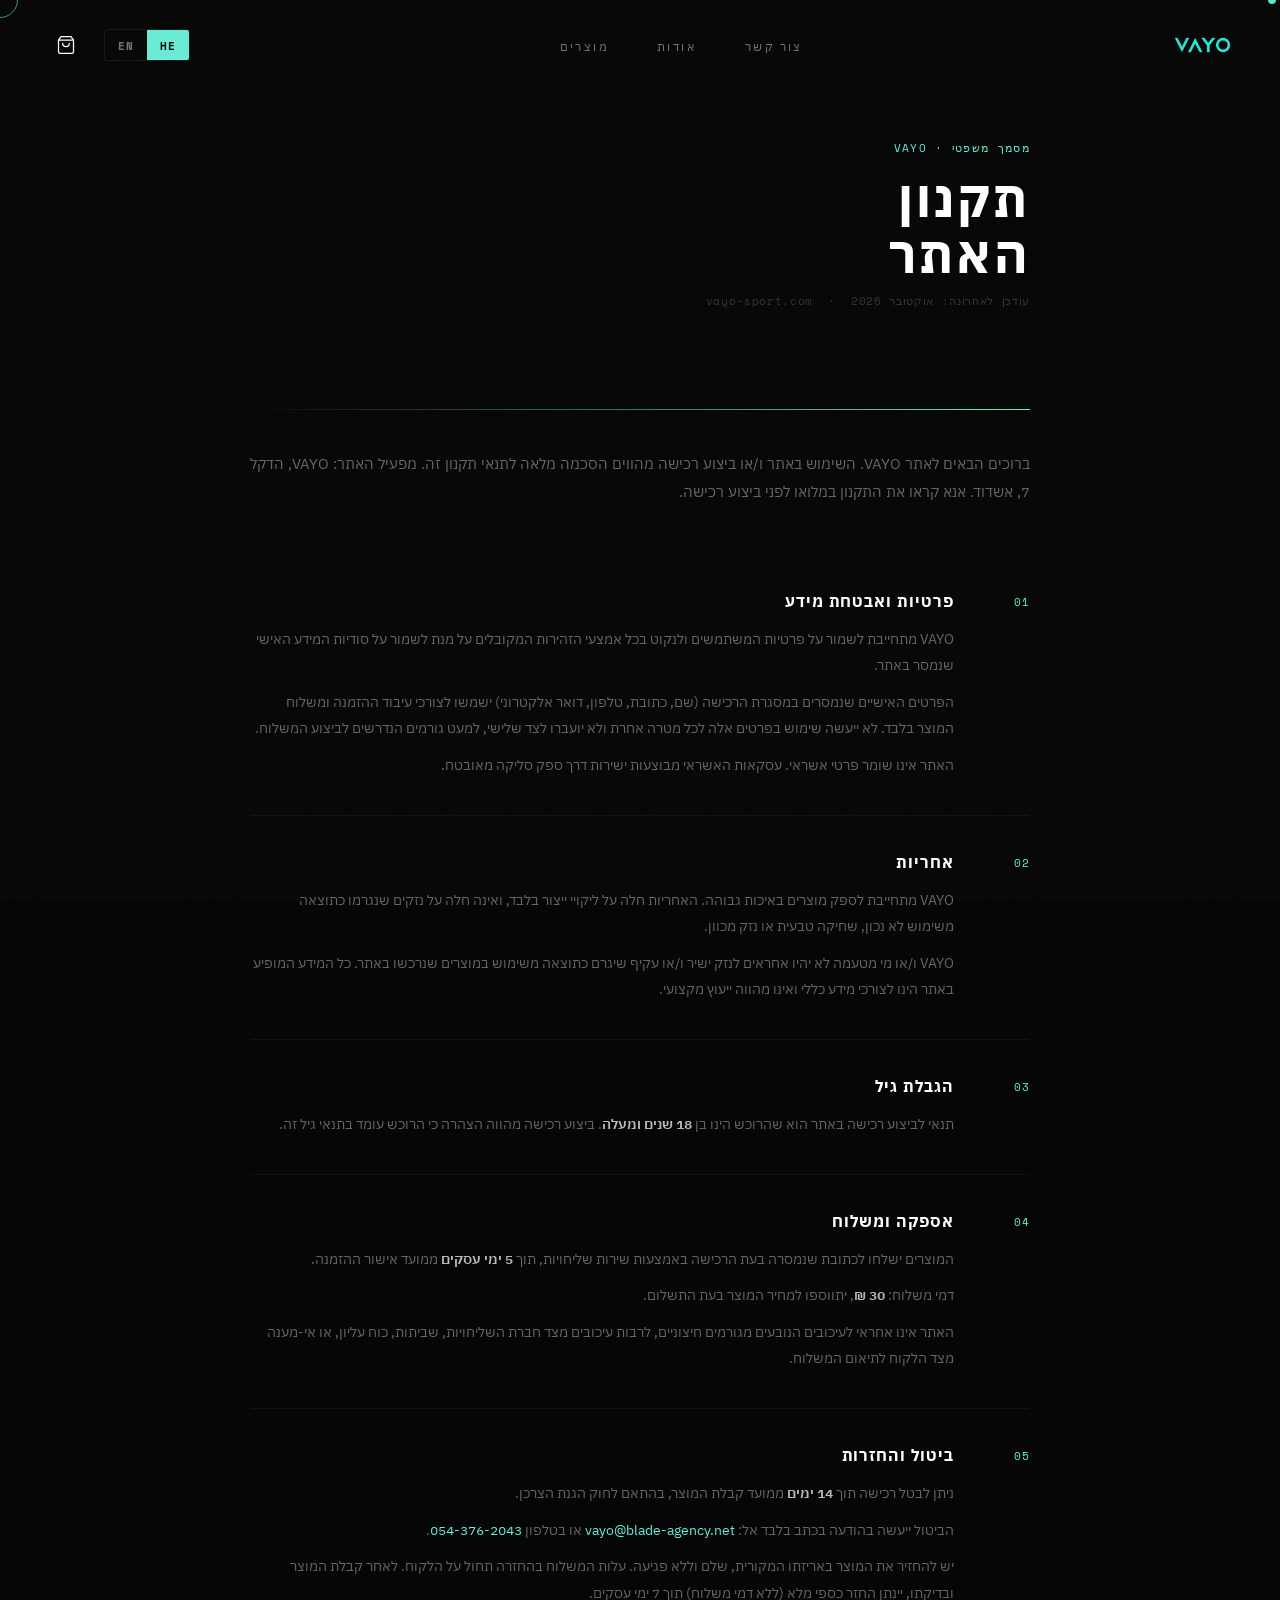
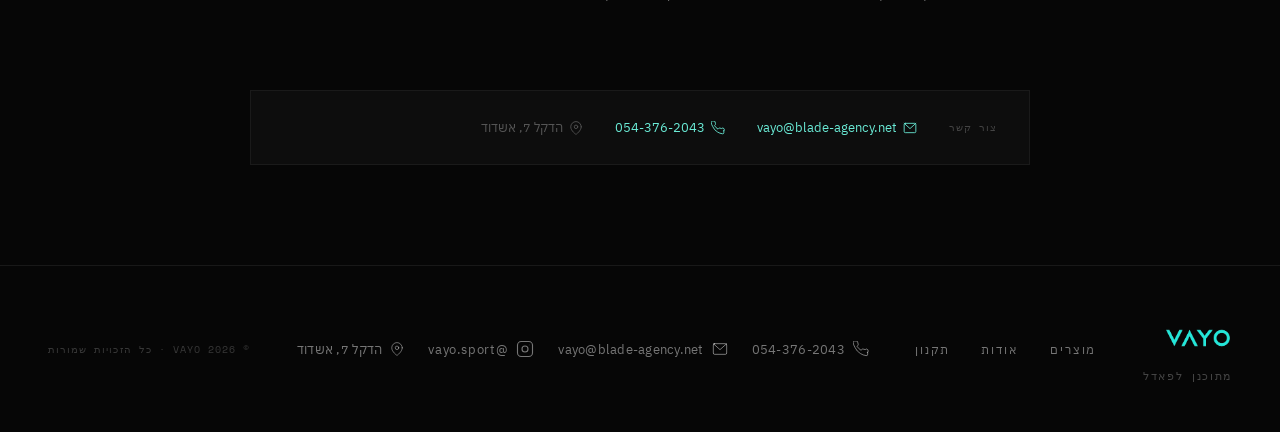
<file: html/pages/terms.html>
<!DOCTYPE html>
<html lang="he" dir="rtl">
<head>
  <meta charset="UTF-8" />
  <meta name="viewport" content="width=device-width, initial-scale=1.0" />
  <title>תקנון - VAYO</title>
  <link rel="stylesheet" href="../css/style.css?v=14" />
  <link rel="preconnect" href="https://fonts.googleapis.com" />
  <link rel="preconnect" href="https://fonts.gstatic.com" crossorigin />
  <link href="https://fonts.googleapis.com/css2?family=Space+Grotesk:wght@300;400;500;600;700&family=Space+Mono:wght@400;700&family=IBM+Plex+Sans+Hebrew:wght@300;400;500;700&display=swap" rel="stylesheet" />
  <!-- Meta Pixel Code -->
  <script>
  !function(f,b,e,v,n,t,s)
  {if(f.fbq)return;n=f.fbq=function(){n.callMethod?
  n.callMethod.apply(n,arguments):n.queue.push(arguments)};
  if(!f._fbq)f._fbq=n;n.push=n;n.loaded=!0;n.version='2.0';
  n.queue=[];t=b.createElement(e);t.async=!0;
  t.src=v;s=b.getElementsByTagName(e)[0];
  s.parentNode.insertBefore(t,s)}(window, document,'script',
  'https://connect.facebook.net/en_US/fbevents.js');
  fbq('init', '1798460304676639');
  fbq('track', 'PageView');
  </script>
  <noscript><img height="1" width="1" style="display:none"
  src="https://www.facebook.com/tr?id=1798460304676639&ev=PageView&noscript=1"
  /></noscript>
  <!-- End Meta Pixel Code -->
  <style>
    .terms-hero {
      padding: 140px 40px 60px;
      max-width: 860px;
      margin: 0 auto;
    }
    .terms-eyebrow {
      font-family: 'Space Mono', monospace;
      font-size: 11px;
      letter-spacing: 0.12em;
      color: var(--teal, #6AEBD6);
      text-transform: uppercase;
      margin-bottom: 14px;
    }
    .terms-hero h1 {
      font-size: clamp(2rem, 5vw, 3.2rem);
      font-weight: 700;
      letter-spacing: 0.06em;
      color: #fff;
      text-transform: uppercase;
      margin: 0 0 10px;
      line-height: 1.1;
    }
    .terms-hero-sub {
      font-family: 'Space Mono', monospace;
      font-size: 11px;
      letter-spacing: 0.06em;
      color: #333;
      margin-bottom: 0;
    }

    .terms-body {
      max-width: 860px;
      margin: 0 auto;
      padding: 0 40px 100px;
    }

    .terms-divider {
      height: 1px;
      background: linear-gradient(270deg, #6AEBD6 0%, transparent 100%);
      margin: 40px 0;
    }

    .terms-intro {
      font-size: 15px;
      line-height: 1.9;
      color: #666;
      margin-bottom: 48px;
    }

    .terms-grid {
      display: flex;
      flex-direction: column;
      gap: 0;
    }

    .terms-item {
      display: grid;
      grid-template-columns: 48px 1fr;
      gap: 0 28px;
      padding: 36px 0;
      border-bottom: 1px solid #111;
    }
    .terms-item:last-child { border-bottom: none; }

    .terms-num {
      font-family: 'Space Mono', monospace;
      font-size: 11px;
      letter-spacing: 0.08em;
      color: #6AEBD6;
      padding-top: 3px;
    }

    .terms-content h2 {
      font-size: 1rem;
      font-weight: 700;
      letter-spacing: 0.06em;
      color: #fff;
      text-transform: uppercase;
      margin: 0 0 14px;
      font-family: 'Space Grotesk', 'IBM Plex Sans Hebrew', sans-serif;
    }

    .terms-content p {
      font-size: 14px;
      line-height: 1.9;
      color: #666;
      margin: 0 0 10px;
    }
    .terms-content p:last-child { margin-bottom: 0; }

    .terms-content a { color: #6AEBD6; text-decoration: none; }
    .terms-content a:hover { text-decoration: underline; }

    .terms-highlight {
      color: #bbb;
      font-weight: 600;
    }

    .terms-contact-bar {
      background: #0d0d0d;
      border: 1px solid #1a1a1a;
      padding: 28px 32px;
      display: flex;
      align-items: center;
      gap: 32px;
      flex-wrap: wrap;
      margin-top: 48px;
    }
    .terms-contact-bar-label {
      font-family: 'Space Mono', monospace;
      font-size: 10px;
      letter-spacing: 0.1em;
      color: #444;
      text-transform: uppercase;
      flex-shrink: 0;
    }
    .terms-contact-bar a {
      font-size: 13px;
      color: #6AEBD6;
      text-decoration: none;
      display: flex;
      align-items: center;
      gap: 6px;
    }
    .terms-contact-bar a:hover { opacity: 0.7; }
    .terms-contact-bar span.addr {
      font-size: 13px;
      color: #555;
      display: flex;
      align-items: center;
      gap: 6px;
    }

    @media (max-width: 640px) {
      .terms-hero { padding: 120px 24px 40px; }
      .terms-body { padding: 0 24px 80px; }
      .terms-item { grid-template-columns: 36px 1fr; gap: 0 16px; }
      .terms-contact-bar { padding: 20px; gap: 16px; }
    }
  </style>
</head>
<body>

  <!-- CURSOR -->
  <div class="cursor-dot"></div>
  <div class="cursor-ring"></div>

  <!-- NAV -->
  <nav>
    <a href="../index.html" class="nav-logo">
      <img src="../images/vayo-logo.png" alt="VAYO" class="nav-logo-img" />
    </a>
    <ul class="nav-center">
      <li><a href="../index.html#products" data-i18n="nav_products">Products</a></li>
      <li><a href="../index.html#about" data-i18n="nav_about">About</a></li>
      <li><a href="../index.html#contact" data-i18n="nav_contact">Contact</a></li>
    </ul>
    <div class="nav-right">
      <button class="hamburger" aria-label="Menu">
        <span></span><span></span><span></span>
      </button>
      <div class="lang-toggle">
        <button class="lang-btn" data-lang="en">EN</button>
        <button class="lang-btn active" data-lang="he">HE</button>
      </div>
    </div>
  </nav>

  <!-- MOBILE MENU -->
  <div class="mobile-menu">
    <a href="../index.html#products" data-i18n="nav_products">Products</a>
    <a href="../index.html#about" data-i18n="nav_about">About</a>
    <a href="../index.html#contact" data-i18n="nav_contact">Contact</a>
    <div class="mobile-lang">
      <button class="lang-btn" data-lang="en">EN</button>
      <button class="lang-btn active" data-lang="he">HE</button>
    </div>
  </div>

  <!-- HERO -->
  <div class="terms-hero">
    <div class="terms-eyebrow">מסמך משפטי · VAYO</div>
    <h1>תקנון<br>האתר</h1>
    <div class="terms-hero-sub">עודכן לאחרונה: אוקטובר 2026 &nbsp;·&nbsp; vayo-sport.com</div>
  </div>

  <!-- BODY -->
  <div class="terms-body">

    <div class="terms-divider"></div>

    <p class="terms-intro">ברוכים הבאים לאתר VAYO. השימוש באתר ו/או ביצוע רכישה מהווים הסכמה מלאה לתנאי תקנון זה. מפעיל האתר: VAYO, הדקל 7, אשדוד. אנא קראו את התקנון במלואו לפני ביצוע רכישה.</p>

    <div class="terms-grid">

      <div class="terms-item">
        <div class="terms-num">01</div>
        <div class="terms-content">
          <h2>פרטיות ואבטחת מידע</h2>
          <p>VAYO מתחייבת לשמור על פרטיות המשתמשים ולנקוט בכל אמצעי הזהירות המקובלים על מנת לשמור על סודיות המידע האישי שנמסר באתר.</p>
          <p>הפרטים האישיים שנמסרים במסגרת הרכישה (שם, כתובת, טלפון, דואר אלקטרוני) ישמשו לצורכי עיבוד ההזמנה ומשלוח המוצר בלבד. לא ייעשה שימוש בפרטים אלה לכל מטרה אחרת ולא יועברו לצד שלישי, למעט גורמים הנדרשים לביצוע המשלוח.</p>
          <p>האתר אינו שומר פרטי אשראי. עסקאות האשראי מבוצעות ישירות דרך ספק סליקה מאובטח.</p>
        </div>
      </div>

      <div class="terms-item">
        <div class="terms-num">02</div>
        <div class="terms-content">
          <h2>אחריות</h2>
          <p>VAYO מתחייבת לספק מוצרים באיכות גבוהה. האחריות חלה על ליקויי ייצור בלבד, ואינה חלה על נזקים שנגרמו כתוצאה משימוש לא נכון, שחיקה טבעית או נזק מכוון.</p>
          <p>VAYO ו/או מי מטעמה לא יהיו אחראים לנזק ישיר ו/או עקיף שיגרם כתוצאה משימוש במוצרים שנרכשו באתר. כל המידע המופיע באתר הינו לצורכי מידע כללי ואינו מהווה ייעוץ מקצועי.</p>
        </div>
      </div>

      <div class="terms-item">
        <div class="terms-num">03</div>
        <div class="terms-content">
          <h2>הגבלת גיל</h2>
          <p>תנאי לביצוע רכישה באתר הוא שהרוכש הינו בן <span class="terms-highlight">18 שנים ומעלה</span>. ביצוע רכישה מהווה הצהרה כי הרוכש עומד בתנאי גיל זה.</p>
        </div>
      </div>

      <div class="terms-item">
        <div class="terms-num">04</div>
        <div class="terms-content">
          <h2>אספקה ומשלוח</h2>
          <p>המוצרים ישלחו לכתובת שנמסרה בעת הרכישה באמצעות שירות שליחויות, תוך <span class="terms-highlight">5 ימי עסקים</span> ממועד אישור ההזמנה.</p>
          <p>דמי משלוח: <span class="terms-highlight">30 ₪</span>, יתווספו למחיר המוצר בעת התשלום.</p>
          <p>האתר אינו אחראי לעיכובים הנובעים מגורמים חיצוניים, לרבות עיכובים מצד חברת השליחויות, שביתות, כוח עליון, או אי-מענה מצד הלקוח לתיאום המשלוח.</p>
        </div>
      </div>

      <div class="terms-item">
        <div class="terms-num">05</div>
        <div class="terms-content">
          <h2>ביטול והחזרות</h2>
          <p>ניתן לבטל רכישה תוך <span class="terms-highlight">14 ימים</span> ממועד קבלת המוצר, בהתאם לחוק הגנת הצרכן.</p>
          <p>הביטול ייעשה בהודעה בכתב בלבד אל: <a href="mailto:vayo@blade-agency.net">vayo@blade-agency.net</a> או בטלפון <a href="tel:0543762043">054-376-2043</a>.</p>
          <p>יש להחזיר את המוצר באריזתו המקורית, שלם וללא פגיעה. עלות המשלוח בהחזרה תחול על הלקוח. לאחר קבלת המוצר ובדיקתו, יינתן החזר כספי מלא (ללא דמי משלוח) תוך 7 ימי עסקים.</p>
        </div>
      </div>

    </div>

    <div class="terms-contact-bar">
      <span class="terms-contact-bar-label">צור קשר</span>
      <a href="mailto:vayo@blade-agency.net">
        <svg width="14" height="14" viewBox="0 0 24 24" fill="none" stroke="currentColor" stroke-width="1.5" stroke-linecap="round" stroke-linejoin="round"><rect x="2" y="4" width="20" height="16" rx="2"/><polyline points="2,4 12,13 22,4"/></svg>
        vayo@blade-agency.net
      </a>
      <a href="tel:0543762043">
        <svg width="14" height="14" viewBox="0 0 24 24" fill="none" stroke="currentColor" stroke-width="1.5" stroke-linecap="round" stroke-linejoin="round"><path d="M22 16.92v3a2 2 0 01-2.18 2 19.79 19.79 0 01-8.63-3.07A19.5 19.5 0 013.07 9.8a19.79 19.79 0 01-3.07-8.63A2 2 0 012 0h3a2 2 0 012 1.72c.127.96.361 1.903.7 2.81a2 2 0 01-.45 2.11L6.09 7.91a16 16 0 006 6l1.27-1.27a2 2 0 012.11-.45c.907.339 1.85.573 2.81.7A2 2 0 0122 16.92z"/></svg>
        054-376-2043
      </a>
      <span class="addr">
        <svg width="14" height="14" viewBox="0 0 24 24" fill="none" stroke="currentColor" stroke-width="1.5" stroke-linecap="round" stroke-linejoin="round"><path d="M21 10c0 7-9 13-9 13s-9-6-9-13a9 9 0 0118 0z"/><circle cx="12" cy="10" r="3"/></svg>
        הדקל 7, אשדוד
      </span>
    </div>

  </div>

  <!-- FOOTER -->
  <footer id="contact">
    <div class="footer-inner">
      <div>
        <img src="../images/vayo-logo.png" alt="VAYO" class="footer-logo-img" />
        <div class="footer-sub mono-el" data-i18n="footer_sub">Engineered for Padel</div>
      </div>
      <div class="footer-links">
        <a href="../index.html#products" data-i18n="f_products">Products</a>
        <a href="../index.html#about" data-i18n="f_about">About</a>
        <a href="terms.html">תקנון</a>
      </div>
      <div class="footer-contact">
        <a href="tel:0543762043" class="footer-email"><svg width="16" height="16" viewBox="0 0 24 24" fill="none" stroke="currentColor" stroke-width="1.5" stroke-linecap="round" stroke-linejoin="round"><path d="M22 16.92v3a2 2 0 01-2.18 2 19.79 19.79 0 01-8.63-3.07A19.5 19.5 0 013.07 9.8a19.79 19.79 0 01-3.07-8.63A2 2 0 012 0h3a2 2 0 012 1.72c.127.96.361 1.903.7 2.81a2 2 0 01-.45 2.11L6.09 7.91a16 16 0 006 6l1.27-1.27a2 2 0 012.11-.45c.907.339 1.85.573 2.81.7A2 2 0 0122 16.92z"/></svg><span>054-376-2043</span></a>
        <a href="mailto:vayo@blade-agency.net" class="footer-email"><svg width="16" height="16" viewBox="0 0 24 24" fill="none" stroke="currentColor" stroke-width="1.5" stroke-linecap="round" stroke-linejoin="round"><rect x="2" y="4" width="20" height="16" rx="2"/><polyline points="2,4 12,13 22,4"/></svg><span>vayo@blade-agency.net</span></a>
        <a href="https://www.instagram.com/vayo.sport/" target="_blank" rel="noopener noreferrer" class="footer-instagram"><svg width="18" height="18" viewBox="0 0 24 24" fill="none" stroke="currentColor" stroke-width="1.5" stroke-linecap="round" stroke-linejoin="round"><rect x="2" y="2" width="20" height="20" rx="5" ry="5"/><circle cx="12" cy="12" r="4"/><circle cx="17.5" cy="6.5" r="0.5" fill="currentColor" stroke="none"/></svg><span>@vayo.sport</span></a>
        <span class="footer-email"><svg width="14" height="14" viewBox="0 0 24 24" fill="none" stroke="currentColor" stroke-width="1.5" stroke-linecap="round" stroke-linejoin="round"><path d="M21 10c0 7-9 13-9 13s-9-6-9-13a9 9 0 0118 0z"/><circle cx="12" cy="10" r="3"/></svg><span>הדקל 7, אשדוד</span></span>
      </div>
      <div class="footer-copy mono-el" data-i18n="footer_copy">© 2026 VAYO · ALL RIGHTS RESERVED</div>
    </div>
  </footer>

  <script src="../js/main.js?v=6"></script>
  <script src="../js/cart.js"></script>
</body>
</html>
</file>
<file: html/css/style.css>
/* ============================
   VAYO — Complete Redesign
   ============================ */

@import url('https://fonts.googleapis.com/css2?family=Space+Grotesk:wght@300;400;500;600;700&family=Space+Mono:ital,wght@0,400;0,700;1,400&family=IBM+Plex+Sans+Hebrew:wght@300;400;500;700&display=swap');

@font-face {
  font-family: 'Azonix';
  src: url('../fonts/Azonix.woff') format('woff');
  font-weight: 400;
  font-style: normal;
  font-display: swap;
}

:root {
  --black:    #060606;
  --dark:     #0e0e0e;
  --card:     #141414;
  --border:   rgba(255,255,255,0.07);
  --teal:     #6AEBD6;
  --teal-mid: rgba(106,235,214,0.15);
  --teal-glow:rgba(106,235,214,0.35);
  --white:    #FFFFFF;
  --gray:     rgba(255,255,255,0.45);
  --gray2:    rgba(255,255,255,0.12);
  --font:     'Space Grotesk', 'IBM Plex Sans Hebrew', sans-serif;
  --mono:     'Space Mono', monospace;
  --he:       'IBM Plex Sans Hebrew', sans-serif;
  --azonix:   'Azonix', sans-serif;
}

/* ---- Reset ---- */
*, *::before, *::after { box-sizing: border-box; margin: 0; padding: 0; }
html { scroll-behavior: smooth; }

body {
  background: var(--black);
  color: var(--white);
  font-family: var(--font);
  overflow-x: hidden;
  cursor: none;
  direction: ltr;
  text-align: left;
}
body.rtl {
  direction: rtl;
  text-align: right;
  font-family: var(--he);
}
body.rtl .mono-el { font-family: var(--mono); }


a { color: inherit; text-decoration: none; }
img { max-width: 100%; display: block; }
button { cursor: none; border: none; background: none; font-family: inherit; }
ul { list-style: none; }

/* ============================
   NOISE OVERLAY
   ============================ */
body::after {
  content: '';
  position: fixed;
  inset: 0;
  pointer-events: none;
  z-index: 9999;
  opacity: 0.03;
  background-image: url("data:image/svg+xml,%3Csvg viewBox='0 0 200 200' xmlns='http://www.w3.org/2000/svg'%3E%3Cfilter id='n'%3E%3CfeTurbulence type='fractalNoise' baseFrequency='0.9' numOctaves='4' stitchTiles='stitch'/%3E%3C/filter%3E%3Crect width='100%25' height='100%25' filter='url(%23n)'/%3E%3C/svg%3E");
  background-size: 200px;
}

/* ============================
   CUSTOM CURSOR
   ============================ */
.cursor-dot {
  position: fixed;
  width: 8px; height: 8px;
  background: var(--teal);
  border-radius: 50%;
  pointer-events: none;
  z-index: 10000;
  transform: translate(-50%, -50%);
  transition: width 0.2s, height 0.2s, background 0.2s;
  mix-blend-mode: difference;
}
.cursor-ring {
  position: fixed;
  width: 36px; height: 36px;
  border: 1px solid rgba(106,235,214,0.6);
  border-radius: 50%;
  pointer-events: none;
  z-index: 9999;
  transform: translate(-50%, -50%);
  transition: width 0.4s ease, height 0.4s ease, border-color 0.3s;
}
.cursor-ring.expand { width: 60px; height: 60px; border-color: var(--teal); }

/* ============================
   LOADER
   ============================ */
#loader {
  position: fixed;
  inset: 0;
  background: var(--black);
  z-index: 10001;
  display: flex;
  align-items: center;
  justify-content: center;
  transition: opacity 0.6s ease, visibility 0.6s ease;
}
#loader.hidden { opacity: 0; visibility: hidden; }
.loader-logo-wrap {
  opacity: 0;
  transform: scale(0.85);
  animation: loaderLogoIn 0.7s cubic-bezier(0.16,1,0.3,1) 0.1s forwards;
}
.loader-logo-img {
  height: 80px;
  width: auto;
  display: block;
}
@keyframes loaderLogoIn {
  to { opacity: 1; transform: scale(1); }
}
.loader-line {
  position: absolute;
  bottom: 0; left: 0;
  height: 2px;
  background: var(--teal);
  width: 0%;
  animation: loaderLine 1.4s cubic-bezier(0.16,1,0.3,1) 0.4s forwards;
}
@keyframes loaderLine {
  to { width: 100%; }
}

/* ============================
   NAV
   ============================ */
nav {
  position: fixed;
  top: 0; left: 0; right: 0;
  z-index: 500;
  display: flex;
  align-items: center;
  justify-content: space-between;
  direction: ltr;
  padding: 1.5rem 3rem;
  mix-blend-mode: normal;
  transition: background 0.4s ease, backdrop-filter 0.4s ease, border-color 0.4s ease;
}
.nav-right { order: 1; }
.nav-center { order: 2; }
.nav-logo  { order: 3; }
nav.scrolled {
  background: rgba(6,6,6,0.9);
  backdrop-filter: blur(20px);
  border-bottom: 1px solid var(--border);
}
.nav-logo {
  display: flex;
  align-items: center;
}
.nav-logo-img {
  height: 42px;
  width: auto;
  display: block;
}
.footer-logo-img {
  height: 48px;
  width: auto;
  display: block;
}
.nav-center {
  display: flex;
  gap: 3rem;
}
.nav-center a {
  font-size: 0.75rem;
  letter-spacing: 0.2em;
  text-transform: uppercase;
  color: var(--gray);
  transition: color 0.2s;
  position: relative;
}
.nav-center a::after {
  content: '';
  position: absolute;
  bottom: -3px; left: 0; right: 0;
  height: 1px;
  background: var(--teal);
  transform: scaleX(0);
  transform-origin: left;
  transition: transform 0.3s;
}
.nav-center a:hover { color: var(--white); }
.nav-center a:hover::after { transform: scaleX(1); }
.nav-right { display: flex; align-items: center; gap: 1.5rem; }
.lang-toggle {
  display: flex;
  border: 1px solid var(--border);
  border-radius: 3px;
  overflow: hidden;
}
.lang-btn {
  padding: 0.4rem 0.8rem;
  font-size: 0.7rem;
  font-weight: 700;
  letter-spacing: 0.1em;
  color: var(--gray);
  transition: all 0.2s;
  font-family: var(--mono);
}
.lang-btn.active { background: var(--teal); color: var(--black); }
.hamburger {
  display: none;
  flex-direction: column;
  gap: 5px;
}
.hamburger span {
  display: block; width: 24px; height: 1.5px;
  background: var(--white);
  transition: all 0.3s;
}

/* ============================
   HERO
   ============================ */
.hero {
  position: relative;
  height: 100vh;
  min-height: 640px;
  display: flex;
  flex-direction: column;
  justify-content: flex-end;
  padding: 0 3rem 5rem;
  overflow: hidden;
}
.hero-video-wrap {
  position: absolute;
  inset: 0;
  z-index: 0;
  overflow: hidden;
}
.hero-video-wrap video {
  width: 100%;
  height: 100%;
  object-fit: cover;
  object-position: center;
}
.hero-video-overlay {
  position: absolute;
  inset: 0;
  background: linear-gradient(
    180deg,
    rgba(6,6,6,0.55) 0%,
    rgba(6,6,6,0.3) 40%,
    rgba(6,6,6,0.75) 100%
  );
}
#hero-canvas {
  position: absolute;
  inset: 0;
  width: 100%;
  height: 100%;
  pointer-events: all;
  z-index: 1;
  opacity: 0.4;
}
.hero-eyebrow,
.hero-title,
.hero-bottom { position: relative; z-index: 2; pointer-events: none; }
.hero .hero-actions a,
.hero .hero-actions button { pointer-events: all; }
.hero-bg-glow,
.hero-bg-glow2 { position: absolute; z-index: 1; pointer-events: none; }

/* Cascade text */
.cascade-wrap {
  display: inline-block;
  vertical-align: top;
  line-height: inherit;
}
.cascade-wrap.teal { color: var(--teal); }
.cascade {
  display: inline-flex;
  line-height: inherit;
}
.hero-bg-glow {
  position: absolute;
  width: 600px; height: 600px;
  background: radial-gradient(circle, rgba(106,235,214,0.08) 0%, transparent 70%);
  top: 10%; right: -10%;
  pointer-events: none;
}
.hero-bg-glow2 {
  position: absolute;
  width: 400px; height: 400px;
  background: radial-gradient(circle, rgba(106,235,214,0.05) 0%, transparent 70%);
  bottom: 20%; left: -5%;
  pointer-events: none;
}
.hero-eyebrow {
  font-family: var(--mono);
  font-size: 0.7rem;
  letter-spacing: 0.35em;
  text-transform: uppercase;
  color: var(--teal);
  margin-bottom: 1.25rem;
  display: flex;
  align-items: center;
  gap: 1rem;
  opacity: 0;
  transform: translateY(20px);
  animation: fadeUp 0.8s cubic-bezier(0.16,1,0.3,1) 1.2s forwards;
}
.hero-eyebrow::before {
  content: '';
  width: 30px; height: 1px;
  background: var(--teal);
}
.hero-title {
  font-size: clamp(3rem, 8vw, 9.5rem);
  font-weight: 700;
  line-height: 0.92;
  letter-spacing: -0.03em;
  text-transform: uppercase;
  margin-bottom: 2.5rem;
}
.hero-title-line {
  display: block;
  overflow: hidden;
  padding-bottom: 0.18em;
}
.hero-title-line > span {
  display: inline-block;
  transform: translateY(105%);
  animation: titleReveal 0.9s cubic-bezier(0.16,1,0.3,1) forwards;
}
.hero-title-line:nth-child(1) > span { animation-delay: 1.0s; }
.hero-title-line:nth-child(2) > span { animation-delay: 1.15s; }
.hero-title-line:nth-child(3) > span { animation-delay: 1.3s; }
.hero-title-line .teal { color: var(--teal); }
.hero-bottom {
  display: flex;
  align-items: flex-end;
  justify-content: space-between;
  gap: 2rem;
  opacity: 0;
  animation: fadeUp 0.8s cubic-bezier(0.16,1,0.3,1) 1.5s forwards;
}
.hero-desc {
  max-width: 340px;
  font-size: 0.95rem;
  color: var(--gray);
  line-height: 1.75;
  letter-spacing: 0.01em;
}
.hero-actions { display: flex; gap: 1rem; align-items: center; flex-shrink: 0; }
@keyframes fadeUp {
  to { opacity: 1; transform: translateY(0); }
}
@keyframes titleReveal {
  to { transform: translateY(0); }
}

/* ============================
   MARQUEE
   ============================ */
.marquee-wrap {
  overflow: hidden;
  border-top: 1px solid var(--border);
  border-bottom: 1px solid var(--border);
  padding: 1rem 0;
  background: var(--dark);
}
.marquee-track {
  display: flex;
  gap: 0;
  animation: marquee 20s linear infinite;
  width: max-content;
  direction: ltr;
}
.marquee-item {
  display: flex;
  align-items: center;
  gap: 2rem;
  padding: 0 2rem;
  white-space: nowrap;
  font-family: var(--mono);
  font-size: 0.72rem;
  letter-spacing: 0.25em;
  text-transform: uppercase;
  color: var(--gray);
}
.marquee-dot {
  width: 5px; height: 5px;
  background: var(--teal);
  border-radius: 50%;
  flex-shrink: 0;
}
@keyframes marquee {
  from { transform: translateX(0); }
  to   { transform: translateX(-50%); }
}

/* ============================
   BTNs
   ============================ */
.btn-primary {
  display: inline-flex;
  align-items: center;
  gap: 0.6rem;
  padding: 1rem 2.5rem;
  background: var(--teal);
  color: var(--black);
  font-weight: 700;
  font-size: 0.8rem;
  letter-spacing: 0.15em;
  text-transform: uppercase;
  border-radius: 2px;
  position: relative;
  overflow: hidden;
  transition: all 0.3s;
}
.btn-primary::before {
  content: '';
  position: absolute;
  inset: 0;
  background: #fff;
  transform: translateX(-101%);
  transition: transform 0.3s cubic-bezier(0.16,1,0.3,1);
}
.btn-primary:hover::before { transform: translateX(0); }
.btn-primary span { position: relative; z-index: 1; }
.btn-outline {
  display: inline-flex;
  align-items: center;
  gap: 0.6rem;
  padding: 1rem 2.5rem;
  border: 1px solid rgba(255,255,255,0.2);
  color: var(--white);
  font-weight: 500;
  font-size: 0.8rem;
  letter-spacing: 0.15em;
  text-transform: uppercase;
  border-radius: 2px;
  transition: all 0.3s;
}
.btn-outline:hover { border-color: var(--teal); color: var(--teal); }

/* ============================
   PRODUCTS — FULL WIDTH STACKED
   ============================ */
.products-section { padding: 2rem 0; }
.products-header {
  padding: 0 3rem;
  margin-bottom: 2rem;
  display: flex;
  align-items: flex-end;
  justify-content: space-between;
  gap: 2rem;
}
.section-eyebrow {
  font-family: var(--mono);
  font-size: 0.68rem;
  letter-spacing: 0.35em;
  text-transform: uppercase;
  color: var(--teal);
  margin-bottom: 0.75rem;
}
.section-title {
  font-size: clamp(2.2rem, 4.5vw, 4.5rem);
  font-weight: 700;
  letter-spacing: -0.03em;
  line-height: 1;
  text-transform: uppercase;
}

/* ── Product Cards Grid ── */
.products-grid {
  display: grid;
  grid-template-columns: repeat(4, 1fr);
  gap: 20px;
  padding: 0 2rem 2rem;
}

.pcard {
  background: var(--black);
  display: flex;
  flex-direction: column;
  position: relative;
  overflow: hidden;
  transition: background 0.3s;
  text-decoration: none;
  color: inherit;
}
.pcard:hover { background: var(--dark); }

.pcard-img {
  position: relative;
  aspect-ratio: 3 / 4;
  overflow: hidden;
  background: var(--card);
}
.pcard-img img {
  width: 100%; height: 100%;
  object-fit: cover;
  transition: transform 0.7s cubic-bezier(0.16,1,0.3,1);
}
.pcard:hover .pcard-img img { transform: scale(1.06); }

.pcard-num {
  position: absolute;
  bottom: 1rem; right: 1rem;
  font-size: 0.6rem;
  letter-spacing: 0.25em;
  color: rgba(255,255,255,0.25);
}

.pcard-badge {
  position: absolute;
  top: 1rem; left: 1rem;
  background: rgba(0,0,0,0.6);
  border: 1px solid rgba(106,235,214,0.4);
  color: var(--teal);
  font-family: var(--mono);
  font-size: 0.6rem;
  letter-spacing: 0.2em;
  text-transform: uppercase;
  padding: 0.3rem 0.75rem;
  backdrop-filter: blur(4px);
}

.pcard-info {
  padding: 1.5rem;
  display: flex;
  flex-direction: column;
  gap: 0.4rem;
  flex: 1;
  border-top: 1px solid var(--border);
}

.pcard-series {
  font-size: 0.6rem;
  letter-spacing: 0.25em;
  text-transform: uppercase;
  color: var(--teal);
}

.pcard-name {
  font-size: clamp(1.3rem, 1.8vw, 2rem);
  font-weight: 700;
  text-transform: uppercase;
  letter-spacing: -0.02em;
  line-height: 1;
  color: var(--white);
}

.pcard-sub {
  font-size: 0.72rem;
  letter-spacing: 0.12em;
  text-transform: uppercase;
  color: var(--gray);
  margin-top: 0.1rem;
}

.pcard-link {
  display: flex;
  align-items: center;
  gap: 0.6rem;
  margin-top: auto;
  padding-top: 1rem;
  font-size: 0.72rem;
  font-weight: 700;
  letter-spacing: 0.12em;
  text-transform: uppercase;
  color: var(--white);
  transition: gap 0.25s;
}
.pcard:hover .pcard-link { gap: 1rem; color: var(--teal); }
.pcard:hover .pcard-link svg { stroke: var(--teal); }

@media (max-width: 768px) {
  .products-grid { grid-template-columns: 1fr; gap: 1px; }
  .pcard-img { aspect-ratio: 4 / 3; }
}

/* Product Row */
.product-row {
  display: grid;
  grid-template-columns: 1fr 1fr;
  border-top: 1px solid var(--border);
  min-height: 200px;
  position: relative;
  overflow: hidden;
  transition: background 0.4s;
}
.product-row:last-child { border-bottom: 1px solid var(--border); }
.product-row:hover { background: var(--dark); }
.product-row.reverse .product-visual { order: 2; }
.product-row.reverse .product-info  { order: 1; }

.product-visual {
  position: relative;
  background: var(--card);
  overflow: hidden;
  display: flex;
  align-items: center;
  justify-content: center;
  min-height: 180px;
}
.product-visual img {
  width: 100%; height: 100%;
  object-fit: cover;
  transition: transform 0.8s cubic-bezier(0.16,1,0.3,1);
}
.product-row:hover .product-visual img { transform: scale(1.04); }
.product-placeholder-large {
  display: none;
  flex-direction: column;
  align-items: center;
  justify-content: center;
  gap: 1.5rem;
  color: rgba(255,255,255,0.15);
  height: 100%;
  width: 100%;
  position: absolute;
  inset: 0;
}
.product-placeholder-large svg { stroke: rgba(106,235,214,0.2); }
.product-placeholder-large span {
  font-family: var(--mono);
  font-size: 0.65rem;
  letter-spacing: 0.3em;
  text-transform: uppercase;
  color: rgba(106,235,214,0.3);
}
.product-num {
  position: absolute;
  bottom: 1.5rem; right: 1.5rem;
  font-family: var(--mono);
  font-size: 0.65rem;
  letter-spacing: 0.25em;
  color: rgba(255,255,255,0.2);
}

.product-info {
  padding: 1.25rem 2rem;
  display: flex;
  flex-direction: column;
  justify-content: space-between;
  position: relative;
}
.product-info-top {}
.product-series-tag {
  display: inline-flex;
  align-items: center;
  gap: 0.5rem;
  font-family: var(--mono);
  font-size: 0.65rem;
  letter-spacing: 0.25em;
  text-transform: uppercase;
  color: var(--teal);
  margin-bottom: 0.6rem;
}
.product-series-tag::before {
  content: '';
  width: 20px; height: 1px;
  background: var(--teal);
}
.product-name-large {
  font-size: clamp(2.2rem, 3.5vw, 4rem);
  font-weight: 700;
  text-transform: uppercase;
  letter-spacing: -0.02em;
  line-height: 1;
  margin-bottom: 0.5rem;
}
.product-sub {
  font-size: 0.8rem;
  letter-spacing: 0.15em;
  text-transform: uppercase;
  color: var(--gray);
  margin-bottom: 0.6rem;
  font-family: var(--mono);
}
.product-desc {
  font-size: 0.95rem;
  color: var(--gray);
  line-height: 1.75;
  max-width: 380px;
  margin-bottom: 0.75rem;
}
.product-chips {
  display: flex;
  flex-wrap: wrap;
  gap: 0.5rem;
  margin-bottom: 0.75rem;
}
.chip {
  padding: 0.35rem 0.9rem;
  border: 1px solid var(--border);
  border-radius: 100px;
  font-size: 0.68rem;
  letter-spacing: 0.12em;
  text-transform: uppercase;
  color: rgba(255,255,255,0.5);
  font-family: var(--mono);
  transition: all 0.2s;
}
.chip:hover { border-color: var(--teal); color: var(--teal); }
.chip.active { border-color: var(--teal); color: var(--teal); background: var(--teal-mid); }

.product-info-bottom {
  display: flex;
  align-items: center;
  gap: 2rem;
}
.product-arrow-link {
  display: inline-flex;
  align-items: center;
  gap: 0.75rem;
  font-size: 0.78rem;
  font-weight: 700;
  letter-spacing: 0.15em;
  text-transform: uppercase;
  color: var(--white);
  transition: gap 0.3s;
}
.product-arrow-link:hover { gap: 1.25rem; }
.arrow-circle {
  width: 42px; height: 42px;
  border: 1px solid var(--border);
  border-radius: 50%;
  display: flex;
  align-items: center;
  justify-content: center;
  transition: all 0.3s;
  flex-shrink: 0;
}
.product-arrow-link:hover .arrow-circle {
  background: var(--teal);
  border-color: var(--teal);
}
.product-arrow-link:hover .arrow-circle svg { stroke: var(--black); }
.coming-tag {
  display: inline-flex;
  align-items: center;
  gap: 0.4rem;
  padding: 0.4rem 1rem;
  border: 1px solid rgba(255,255,255,0.15);
  border-radius: 100px;
  font-family: var(--mono);
  font-size: 0.65rem;
  letter-spacing: 0.2em;
  color: rgba(255,255,255,0.35);
  text-transform: uppercase;
}
.sold-out-badge {
  position: absolute;
  top: 1.25rem;
  inset-inline-end: 1.25rem;
  padding: 0.35rem 0.9rem;
  background: rgba(6,6,6,0.72);
  backdrop-filter: blur(8px);
  -webkit-backdrop-filter: blur(8px);
  border: 1px solid rgba(255,255,255,0.15);
  border-radius: 100px;
  font-family: var(--mono);
  font-size: 0.62rem;
  letter-spacing: 0.2em;
  text-transform: uppercase;
  color: rgba(255,255,255,0.85);
}
.btn-sold-out {
  display: inline-flex;
  align-items: center;
  justify-content: center;
  padding: 1rem 2.5rem;
  border: 1px solid rgba(255,255,255,0.15);
  border-radius: 2px;
  font-size: 0.8rem;
  font-weight: 700;
  letter-spacing: 0.15em;
  text-transform: uppercase;
  color: rgba(255,255,255,0.3);
  cursor: not-allowed;
  width: 100%;
}

/* ============================
   BRAND / MANIFESTO
   ============================ */
.manifesto-section {
  padding: 8rem 3rem;
  border-top: 1px solid var(--border);
  position: relative;
  overflow: hidden;
}
.manifesto-bg {
  position: absolute;
  inset: 0;
  background: radial-gradient(ellipse 70% 60% at 50% 50%, rgba(106,235,214,0.04) 0%, transparent 70%);
  pointer-events: none;
}
.manifesto-inner {
  max-width: 900px;
  margin: 0 auto;
  text-align: center;
}
.manifesto-eyebrow {
  font-family: var(--mono);
  font-size: 0.68rem;
  letter-spacing: 0.35em;
  color: var(--teal);
  text-transform: uppercase;
  margin-bottom: 2.5rem;
  display: flex;
  align-items: center;
  justify-content: center;
  gap: 1rem;
}
.manifesto-eyebrow::before,
.manifesto-eyebrow::after {
  content: '';
  width: 40px; height: 1px;
  background: var(--teal);
}
.manifesto-text {
  font-size: clamp(1.4rem, 3vw, 2.6rem);
  font-weight: 600;
  line-height: 1.25;
  letter-spacing: -0.02em;
  color: var(--white);
  margin-bottom: 0.6rem;
}
.manifesto-text:last-of-type {
  margin-bottom: 0.75rem;
}
.manifesto-text em {
  font-style: normal;
  color: var(--teal);
}
.manifesto-sub {
  font-size: 0.9rem;
  color: var(--gray);
  letter-spacing: 0.1em;
  line-height: 1.75;
}

/* ============================
   STATS STRIP
   ============================ */
.stats-strip {
  display: grid;
  grid-template-columns: repeat(4, 1fr);
  border-top: 1px solid var(--border);
}
.stat-cell {
  padding: 2.5rem 3rem;
  border-right: 1px solid var(--border);
  position: relative;
  overflow: hidden;
}
.stat-cell:last-child { border-right: none; }
.stat-cell::before {
  content: '';
  position: absolute;
  top: 0; left: 0; right: 0;
  height: 2px;
  background: var(--teal);
  transform: scaleX(0);
  transform-origin: left;
  transition: transform 0.5s cubic-bezier(0.16,1,0.3,1);
}
.stat-cell:hover::before { transform: scaleX(1); }
.stat-num {
  font-family: var(--mono);
  font-size: 3rem;
  font-weight: 700;
  color: var(--teal);
  letter-spacing: -0.02em;
  line-height: 1;
  margin-bottom: 0.5rem;
}
.stat-lbl {
  font-size: 0.72rem;
  letter-spacing: 0.2em;
  text-transform: uppercase;
  color: var(--gray);
}

/* ============================
   FOOTER
   ============================ */
footer {
  border-top: 1px solid var(--border);
  padding: 3rem;
}
.footer-inner {
  display: flex;
  align-items: center;
  justify-content: space-between;
  flex-wrap: wrap;
  gap: 2rem;
}
.footer-logo {
  font-family: var(--mono);
  font-size: 1.5rem;
  color: var(--teal);
  letter-spacing: 0.2em;
  font-weight: 700;
}
.footer-sub {
  font-size: 0.7rem;
  color: rgba(255,255,255,0.25);
  letter-spacing: 0.15em;
  text-transform: uppercase;
  margin-top: 0.3rem;
  font-family: var(--mono);
}
.footer-links { display: flex; gap: 2rem; }
.footer-links a {
  font-size: 0.75rem;
  letter-spacing: 0.15em;
  text-transform: uppercase;
  color: var(--gray);
  transition: color 0.2s;
}
.footer-links a:hover { color: var(--teal); }
.footer-contact {
  display: flex;
  align-items: center;
  gap: 1.5rem;
}
.footer-email {
  display: flex;
  align-items: center;
  gap: 0.5rem;
  color: var(--gray);
  font-size: 0.8rem;
  letter-spacing: 0.02em;
  text-transform: none;
  transition: color 0.2s;
}
.footer-email:hover { color: var(--teal); }
.footer-instagram {
  display: flex;
  align-items: center;
  gap: 0.5rem;
  color: var(--gray);
  font-size: 0.8rem;
  letter-spacing: 0.05em;
  transition: color 0.2s;
}
.footer-instagram:hover { color: var(--teal); }
.footer-copy {
  font-family: var(--mono);
  font-size: 0.65rem;
  color: rgba(255,255,255,0.2);
  letter-spacing: 0.1em;
}

/* ============================
   PRODUCT PAGE
   ============================ */
.prod-hero {
  min-height: 100vh;
  display: grid;
  grid-template-columns: 1fr 1fr;
  padding-top: 0;
}
.prod-hero-visual {
  background: var(--card);
  display: flex;
  align-items: center;
  justify-content: center;
  position: relative;
  overflow: hidden;
  min-height: 100vh;
}
#grip-img, #frame-img {
  width: 100%; height: 100%;
  object-fit: cover;
  position: absolute;
  inset: 0;
  transition: opacity 0.22s ease;
}
.prod-visual-label {
  position: absolute;
  bottom: 3rem; left: 3rem;
  font-family: var(--mono);
  font-size: 0.65rem;
  letter-spacing: 0.3em;
  color: rgba(255,255,255,0.3);
  text-transform: uppercase;
  writing-mode: vertical-rl;
  transform: rotate(180deg);
}
.prod-hero-content {
  display: flex;
  flex-direction: column;
  justify-content: center;
  padding: 8rem 4rem;
  position: relative;
}
.prod-series {
  font-family: var(--mono);
  font-size: 0.68rem;
  letter-spacing: 0.35em;
  color: var(--teal);
  text-transform: uppercase;
  margin-bottom: 1.5rem;
  display: flex;
  align-items: center;
  gap: 0.75rem;
}
.prod-series::before { content: ''; width: 20px; height: 1px; background: var(--teal); }
.prod-name {
  font-size: clamp(3rem, 5vw, 6rem);
  font-weight: 700;
  text-transform: uppercase;
  letter-spacing: -0.03em;
  line-height: 0.9;
  margin-bottom: 0.75rem;
}
.prod-subtitle {
  font-family: var(--mono);
  font-size: 0.78rem;
  letter-spacing: 0.2em;
  text-transform: uppercase;
  color: var(--teal);
  margin-bottom: 2rem;
}
.prod-desc {
  font-size: 1rem;
  color: var(--gray);
  line-height: 1.8;
  max-width: 420px;
  margin-bottom: 2.5rem;
}
.prod-specs-grid {
  display: grid;
  grid-template-columns: 1fr 1fr;
  gap: 1px;
  background: var(--border);
  margin-bottom: 2.5rem;
  border: 1px solid var(--border);
}
.spec-cell {
  background: var(--dark);
  padding: 1rem 1.25rem;
}
.spec-k {
  font-family: var(--mono);
  font-size: 0.6rem;
  letter-spacing: 0.25em;
  text-transform: uppercase;
  color: var(--gray);
  margin-bottom: 0.3rem;
}
.spec-v {
  font-size: 0.9rem;
  font-weight: 600;
}
.pack-label-txt {
  font-family: var(--mono);
  font-size: 0.65rem;
  letter-spacing: 0.25em;
  text-transform: uppercase;
  color: var(--gray);
  margin-bottom: 0.75rem;
}
.pack-btns { display: flex; gap: 0.6rem; margin-bottom: 2.5rem; flex-wrap: wrap; }
.pack-btn {
  padding: 0.7rem 1.5rem;
  border: 1px solid var(--border);
  border-radius: 2px;
  font-family: var(--mono);
  font-size: 0.78rem;
  font-weight: 700;
  color: var(--gray);
  transition: all 0.2s;
  letter-spacing: 0.05em;
  display: inline-flex;
  align-items: center;
  gap: 0.5rem;
}
.color-dot {
  width: 10px;
  height: 10px;
  border-radius: 50%;
  flex-shrink: 0;
  display: inline-block;
}
.pack-btn:hover, .pack-btn.active {
  border-color: var(--teal);
  color: var(--teal);
  background: var(--teal-mid);
}
.buy-row { display: flex; gap: 1rem; align-items: center; flex-wrap: wrap; }


/* ============================
   MOBILE MENU
   ============================ */
.mobile-menu {
  display: none;
  position: fixed;
  inset: 0;
  background: var(--black);
  z-index: 490;
  padding: 7rem 3rem 3rem;
  flex-direction: column;
  gap: 0;
}
.mobile-menu.open { display: flex; }
.mobile-menu a {
  font-size: clamp(1.5rem, 6vw, 2.2rem);
  font-weight: 700;
  text-transform: uppercase;
  letter-spacing: -0.02em;
  color: var(--white);
  padding: 1rem 0;
  border-bottom: 1px solid var(--border);
  transition: color 0.2s;
}
.mobile-menu a:hover { color: var(--teal); }
.mobile-lang {
  display: flex;
  gap: 0.75rem;
  margin-top: 2rem;
}

/* ============================
   SCROLL ANIMATIONS
   ============================ */
.reveal {
  opacity: 0;
  transform: translateY(40px);
  transition: opacity 0.8s cubic-bezier(0.16,1,0.3,1), transform 0.8s cubic-bezier(0.16,1,0.3,1);
}
.reveal.visible { opacity: 1; transform: translateY(0); }
.reveal-delay-1 { transition-delay: 0.1s; }
.reveal-delay-2 { transition-delay: 0.2s; }
.reveal-delay-3 { transition-delay: 0.3s; }

/* ============================
   RESPONSIVE
   ============================ */
@media (max-width: 1024px) {
  .product-row, .prod-hero {
    grid-template-columns: 1fr;
  }
  .product-row.reverse .product-visual { order: unset; } .product-row.reverse .product-info { order: unset; }
  .prod-hero-visual { height: auto; min-height: 55vh; }
  .stats-strip { grid-template-columns: 1fr 1fr; }
  .stat-cell:nth-child(2) { border-right: none; }
  .stat-cell:nth-child(3), .stat-cell:nth-child(4) { border-top: 1px solid var(--border); }
}

@media (max-width: 768px) {
  /* NAV */
  nav { padding: 1rem 1.25rem; }
  .nav-center { display: none; }
  .hamburger { display: flex; }
  .nav-logo-img { height: 32px; }

  /* HERO */
  .hero {
    padding: 0 1.25rem 2rem;
    min-height: 100svh;
    justify-content: flex-end;
  }
  .hero-title {
    font-size: clamp(2rem, 10.5vw, 3.2rem);
    margin-bottom: 1rem;
    line-height: 1.05;
  }
  .hero-eyebrow { margin-bottom: 0.75rem; font-size: 0.6rem; }
  .hero-bottom {
    flex-direction: column;
    align-items: flex-start;
    gap: 1rem;
  }
  .hero-desc { font-size: 0.85rem; max-width: 100%; }
  .hero-actions { width: 100%; gap: 0.6rem; }
  .btn-primary, .btn-outline {
    width: 100%;
    justify-content: center;
    padding: 0.85rem;
  }

  /* MARQUEE */
  .marquee-item { padding: 0 1rem; gap: 1rem; }

  /* PRODUCTS */
  .products-section { padding: 3rem 0; }
  .products-header { padding: 0 1.25rem; flex-direction: column; align-items: flex-start; margin-bottom: 2.5rem; }
  .section-title { font-size: 2.5rem; }
  .product-row { grid-template-columns: 1fr; min-height: unset; }
  .product-row.reverse .product-visual { order: unset; } .product-row.reverse .product-info { order: unset; }
  .product-visual { min-height: 60vw; }
  .product-info { padding: 2rem 1.25rem; }
  .product-name-large { font-size: 2.2rem; }
  .product-desc { font-size: 0.9rem; margin-bottom: 1.5rem; }
  .product-chips { margin-bottom: 1.5rem; }

  /* MANIFESTO */
  .manifesto-section { padding: 4rem 1.25rem; }
  .manifesto-text { font-size: 1.4rem; }

  /* STATS */
  .stats-strip { grid-template-columns: 1fr 1fr; }
  .stat-cell { padding: 1.5rem 1.25rem; }
  .stat-num { font-size: 2rem; }
  .stat-cell:nth-child(2) { border-right: none; }
  .stat-cell:nth-child(3) { border-top: 1px solid var(--border); }
  .stat-cell:nth-child(4) { border-top: 1px solid var(--border); }

  /* FOOTER */
  footer { padding: 2rem 1.25rem; }
  .footer-inner { flex-direction: column; align-items: flex-start; gap: 1.5rem; }
  .footer-links { flex-wrap: wrap; gap: 1rem; }
  .footer-contact { flex-direction: row; gap: 1.2rem; flex-wrap: wrap; }
  .footer-logo-img { height: 36px; }

  /* PRODUCT PAGES */
  .prod-hero { grid-template-columns: 1fr; min-height: unset; padding-top: 64px; }
  .prod-hero-visual { height: auto; min-height: unset; max-height: none; overflow: visible; }
  #grip-img, #frame-img { position: relative; inset: auto; height: auto; object-fit: unset; }
  .prod-visual-label { display: none; }
  .product-placeholder-large span { display: none; }
  .prod-hero-content { padding: 2.5rem 1.25rem 3rem; }
  .prod-name { font-size: 3rem; }
  .prod-specs-grid { grid-template-columns: 1fr 1fr; margin-bottom: 1.25rem; }
  .spec-cell { padding: 0.5rem 0.75rem; }
  .spec-k { font-size: 0.52rem; margin-bottom: 0.15rem; }
  .spec-v { font-size: 0.78rem; }
  .pack-label-txt { margin-bottom: 0.5rem; }
  .pack-btns { margin-bottom: 1.25rem; }
  .pack-btns { gap: 0.5rem; }
  .pack-btn { padding: 0.6rem 1rem; font-size: 0.75rem; }
  .buy-row { flex-direction: column; }
  .buy-row .btn-primary,
  .buy-row .btn-outline,
  .buy-row .btn-sold-out { width: 100%; justify-content: center; }
}

/* ============================
   RELATED PRODUCTS SECTION
   ============================ */
.related-section {
  padding: 4rem 4vw;
  border-top: 1px solid var(--border);
}
.related-eyebrow {
  font-size: 1.1rem;
  letter-spacing: 0.08em;
  color: var(--white);
  font-weight: 600;
  text-transform: uppercase;
  margin-bottom: 1.5rem;
}
.related-grid {
  display: grid;
  grid-template-columns: 1fr 1fr;
  gap: 1.25rem;
}
.related-card {
  display: flex;
  align-items: center;
  gap: 1rem;
  background: var(--card);
  border: 1px solid var(--border);
  padding: 1rem;
  overflow: hidden;
  transition: border-color 0.3s;
}
.related-card:hover { border-color: rgba(106,235,214,0.3); }
.related-card-img {
  width: 110px;
  height: 110px;
  object-fit: cover;
  flex-shrink: 0;
  transition: transform 0.4s ease;
}
.related-card:hover .related-card-img { transform: scale(1.04); }
.related-card-body { flex: 1; min-width: 0; }
.related-card-series {
  font-size: 0.6rem;
  letter-spacing: 0.1em;
  color: var(--gray);
  margin-bottom: 0.3rem;
}
.related-card-name {
  font-size: 1rem;
  font-weight: 700;
  letter-spacing: 0.05em;
  text-transform: uppercase;
  margin-bottom: 0.25rem;
}
.related-card-sub {
  font-size: 0.68rem;
  color: var(--gray);
  margin-bottom: 0.75rem;
}
.related-card-link {
  display: flex;
  align-items: center;
  gap: 0.4rem;
  font-size: 0.65rem;
  letter-spacing: 0.1em;
  color: var(--teal);
  text-transform: uppercase;
}

@media (max-width: 600px) {
  .related-section { padding: 2.5rem 1.25rem; }
  .related-grid { grid-template-columns: 1fr; }
}

/* ============================
   RTL — HEBREW ALIGNMENT
   ============================ */
body.rtl .product-series-tag { flex-direction: row-reverse; }
body.rtl .product-arrow-link { flex-direction: row-reverse; }
body.rtl .prod-series { flex-direction: row-reverse; }
body.rtl .product-name-large,
body.rtl .prod-name {
  letter-spacing: -0.02em;
}

/* ============================
   AZONIX — ENGLISH ONLY
   ============================ */
/* Product names: Azonix for Latin chars, Heebo fallback for Hebrew */
.product-name-large,
.prod-name {
  font-family: 'Azonix', var(--he);
  font-weight: 700;
  letter-spacing: 0.03em;
}

/* These elements change language — Azonix only in English mode */
body:not(.rtl) .hero-title,
body:not(.rtl) .section-title,
body:not(.rtl) .manifesto-text {
  font-family: var(--azonix);
  font-weight: 400;
}
body:not(.rtl) .hero-title    { letter-spacing: 0.04em; }
body:not(.rtl) .section-title { letter-spacing: 0.04em; }
body:not(.rtl) .manifesto-text{ letter-spacing: 0.03em; }

@media (max-width: 768px) {
  .product-name-large,
  .prod-name                        { letter-spacing: 0.01em; }
  body:not(.rtl) .hero-title        { letter-spacing: 0.01em; }
  body:not(.rtl) .section-title     { letter-spacing: 0.01em; }
  body:not(.rtl) .manifesto-text    { letter-spacing: 0.01em; }
}

/* ---- GAME LINK — mobile only ---- */
.nav-center li:has(.nav-game-link) { display: none; }
</file>
